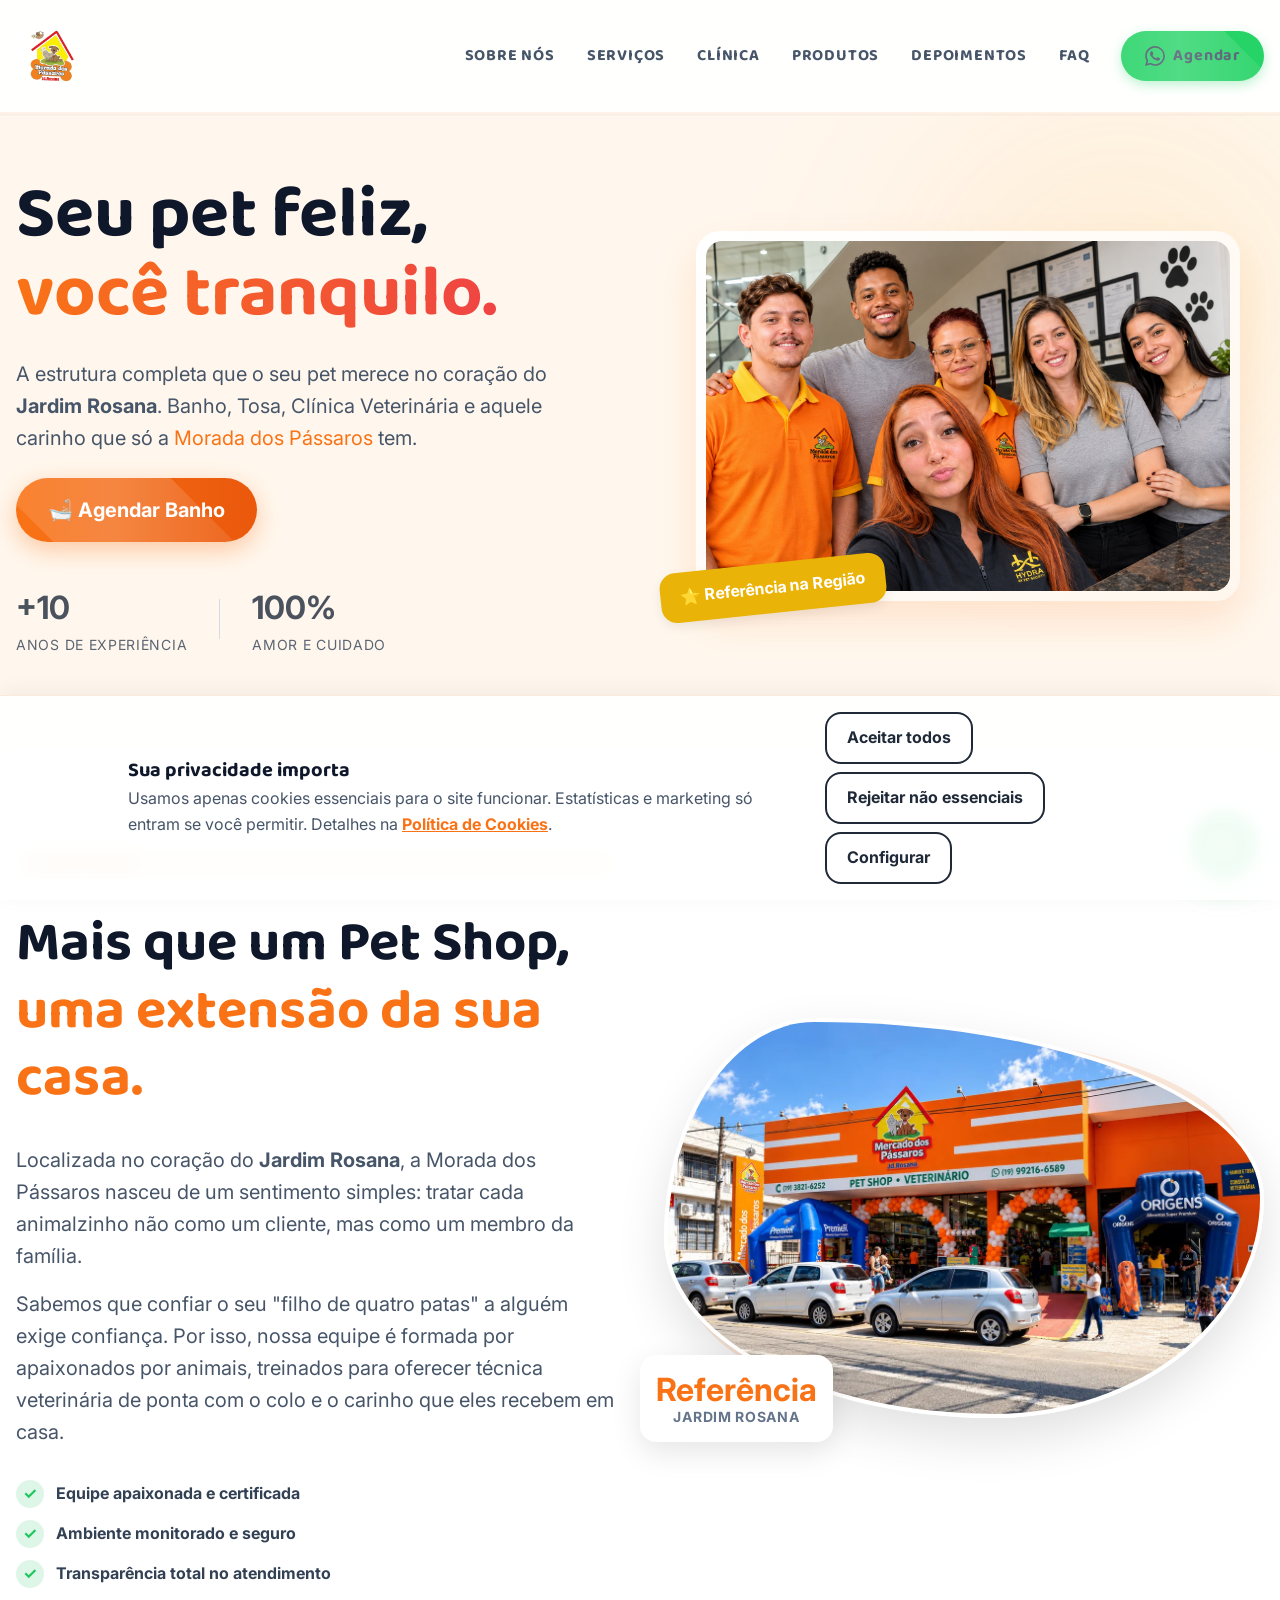
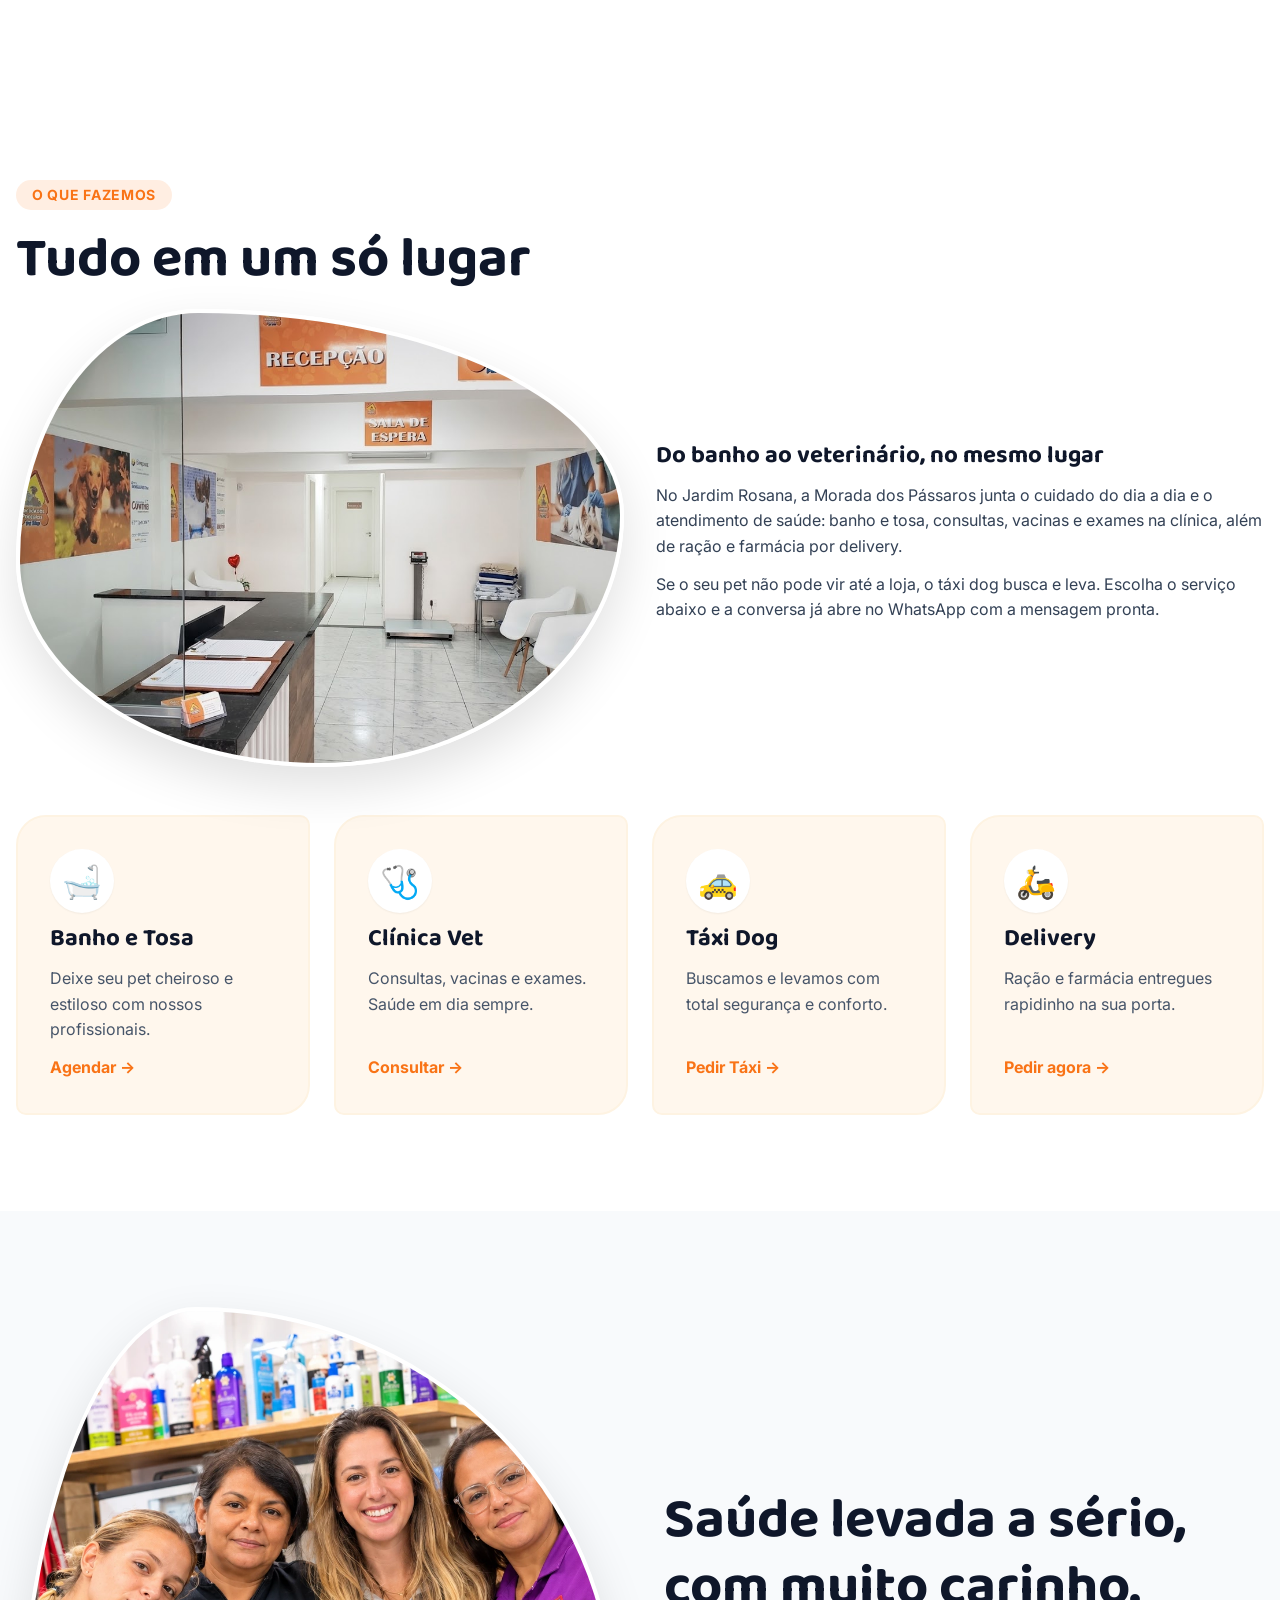
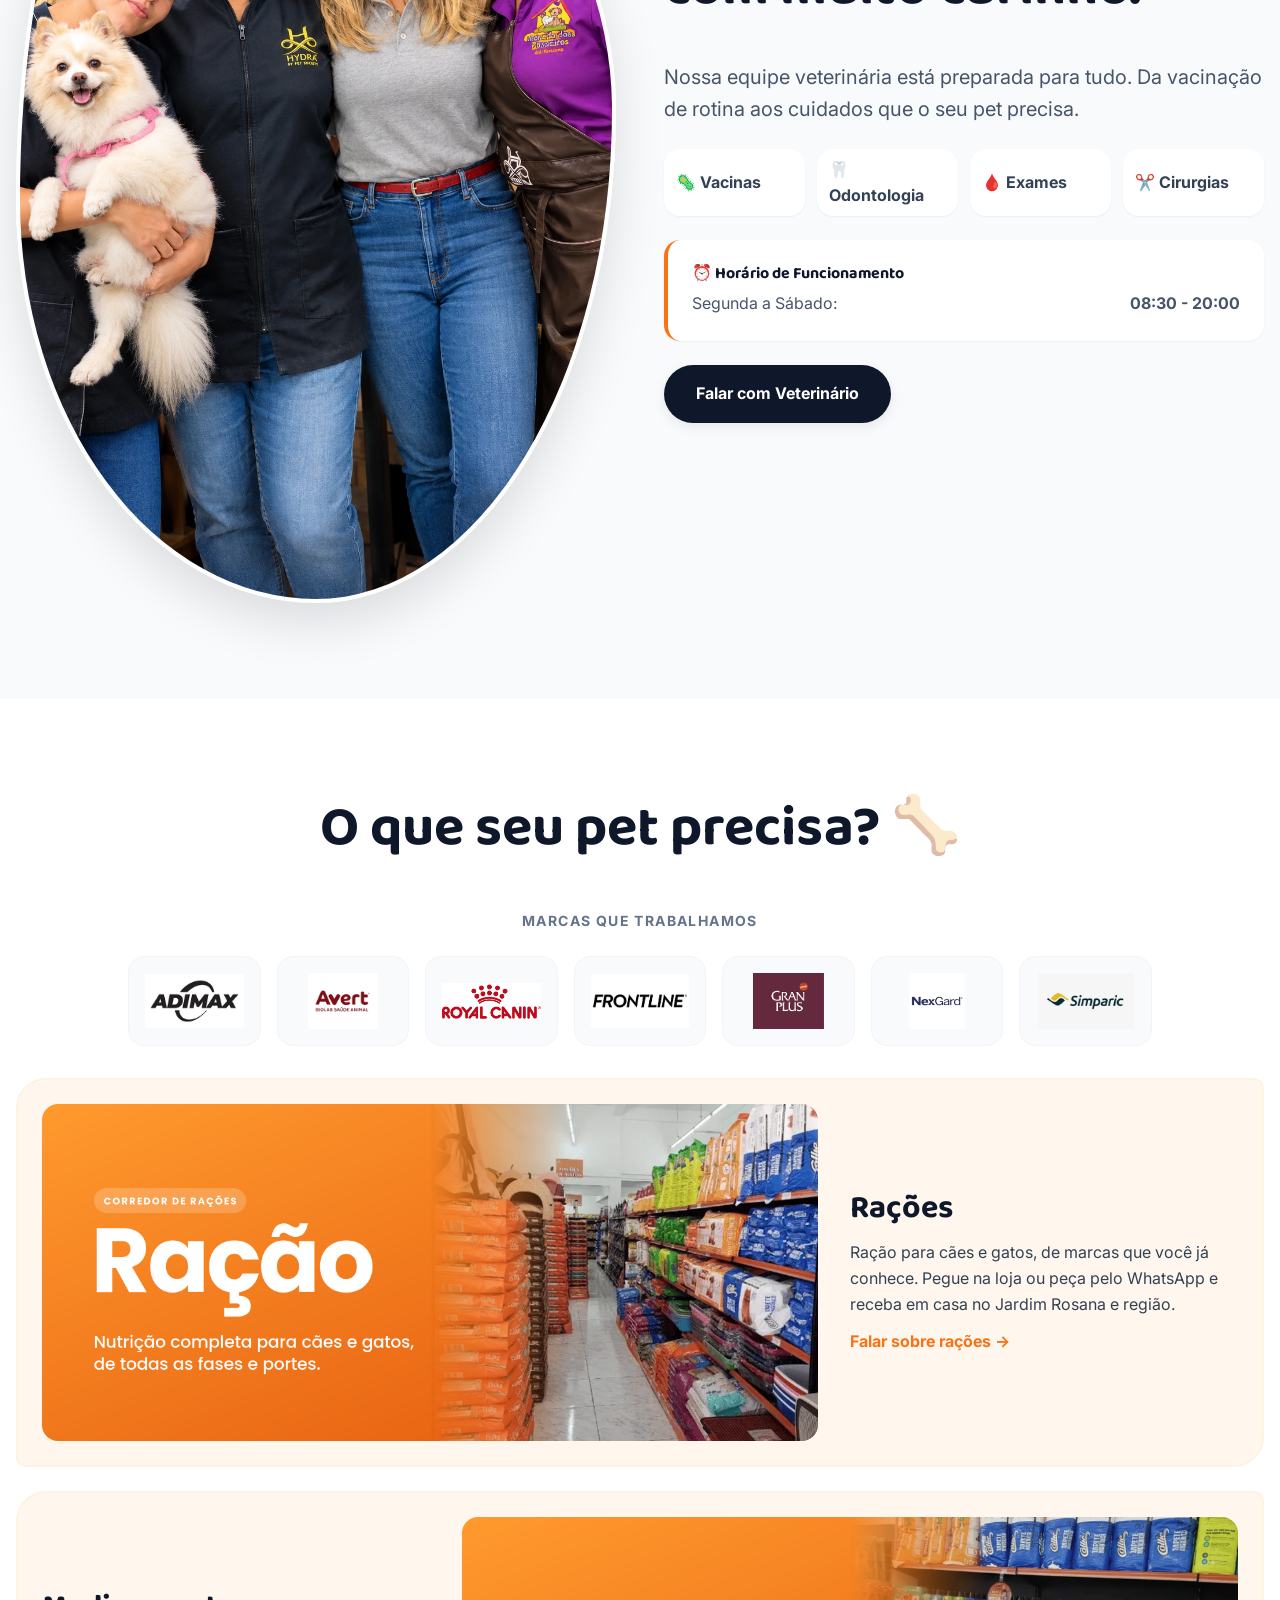
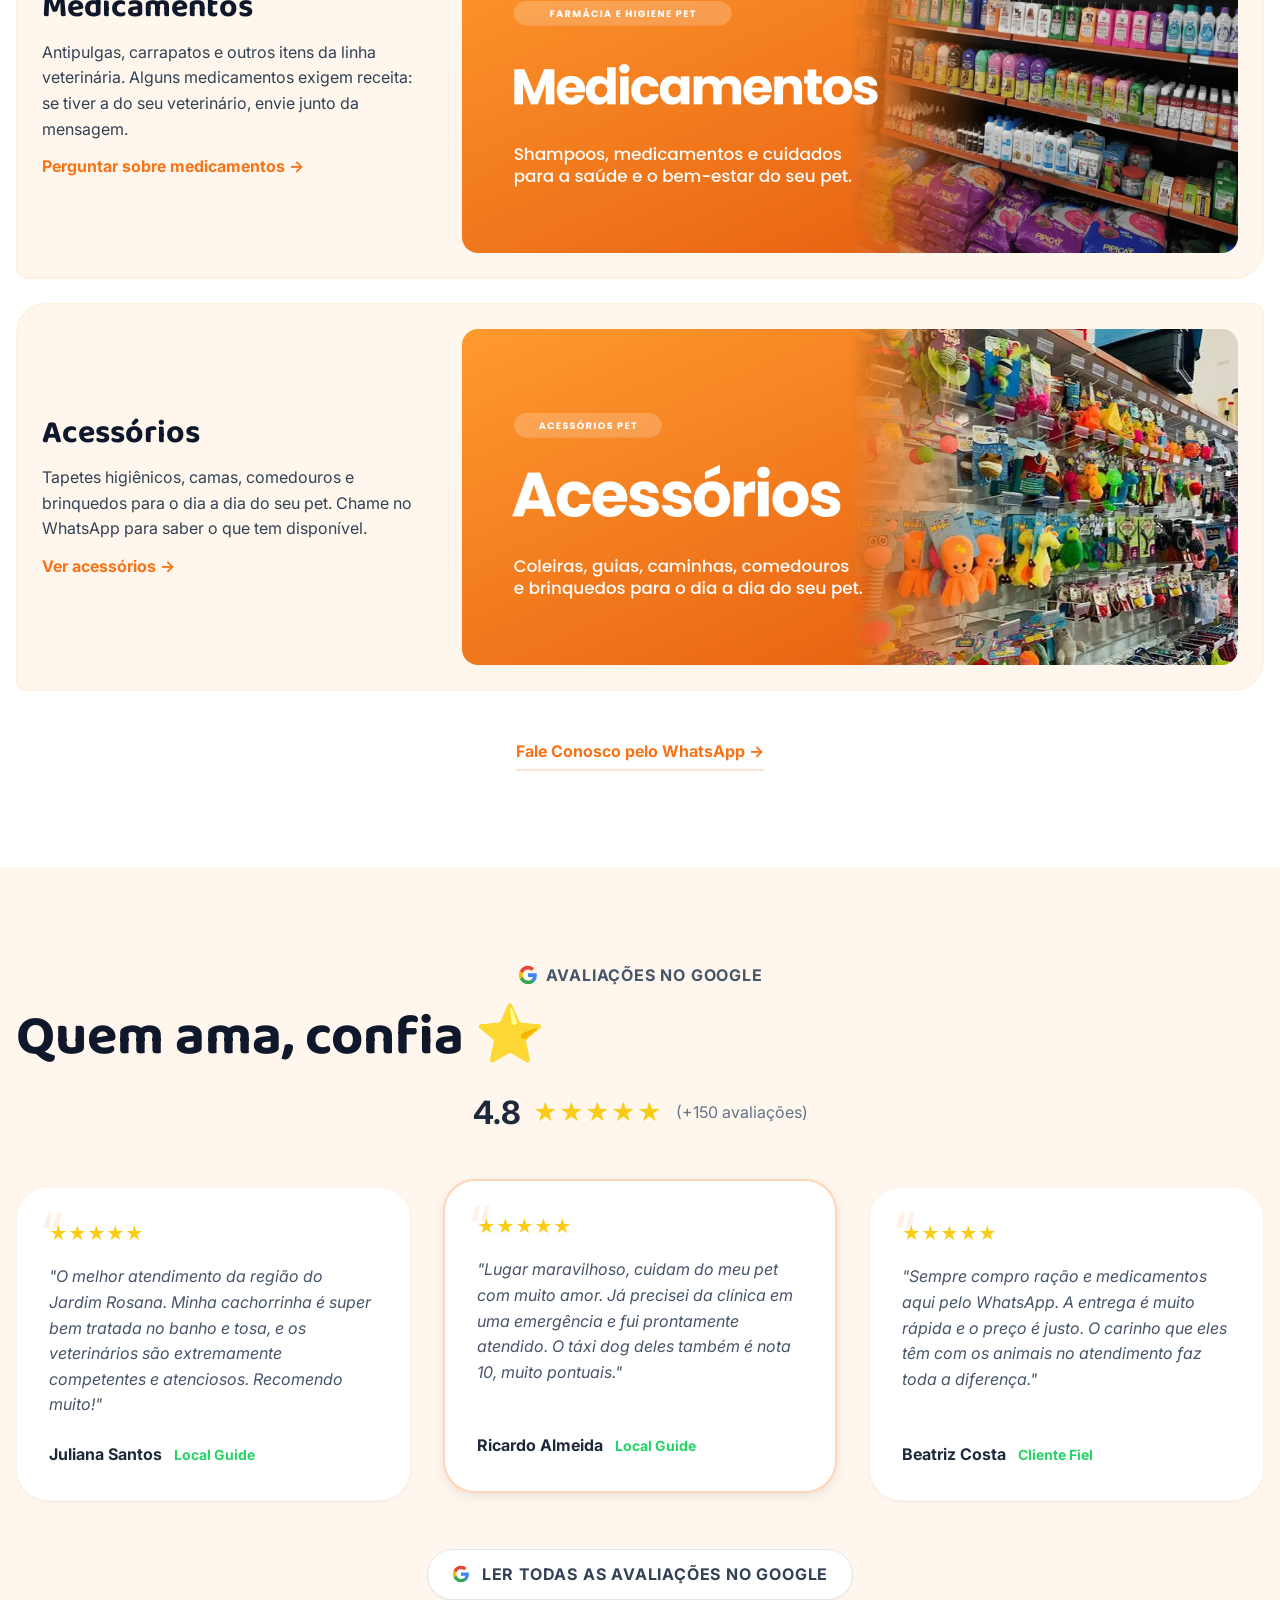
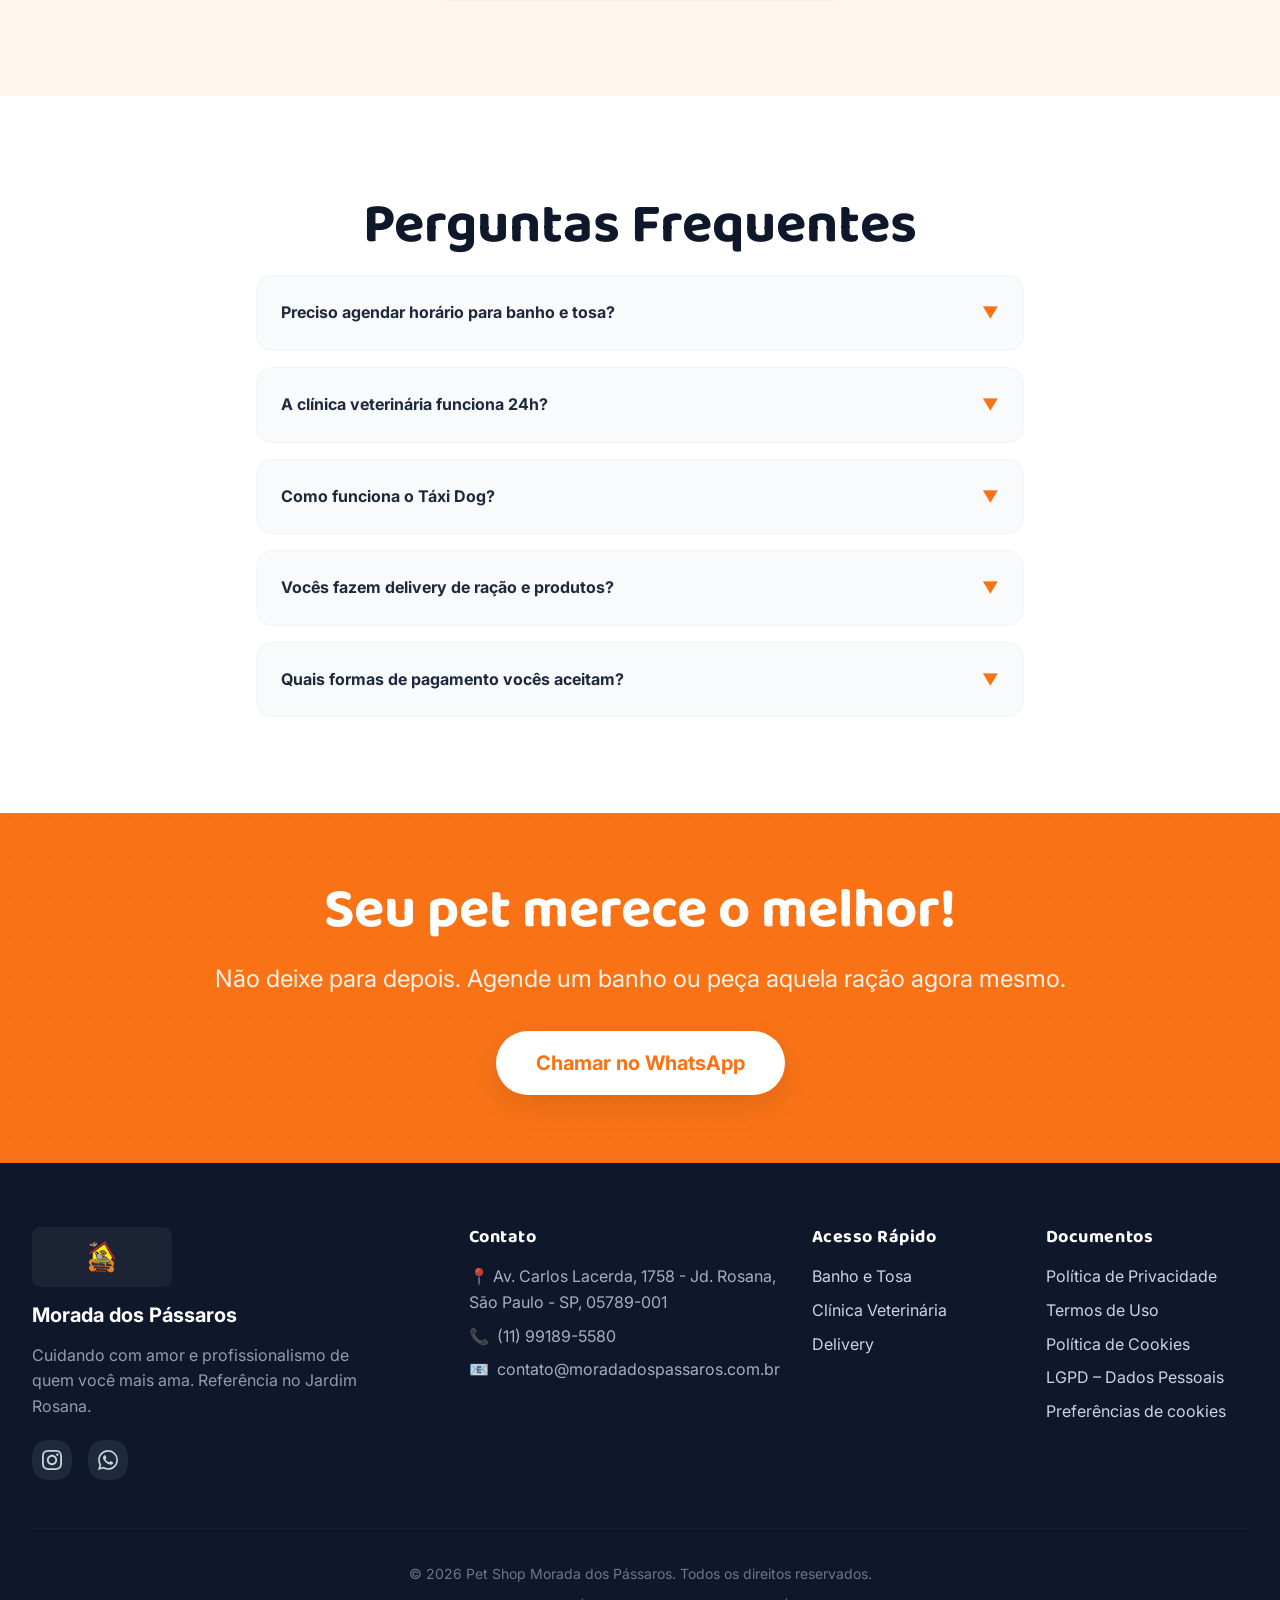
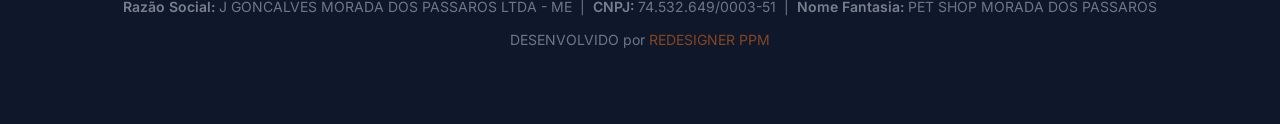
<file: index.html>
<!DOCTYPE html>
<html lang="pt-BR" class="scroll-smooth">
<head>
    <meta charset="UTF-8">
    <meta name="viewport" content="width=device-width, initial-scale=1.0">

    <title>Pet Shop & Clínica Veterinária no Jardim Rosana | Morada dos Pássaros</title>
    <meta name="description" content="Cuidado completo para seu pet! Banho e Tosa, Clínica Veterinária, Táxi Dog e Delivery de ração e acessórios. Atendimento no Jardim Rosana - SP.">
    <link rel="canonical" href="https://moradadospassaros.com.br/">

    <meta property="og:type" content="website">
    <meta property="og:title" content="Pet Shop Morada dos Pássaros | Cuidado completo para seu pet">
    <meta property="og:description" content="Banho e Tosa, Clínica Veterinária, Táxi Dog e Delivery no Jardim Rosana. Agende pelo WhatsApp!">
    <meta property="og:image" content="https://moradadospassaros.com.br/loja.webp">
    <meta property="og:url" content="https://moradadospassaros.com.br/">
    <meta property="og:site_name" content="Pet Shop Morada dos Pássaros">
    <meta property="og:locale" content="pt_BR">
    <meta name="twitter:card" content="summary_large_image">
    <meta name="twitter:title" content="Pet Shop Morada dos Pássaros | Cuidado completo para seu pet">
    <meta name="twitter:description" content="Banho e Tosa, Clínica Veterinária, Táxi Dog e Delivery no Jardim Rosana. Agende pelo WhatsApp!">
    <meta name="twitter:image" content="https://moradadospassaros.com.br/loja.webp">

    <link rel="icon" href="favicon.svg?v=1" type="image/svg+xml">
    <link rel="icon" href="logo.png?v=1" type="image/png" sizes="any">
    <link rel="apple-touch-icon" href="logo.png?v=1">

    <link rel="preconnect" href="https://fonts.googleapis.com">
    <link rel="preconnect" href="https://fonts.gstatic.com" crossorigin>
    <link href="https://fonts.googleapis.com/css2?family=Baloo+2:wght@500;700&family=Inter:wght@400;600;700&display=swap" rel="stylesheet">
    <link rel="stylesheet" href="style.css">

    <script type="application/ld+json">
    {
        "@context": "https://schema.org",
        "@type": "PetStore",
        "@id": "https://moradadospassaros.com.br",
        "name": "Pet Shop Morada dos Pássaros",
        "legalName": "J GONCALVES MORADA DOS PASSAROS LTDA - ME",
        "image": "https://moradadospassaros.com.br/loja.webp",
        "description": "Pet Shop e Clínica Veterinária com banho e tosa, táxi dog, delivery e atendimento veterinário no Jardim Rosana, São Paulo.",
        "address": {
            "@type": "PostalAddress",
            "streetAddress": "Av. Carlos Lacerda, 1758 - Jd. Rosana",
            "addressLocality": "São Paulo",
            "addressRegion": "SP",
            "postalCode": "05789-001",
            "addressCountry": "BR"
        },
        "geo": {
            "@type": "GeoCoordinates",
            "latitude": "-23.5505",
            "longitude": "-46.6333"
        },
        "openingHours": "Mo-Sa 08:30-20:00",
        "telephone": "+5511991895580",
        "email": "contato@moradadospassaros.com.br",
        "priceRange": "$$",
        "serviceType": [
            "Banho e Tosa",
            "Clínica Veterinária",
            "Táxi Dog",
            "Delivery"
        ]
    }
    </script>
</head>
<body class="antialiased">

    <a href="#main-content" class="sr-only">Pular para conteúdo principal</a>

    <header class="site-header" role="banner">
        <div class="header-inner">
            <a href="index.html" class="logo-link" aria-label="Página inicial">
                <img src="logo.png" alt="Logo Morada dos Pássaros" class="logo-img" width="72" height="72" loading="eager">
            </a>

            <nav class="nav-desktop" aria-label="Navegação principal">
                <a href="#sobre">Sobre Nós</a>
                <a href="#servicos">Serviços</a>
                <a href="#clinica">Clínica</a>
                <a href="#produtos">Produtos</a>
                <a href="#depoimentos">Depoimentos</a>
                <a href="#faq">FAQ</a>
                <a href="https://wa.me/5511991895580?text=Ol%C3%A1!%20Gostaria%20de%20agendar%20um%20servi%C3%A7o%20para%20meu%20pet."
                   class="btn-whatsapp">
                   <svg class="icon-whatsapp" viewBox="0 0 24 24" aria-hidden="true"><path d="M17.472 14.382c-.297-.149-1.758-.867-2.03-.967-.273-.099-.471-.148-.67.15-.197.297-.767.966-.94 1.164-.173.199-.347.223-.644.075-.297-.15-1.255-.463-2.39-1.475-.883-.788-1.48-1.761-1.653-2.059-.173-.297-.018-.458.13-.606.134-.133.298-.347.446-.52.149-.174.198-.298.298-.497.099-.198.05-.371-.025-.52-.075-.149-.669-1.612-.916-2.207-.242-.579-.487-.5-.669-.51-.173-.008-.371-.008-.57-.008-.198 0-.52.074-.792.372-.272.297-1.04 1.016-1.04 2.479 0 1.462 1.065 2.875 1.213 3.074.149.198 2.096 3.2 5.077 4.487.709.306 1.262.489 1.694.625.712.227 1.36.195 1.871.118.571-.085 1.758-.719 2.006-1.413.248-.694.248-1.289.173-1.413-.074-.124-.272-.198-.57-.347m-5.421 7.403h-.004a9.87 9.87 0 01-5.031-1.378l-.361-.214-3.741.982.998-3.648-.235-.374a9.86 9.86 0 01-1.51-5.26c.001-5.45 4.436-9.884 9.888-9.884 2.64 0 5.122 1.03 6.988 2.898a9.825 9.825 0 012.893 6.994c-.003 5.45-4.437 9.884-9.885 9.884m8.413-18.297A11.815 11.815 0 0012.05 0C5.495 0 .16 5.335.157 11.892c0 2.096.547 4.142 1.588 5.945L.057 24l6.305-1.654a11.882 11.882 0 005.683 1.448h.005c6.554 0 11.89-5.335 11.893-11.893a11.821 11.821 0 00-3.48-8.413Z"/></svg>
                   <span>Agendar</span>
                </a>
            </nav>

            <button class="menu-toggle" id="hamburguer" aria-label="Abrir menu" aria-expanded="false" aria-controls="mobile-menu">
                <svg class="menu-icon" viewBox="0 0 24 24" fill="none" stroke="currentColor" stroke-width="2.5" stroke-linecap="round" stroke-linejoin="round" aria-hidden="true"><path d="M4 6h16M4 12h16m-7 6h7"/></svg>
            </button>
        </div>

        <div class="mobile-menu" id="mobile-menu" hidden>
            <a href="#sobre">Sobre Nós</a>
            <a href="#servicos">Serviços</a>
            <a href="#clinica">Clínica Veterinária</a>
            <a href="#produtos">Produtos</a>
            <a href="#depoimentos">Depoimentos</a>
            <a href="#faq">FAQ</a>
            <a href="https://wa.me/5511991895580?text=Ol%C3%A1!%20Gostaria%20de%20agendar%20um%20servi%C3%A7o."
               class="btn-whatsapp-mobile">
               <svg class="icon-whatsapp" viewBox="0 0 24 24" aria-hidden="true"><path d="M17.472 14.382c-.297-.149-1.758-.867-2.03-.967-.273-.099-.471-.148-.67.15-.197.297-.767.966-.94 1.164-.173.199-.347.223-.644.075-.297-.15-1.255-.463-2.39-1.475-.883-.788-1.48-1.761-1.653-2.059-.173-.297-.018-.458.13-.606.134-.133.298-.347.446-.52.149-.174.198-.298.298-.497.099-.198.05-.371-.025-.52-.075-.149-.669-1.612-.916-2.207-.242-.579-.487-.5-.669-.51-.173-.008-.371-.008-.57-.008-.198 0-.52.074-.792.372-.272.297-1.04 1.016-1.04 2.479 0 1.462 1.065 2.875 1.213 3.074.149.198 2.096 3.2 5.077 4.487.709.306 1.262.489 1.694.625.712.227 1.36.195 1.871.118.571-.085 1.758-.719 2.006-1.413.248-.694.248-1.289.173-1.413-.074-.124-.272-.198-.57-.347m-5.421 7.403h-.004a9.87 9.87 0 01-5.031-1.378l-.361-.214-3.741.982.998-3.648-.235-.374a9.86 9.86 0 01-1.51-5.26c.001-5.45 4.436-9.884 9.888-9.884 2.64 0 5.122 1.03 6.988 2.898a9.825 9.825 0 012.893 6.994c-.003 5.45-4.437 9.884-9.885 9.884m8.413-18.297A11.815 11.815 0 0012.05 0C5.495 0 .16 5.335.157 11.892c0 2.096.547 4.142 1.588 5.945L.057 24l6.305-1.654a11.882 11.882 0 005.683 1.448h.005c6.554 0 11.89-5.335 11.893-11.893a11.821 11.821 0 00-3.48-8.413Z"/></svg>
               Chamar no WhatsApp
            </a>
        </div>
    </header>

    <main id="main-content">
        <section class="hero section-padding reveal">
            <div class="hero-bg-blob"></div>
            <div class="hero-inner">
                <div class="hero-content">
                    <h1 class="hero-title">
                        Seu pet feliz, <br>
                        <span class="highlight">você tranquilo.</span>
                    </h1>
                    <p class="hero-subtitle">
                        A estrutura completa que o seu pet merece no coração do <strong>Jardim Rosana</strong>. Banho, Tosa, Clínica Veterinária e aquele carinho que só a <span class="highlight-brand">Morada dos Pássaros</span> tem.
                    </p>
                    <div class="hero-ctas">
                        <a href="https://wa.me/5511991895580?text=Ol%C3%A1!%20Gostaria%20de%20agendar%20um%20banho%20para%20meu%20pet." class="btn-primary">🛁 Agendar Banho</a>
                        
                    </div>
                    <div class="hero-stats">
                        <div><span class="stat-number">+10</span><span class="stat-label">Anos de Experiência</span></div>
                        <div class="stat-divider"></div>
                        <div><span class="stat-number">100%</span><span class="stat-label">Amor e Cuidado</span></div>
                    </div>
                </div>
                <div class="hero-image">
                    <div class="hero-image-wrapper">
                        <img src="equipe.webp"
                             alt="Equipe veterinária da Morada dos Pássaros segurando um filhote e um gato"
                             class="hero-img" width="800" height="533" loading="eager" fetchpriority="high" decoding="async">
                    </div>
                    <div class="hero-badge">⭐ Referência na Região</div>
                </div>
            </div>
        </section>

        <section id="sobre" class="section-sobre section-padding reveal">
            <div class="container">
                <div class="sobre-grid">
                    <div class="sobre-text">
                        <span class="section-tag">Quem somos</span>
                        <h2 class="section-title">
                            Mais que um Pet Shop, <br>
                            <span class="highlight-brand">uma extensão da sua casa.</span>
                        </h2>
                        <p class="sobre-desc">
                            Localizada no coração do <strong>Jardim Rosana</strong>, a Morada dos Pássaros nasceu de um sentimento simples: tratar cada animalzinho não como um cliente, mas como um membro da família.
                        </p>
                        <p class="sobre-desc">
                            Sabemos que confiar o seu "filho de quatro patas" a alguém exige confiança. Por isso, nossa equipe é formada por apaixonados por animais, treinados para oferecer técnica veterinária de ponta com o colo e o carinho que eles recebem em casa.
                        </p>
                        <ul class="sobre-diferenciais">
                            <li>Equipe apaixonada e certificada</li>
                            <li>Ambiente monitorado e seguro</li>
                            <li>Transparência total no atendimento</li>
                        </ul>
                    </div>
                    <div class="sobre-image">
                        <div class="sobre-image-bg"></div>
                        <img src="loja.webp" alt="Fachada laranja da loja, com letreiro de pet shop e veterinário" class="sobre-img" width="600" height="400" loading="lazy" decoding="async">
                        <div class="sobre-badge">Referência <span>Jardim Rosana</span></div>
                    </div>
                </div>
            </div>
        </section>

        <section id="servicos" class="section-servicos section-padding reveal">
            <div class="container">
                <div class="section-heading">
                    <span class="section-tag">O que fazemos</span>
                    <h2 class="section-title">Tudo em um só lugar</h2>
                </div>
                <div class="servicos-intro">
                    <div class="servicos-carousel">
                        <div class="servicos-carousel-bg"></div>
                        <div class="carousel-track" tabindex="0" role="group" aria-roledescription="carrossel" aria-label="Fotos da estrutura">
                            <figure class="carousel-slide">
                                <img src="recepcao.webp" alt="Recepção com balcão, sala de espera e cadeiras brancas" width="1056" height="911" loading="lazy" decoding="async">
                            </figure>
                            <figure class="carousel-slide">
                                <img src="clinica.webp" alt="Entrada da clínica veterinária, com placa Clínica sobre o corredor de acesso" width="1056" height="906" loading="lazy" decoding="async">
                            </figure>
                            <figure class="carousel-slide">
                                <img src="consultorio.webp" alt="Sala cirúrgica com mesa, focos de luz, monitores e instrumentais organizados" width="1056" height="915" loading="lazy" decoding="async">
                            </figure>
                
                            <figure class="carousel-slide">
                                <img src="banho.webp" alt="Área de banho e tosa com funcionárias de uniforme laranja atendendo cães" width="1200" height="1031" loading="lazy" decoding="async">
                            </figure>
                            <figure class="carousel-slide">
                                <img src="equipe.webp" alt="Equipe da clínica veterinária em ação" width="1200" height="1031" loading="lazy" decoding="async">
                            </figure>
                        </div>
                    </div>
                    <div class="servicos-texto">
                        <h3>Do banho ao veterinário, no mesmo lugar</h3>
                        <p>No Jardim Rosana, a Morada dos Pássaros junta o cuidado do dia a dia e o atendimento de saúde: banho e tosa, consultas, vacinas e exames na clínica, além de ração e farmácia por delivery.</p>
                        <p>Se o seu pet não pode vir até a loja, o táxi dog busca e leva. Escolha o serviço abaixo e a conversa já abre no WhatsApp com a mensagem pronta.</p>
                    </div>
                </div>
                <div class="servicos-grid">
                    <div class="servico-card">
                        <div class="servico-icon">🛁</div>
                        <h3>Banho e Tosa</h3>
                        <p>Deixe seu pet cheiroso e estiloso com nossos profissionais.</p>
                        <a href="https://wa.me/5511991895580?text=Ol%C3%A1!%20Gostaria%20de%20agendar%20banho%20e%20tosa." class="servico-link">Agendar →</a>
                    </div>
                    <div class="servico-card">
                        <div class="servico-icon">🩺</div>
                        <h3>Clínica Vet</h3>
                        <p>Consultas, vacinas e exames. Saúde em dia sempre.</p>
                        <a href="https://wa.me/5511991895580?text=Ol%C3%A1!%20Preciso%20de%20uma%20consulta%20veterin%C3%A1ria." class="servico-link">Consultar →</a>
                    </div>
                    <div class="servico-card">
                        <div class="servico-icon">🚕</div>
                        <h3>Táxi Dog</h3>
                        <p>Buscamos e levamos com total segurança e conforto.</p>
                        <a href="https://wa.me/5511991895580?text=Ol%C3%A1!%20Gostaria%20de%20solicitar%20o%20T%C3%A1xi%20Dog." class="servico-link">Pedir Táxi →</a>
                    </div>
                    <div class="servico-card">
                        <div class="servico-icon">🛵</div>
                        <h3>Delivery</h3>
                        <p>Ração e farmácia entregues rapidinho na sua porta.</p>
                        <a href="https://wa.me/5511991895580?text=Ol%C3%A1!%20Gostaria%20de%20pedir%20produtos%20via%20delivery." class="servico-link">Pedir agora →</a>
                    </div>
                </div>
            </div>
        </section>

        <section id="clinica" class="section-clinica section-padding reveal">
            <div class="container">
                <div class="clinica-grid">
                    <div class="clinica-image">
                        <div class="clinica-image-bg"></div>
                        <img src="equipe2.webp" alt="Sala cirúrgica com mesa, focos de luz e instrumentais organizados" class="clinica-img" width="600" height="400" loading="lazy" decoding="async">
                    </div>
                    <div class="clinica-text">
                        <h2 class="section-title">Saúde levada a sério, <br>com muito carinho.</h2>
                        <p class="clinica-desc">Nossa equipe veterinária está preparada para tudo. Da vacinação de rotina aos cuidados que o seu pet precisa.</p>
                        <div class="clinica-especialidades">
                            <span>🦠 Vacinas</span>
                            <span>🦷 Odontologia</span>
                            <span>🩸 Exames</span>
                            <span>✂️ Cirurgias</span>
                        </div>
                        <div class="clinica-horario">
                            <h4>⏰ Horário de Funcionamento</h4>
                            <p><span>Segunda a Sábado:</span> <strong>08:30 - 20:00</strong></p>
                        </div>
                        <a href="https://wa.me/5511991895580?text=Ol%C3%A1!%20Preciso%20de%20atendimento%20veterin%C3%A1rio." class="btn-dark">Falar com Veterinário</a>
                    </div>
                </div>
            </div>
        </section>

        <section id="produtos" class="section-produtos section-padding reveal">
            <div class="container text-center">
                <h2 class="section-title">O que seu pet precisa? 🦴</h2>

                <p class="marcas-label">Marcas que trabalhamos</p>
                <div class="marcas-grid">
                    <div class="marca-item"><img src="adimax.png" alt="Adimax" width="120" height="56" loading="lazy" decoding="async"></div>
                    <div class="marca-item"><img src="avert.png" alt="Avert Biolab Saúde Animal" width="120" height="56" loading="lazy" decoding="async"></div>
                    <div class="marca-item"><img src="canin.png" alt="Royal Canin" width="120" height="56" loading="lazy" decoding="async"></div>
                    <div class="marca-item"><img src="frontline.png" alt="Frontline" width="120" height="56" loading="lazy" decoding="async"></div>
                    <div class="marca-item"><img src="grand-plus.png" alt="Gran Plus" width="120" height="56" loading="lazy" decoding="async"></div>
                    <div class="marca-item"><img src="nexgard.png" alt="NexGard" width="120" height="56" loading="lazy" decoding="async"></div>
                    <div class="marca-item"><img src="simparic.png" alt="Simparic" width="120" height="56" loading="lazy" decoding="async"></div>
                </div>

                <div class="produtos-faixas">
                    <article class="produto-faixa">
                        <img class="produto-faixa-img" src="delivery.webp" alt="Corredor da loja com pilhas de sacos de ração e prateleiras de higiene" width="944" height="1119" loading="lazy" decoding="async">
                        <div class="produto-faixa-texto">
                            <h3>Rações</h3>
                            <p>Ração para cães e gatos, de marcas que você já conhece. Pegue na loja ou peça pelo WhatsApp e receba em casa no Jardim Rosana e região.</p>
                            <a href="https://wa.me/5511991895580?text=Ol%C3%A1!%20Gostaria%20de%20saber%20sobre%20ra%C3%A7%C3%B5es." class="servico-link">Falar sobre rações →</a>
                        </div>
                    </article>
                    <article class="produto-faixa">
                        <div class="produto-faixa-texto">
                            <h3>Medicamentos</h3>
                            <p>Antipulgas, carrapatos e outros itens da linha veterinária. Alguns medicamentos exigem receita: se tiver a do seu veterinário, envie junto da mensagem.</p>
                            <a href="https://wa.me/5511991895580?text=Ol%C3%A1!%20Gostaria%20de%20saber%20sobre%20medicamentos%20para%20meu%20pet." class="servico-link">Perguntar sobre medicamentos →</a>
                        </div>
                        <img class="produto-faixa-img" src="delivery1.webp" alt="Prateleiras com shampoos, sprays e produtos de cuidado para pets" width="928" height="1037" loading="lazy" decoding="async">
                    </article>
                    <article class="produto-faixa">
                        <div class="produto-faixa-texto">
                            <h3>Acessórios</h3>
                            <p>Tapetes higiênicos, camas, comedouros e brinquedos para o dia a dia do seu pet. Chame no WhatsApp para saber o que tem disponível.</p>
                            <a href="https://wa.me/5511991895580?text=Ol%C3%A1!%20Gostaria%20de%20saber%20sobre%20acess%C3%B3rios." class="servico-link">Ver acessórios →</a>
                        </div>
                        <img class="produto-faixa-img" src="delivery2.webp" alt="Corredor da loja com sacos de ração, camas para pets e tapetes higiênicos" width="490" height="581" loading="lazy" decoding="async">
                    </article>
                </div>

                <div class="produtos-cta">
                    <a href="https://wa.me/5511991895580?text=Ol%C3%A1!%20Gostaria%20de%20saber%20mais%20sobre%20produtos." target="_blank" rel="noopener noreferrer" class="produtos-link">Fale Conosco pelo WhatsApp <span>→</span></a>
                </div>
            </div>
        </section>

        <section id="depoimentos" class="section-depoimentos section-padding reveal">
            <div class="container">
                <div class="section-heading">
                    <div class="google-badge">
                        <svg viewBox="0 0 24 24" aria-hidden="true"><path d="M22.56 12.25c0-.78-.07-1.53-.2-2.25H12v4.26h5.92c-.26 1.37-1.04 2.53-2.21 3.31v2.77h3.57c2.08-1.92 3.28-4.74 3.28-8.09z" fill="#4285F4"/><path d="M12 23c2.97 0 5.46-.98 7.28-2.66l-3.57-2.77c-.98.66-2.23 1.06-3.71 1.06-2.86 0-5.29-1.93-6.16-4.53H2.18v2.84C3.99 20.53 7.7 23 12 23z" fill="#34A853"/><path d="M5.84 14.09c-.22-.66-.35-1.36-.35-2.09s.13-1.43.35-2.09V7.07H2.18C1.43 8.55 1 10.22 1 12s.43 3.45 1.18 4.93l3.66-2.84z" fill="#FBBC05"/><path d="M12 5.38c1.62 0 3.06.56 4.21 1.66l3.15-3.15C17.45 2.09 14.97 1 12 1 7.7 1 3.99 3.47 2.18 7.07l3.66 2.84c.87-2.6 3.3-4.53 6.34-4.53z" fill="#EA4335"/></svg>
                        <span>Avaliações no Google</span>
                    </div>
                    <h2 class="section-title">Quem ama, confia ⭐</h2>
                    <div class="avaliacao-resumo">
                        <span class="nota">4.8</span>
                        <span class="estrelas">★★★★★</span>
                        <span class="total">(+150 avaliações)</span>
                    </div>
                </div>
                <div class="depoimentos-grid">
                    <blockquote class="depoimento">
                        <div class="estrelas">★★★★★</div>
                        <p>"O melhor atendimento da região do Jardim Rosana. Minha cachorrinha é super bem tratada no banho e tosa, e os veterinários são extremamente competentes e atenciosos. Recomendo muito!"</p>
                        <footer><cite>Juliana Santos</cite> <span>Local Guide</span></footer>
                    </blockquote>
                    <blockquote class="depoimento destaque">
                        <div class="estrelas">★★★★★</div>
                        <p>"Lugar maravilhoso, cuidam do meu pet com muito amor. Já precisei da clínica em uma emergência e fui prontamente atendido. O táxi dog deles também é nota 10, muito pontuais."</p>
                        <footer><cite>Ricardo Almeida</cite> <span>Local Guide</span></footer>
                    </blockquote>
                    <blockquote class="depoimento">
                        <div class="estrelas">★★★★★</div>
                        <p>"Sempre compro ração e medicamentos aqui pelo WhatsApp. A entrega é muito rápida e o preço é justo. O carinho que eles têm com os animais no atendimento faz toda a diferença."</p>
                        <footer><cite>Beatriz Costa</cite> <span>Cliente Fiel</span></footer>
                    </blockquote>
                </div>
                <div class="depoimentos-cta">
                    <a href="https://www.google.com/maps/search/Morada+dos+Passaros+Jardim+Rosana" target="_blank" rel="noopener noreferrer" class="btn-google">
                        <svg viewBox="0 0 24 24" aria-hidden="true"><path d="M22.56 12.25c0-.78-.07-1.53-.2-2.25H12v4.26h5.92c-.26 1.37-1.04 2.53-2.21 3.31v2.77h3.57c2.08-1.92 3.28-4.74 3.28-8.09z" fill="#4285F4"/><path d="M12 23c2.97 0 5.46-.98 7.28-2.66l-3.57-2.77c-.98.66-2.23 1.06-3.71 1.06-2.86 0-5.29-1.93-6.16-4.53H2.18v2.84C3.99 20.53 7.7 23 12 23z" fill="#34A853"/><path d="M5.84 14.09c-.22-.66-.35-1.36-.35-2.09s.13-1.43.35-2.09V7.07H2.18C1.43 8.55 1 10.22 1 12s.43 3.45 1.18 4.93l3.66-2.84z" fill="#FBBC05"/><path d="M12 5.38c1.62 0 3.06.56 4.21 1.66l3.15-3.15C17.45 2.09 14.97 1 12 1 7.7 1 3.99 3.47 2.18 7.07l3.66 2.84c.87-2.6 3.3-4.53 6.34-4.53z" fill="#EA4335"/></svg>
                        Ler todas as avaliações no Google
                    </a>
                </div>
            </div>
        </section>

        <section id="faq" class="section-faq section-padding reveal">
            <div class="container">
                <h2 class="section-title text-center">Perguntas Frequentes</h2>
                <div class="faq-list">
                    <details>
                        <summary>Preciso agendar horário para banho e tosa? <span class="faq-icon" aria-hidden="true">▼</span></summary>
                        <p>Recomendamos agendar pelo WhatsApp para garantir seu horário, mas também atendemos pets sem hora marcada conforme a disponibilidade do dia.</p>
                    </details>
                    <details>
                        <summary>A clínica veterinária funciona 24h? <span class="faq-icon" aria-hidden="true">▼</span></summary>
                        <p>Não, nossa clínica veterinária funciona de segunda a sábado, das 08:30 às 20:00.</p>
                    </details>
                    <details>
                        <summary>Como funciona o Táxi Dog? <span class="faq-icon" aria-hidden="true">▼</span></summary>
                        <p>Buscamos e levamos seu pet em casa para banho, tosa ou consulta. Chame no WhatsApp para verificar disponibilidade na sua região.</p>
                    </details>
                    <details>
                        <summary>Vocês fazem delivery de ração e produtos? <span class="faq-icon" aria-hidden="true">▼</span></summary>
                        <p>Sim! Faça seu pedido direto pelo WhatsApp e receba em casa no Jardim Rosana e região.</p>
                    </details>
                    <details>
                        <summary>Quais formas de pagamento vocês aceitam? <span class="faq-icon" aria-hidden="true">▼</span></summary>
                        <p>Aceitamos Pix, cartão de crédito, débito e dinheiro.</p>
                    </details>
                </div>
            </div>
        </section>

        <section class="section-cta-final reveal">
            <div class="container text-center">
                <h2>Seu pet merece o melhor!</h2>
                <p>Não deixe para depois. Agende um banho ou peça aquela ração agora mesmo.</p>
                <a href="https://wa.me/5511991895580?text=Ol%C3%A1!%20Vim%20pelo%20site." class="btn-white">Chamar no WhatsApp</a>
            </div>
        </section>
    </main>

    <footer class="site-footer">
        <div class="container">
            <div class="footer-grid">
                <div class="footer-brand">
                    <img src="logo.png" alt="Logo Morada dos Pássaros" class="footer-logo" width="140" height="48" loading="lazy" decoding="async">
                    <span class="footer-name">Morada dos Pássaros</span>
                    <p>Cuidando com amor e profissionalismo de quem você mais ama. Referência no Jardim Rosana.</p>
                    <div class="social-icons">
                        <a href="https://www.instagram.com/moradadospassaros_jardimrosana/" target="_blank" rel="noopener noreferrer" aria-label="Instagram">
                            <svg viewBox="0 0 24 24" aria-hidden="true"><path d="M12 2.163c3.204 0 3.584.012 4.85.07 3.252.148 4.771 1.691 4.919 4.919.058 1.265.069 1.645.069 4.849 0 3.205-.012 3.584-.069 4.849-.149 3.225-1.664 4.771-4.919 4.919-1.266.058-1.644.07-4.85.07-3.204 0-3.584-.012-4.849-.07-3.26-.149-4.771-1.699-4.919-4.92-.058-1.265-.07-1.644-.07-4.849 0-3.204.013-3.583.07-4.849.149-3.227 1.664-4.771 4.919-4.919 1.266-.057 1.645-.069 4.849-.069zm0-2.163c-3.259 0-3.667.014-4.947.072-4.358.2-6.78 2.618-6.98 6.98-.059 1.281-.073 1.689-.073 4.948 0 3.259.014 3.668.072 4.948.2 4.358 2.618 6.78 6.98 6.98 1.281.058 1.689.072 4.948.072 3.259 0 3.668-.014 4.948-.072 4.354-.2 6.782-2.618 6.979-6.98.059-1.28.073-1.689.073-4.948 0-3.259-.014-3.667-.072-4.947-.196-4.354-2.617-6.78-6.979-6.98-1.281-.059-1.69-.073-4.949-.073zm0 5.838c-3.403 0-6.162 2.759-6.162 6.162s2.759 6.163 6.162 6.163 6.162-2.759 6.162-6.163c0-3.403-2.759-6.162-6.162-6.162zm0 10.162c-2.209 0-4-1.79-4-4 0-2.209 1.791-4 4-4s4 1.791 4 4c0 2.21-1.791 4-4 4zm6.406-11.845c-.796 0-1.441.645-1.441 1.44s.645 1.44 1.441 1.44c.795 0 1.439-.645 1.439-1.44s-.644-1.44-1.439-1.44z"/></svg>
                        </a>
                        <a href="https://wa.me/5511991895580?text=Ol%C3%A1!%20Vim%20pelo%20site." target="_blank" rel="noopener noreferrer" aria-label="WhatsApp">
                            <svg viewBox="0 0 24 24" aria-hidden="true"><path d="M17.472 14.382c-.297-.149-1.758-.867-2.03-.967-.273-.099-.471-.148-.67.15-.197.297-.767.966-.94 1.164-.173.199-.347.223-.644.075-.297-.15-1.255-.463-2.39-1.475-.883-.788-1.48-1.761-1.653-2.059-.173-.297-.018-.458.13-.606.134-.133.298-.347.446-.52.149-.174.198-.298.298-.497.099-.198.05-.371-.025-.52-.075-.149-.669-1.612-.916-2.207-.242-.579-.487-.5-.669-.51-.173-.008-.371-.008-.57-.008-.198 0-.52.074-.792.372-.272.297-1.04 1.016-1.04 2.479 0 1.462 1.065 2.875 1.213 3.074.149.198 2.096 3.2 5.077 4.487.709.306 1.262.489 1.694.625.712.227 1.36.195 1.871.118.571-.085 1.758-.719 2.006-1.413.248-.694.248-1.289.173-1.413-.074-.124-.272-.198-.57-.347m-5.421 7.403h-.004a9.87 9.87 0 01-5.031-1.378l-.361-.214-3.741.982.998-3.648-.235-.374a9.86 9.86 0 01-1.51-5.26c.001-5.45 4.436-9.884 9.888-9.884 2.64 0 5.122 1.03 6.988 2.898a9.825 9.825 0 012.893 6.994c-.003 5.45-4.437 9.884-9.885 9.884m8.413-18.297A11.815 11.815 0 0012.05 0C5.495 0 .16 5.335.157 11.892c0 2.096.547 4.142 1.588 5.945L.057 24l6.305-1.654a11.882 11.882 0 005.683 1.448h.005c6.554 0 11.89-5.335 11.893-11.893a11.821 11.821 0 00-3.48-8.413z"/></svg>
                        </a>
                    </div>
                </div>
                <div class="footer-contact">
                    <h4>Contato</h4>
                    <ul>
                        <li>📍 Av. Carlos Lacerda, 1758 - Jd. Rosana, São Paulo - SP, 05789-001</li>
                        <li>📞 <a href="tel:+5511991895580" aria-label="Telefone do Pet Shop">(11) 99189-5580</a></li>
                        <li>📧 <a href="mailto:contato@moradadospassaros.com.br">contato@moradadospassaros.com.br</a></li>
                    </ul>
                </div>
                <div class="footer-links">
                    <h4>Acesso Rápido</h4>
                    <ul>
                        <li><a href="#servicos">Banho e Tosa</a></li>
                        <li><a href="#clinica">Clínica Veterinária</a></li>
                        <li><a href="#produtos">Delivery</a></li>
                    </ul>
                </div>
                <div class="footer-links">
                    <h4>Documentos</h4>
                    <ul>
                        <li><a href="privacidade.html">Política de Privacidade</a></li>
                        <li><a href="termos.html">Termos de Uso</a></li>
                        <li><a href="cookies.html">Política de Cookies</a></li>
                        <li><a href="lgpd.html">LGPD – Dados Pessoais</a></li>
                        <li><button type="button" class="link-button" id="cookie-settings">Preferências de cookies</button></li>
                    </ul>
                </div>
            </div>
            <div class="footer-copy">
                <p>&copy; 2026 Pet Shop Morada dos Pássaros. Todos os direitos reservados.</p>
                <p>
                    <strong>Razão Social:</strong> J GONCALVES MORADA DOS PASSAROS LTDA - ME &nbsp;|&nbsp;
                    <strong>CNPJ:</strong> 74.532.649/0003-51 &nbsp;|&nbsp;
                    <strong>Nome Fantasia:</strong> PET SHOP MORADA DOS PASSAROS
                </p>
                <p>DESENVOLVIDO por <a href="https://redesigner.com.br" target="_blank" rel="noopener noreferrer">REDESIGNER PPM</a></p>
            </div>
        </div>
    </footer>

    <div id="lgpd-modal" class="lgpd-banner" role="region" aria-labelledby="lgpd-title" hidden>
        <div class="lgpd-content">
            <div class="lgpd-text">
                <h5 id="lgpd-title">Sua privacidade importa</h5>
                <p>Usamos apenas cookies essenciais para o site funcionar. Estatísticas e marketing só entram se você permitir. Detalhes na <a href="cookies.html">Política de Cookies</a>.</p>
            </div>
            <div class="lgpd-actions">
                <button type="button" class="btn-consent" id="btn-aceitar-lgpd">Aceitar todos</button>
                <button type="button" class="btn-consent" id="btn-rejeitar-lgpd">Rejeitar não essenciais</button>
                <button type="button" class="btn-consent" id="btn-config-lgpd">Configurar</button>
            </div>
        </div>
    </div>

    <dialog id="cookie-prefs" class="site-dialog" aria-labelledby="cookie-prefs-title">
        <h2 id="cookie-prefs-title">Preferências de cookies</h2>
        <p>Escolha o que permitir. Você pode mudar de ideia quando quiser, em "Preferências de cookies" no rodapé.</p>
        <label class="pref-row"><input type="checkbox" checked disabled><span><strong>Essenciais</strong> Necessários para o site funcionar. Sempre ativos.</span></label>
        <label class="pref-row"><input type="checkbox" id="pref-analytics"><span><strong>Estatísticas</strong> Ajudam a entender como o site é usado. Hoje o site não carrega essa ferramenta; se isso mudar, só funcionará com sua permissão.</span></label>
        <label class="pref-row"><input type="checkbox" id="pref-marketing"><span><strong>Marketing</strong> Anúncios e remarketing. Hoje o site não carrega essa ferramenta; se isso mudar, só funcionará com sua permissão.</span></label>
        <div class="dialog-actions">
            <button type="button" class="btn-consent" id="btn-salvar-prefs">Salvar preferências</button>
            <button type="button" class="btn-consent" data-close>Cancelar</button>
        </div>
    </dialog>

    <button type="button" class="whatsapp-float" id="wa-open" aria-label="Falar no WhatsApp" aria-haspopup="dialog">
        <svg viewBox="0 0 24 24" aria-hidden="true"><path d="M17.472 14.382c-.297-.149-1.758-.867-2.03-.967-.273-.099-.471-.148-.67.15-.197.297-.767.966-.94 1.164-.173.199-.347.223-.644.075-.297-.15-1.255-.463-2.39-1.475-.883-.788-1.48-1.761-1.653-2.059-.173-.297-.018-.458.13-.606.134-.133.298-.347.446-.52.149-.174.198-.298.298-.497.099-.198.05-.371-.025-.52-.075-.149-.669-1.612-.916-2.207-.242-.579-.487-.5-.669-.51-.173-.008-.371-.008-.57-.008-.198 0-.52.074-.792.372-.272.297-1.04 1.016-1.04 2.479 0 1.462 1.065 2.875 1.213 3.074.149.198 2.096 3.2 5.077 4.487.709.306 1.262.489 1.694.625.712.227 1.36.195 1.871.118.571-.085 1.758-.719 2.006-1.413.248-.694.248-1.289.173-1.413-.074-.124-.272-.198-.57-.347m-5.421 7.403h-.004a9.87 9.87 0 01-5.031-1.378l-.361-.214-3.741.982.998-3.648-.235-.374a9.86 9.86 0 01-1.51-5.26c.001-5.45 4.436-9.884 9.888-9.884 2.64 0 5.122 1.03 6.988 2.898a9.825 9.825 0 012.893 6.994c-.003 5.45-4.437 9.884-9.885 9.884m8.413-18.297A11.815 11.815 0 0012.05 0C5.495 0 .16 5.335.157 11.892c0 2.096.547 4.142 1.588 5.945L.057 24l6.305-1.654a11.882 11.882 0 005.683 1.448h.005c6.554 0 11.89-5.335 11.893-11.893a11.821 11.821 0 00-3.48-8.413z"/></svg>
    </button>

    <dialog id="wa-dialog" class="site-dialog" aria-labelledby="wa-title">
        <h2 id="wa-title">Fale com a Morada dos Pássaros</h2>
        <p>Agende banho e tosa, marque uma consulta, peça o táxi dog ou encomende ração. A conversa continua no WhatsApp.</p>
        <p class="dialog-note">Ao continuar, o WhatsApp abre em uma nova aba e passa a tratar seus dados conforme os termos e a política de privacidade dele.</p>
        <div class="dialog-actions">
            <a href="https://wa.me/5511991895580?text=Ol%C3%A1!%20Vim%20pelo%20site." class="btn-primary" target="_blank" rel="noopener noreferrer">Continuar no WhatsApp</a>
            <button type="button" class="btn-consent" data-close>Fechar</button>
        </div>
    </dialog>

    <script src="script.js" defer></script>
</body>
</html>
</file>
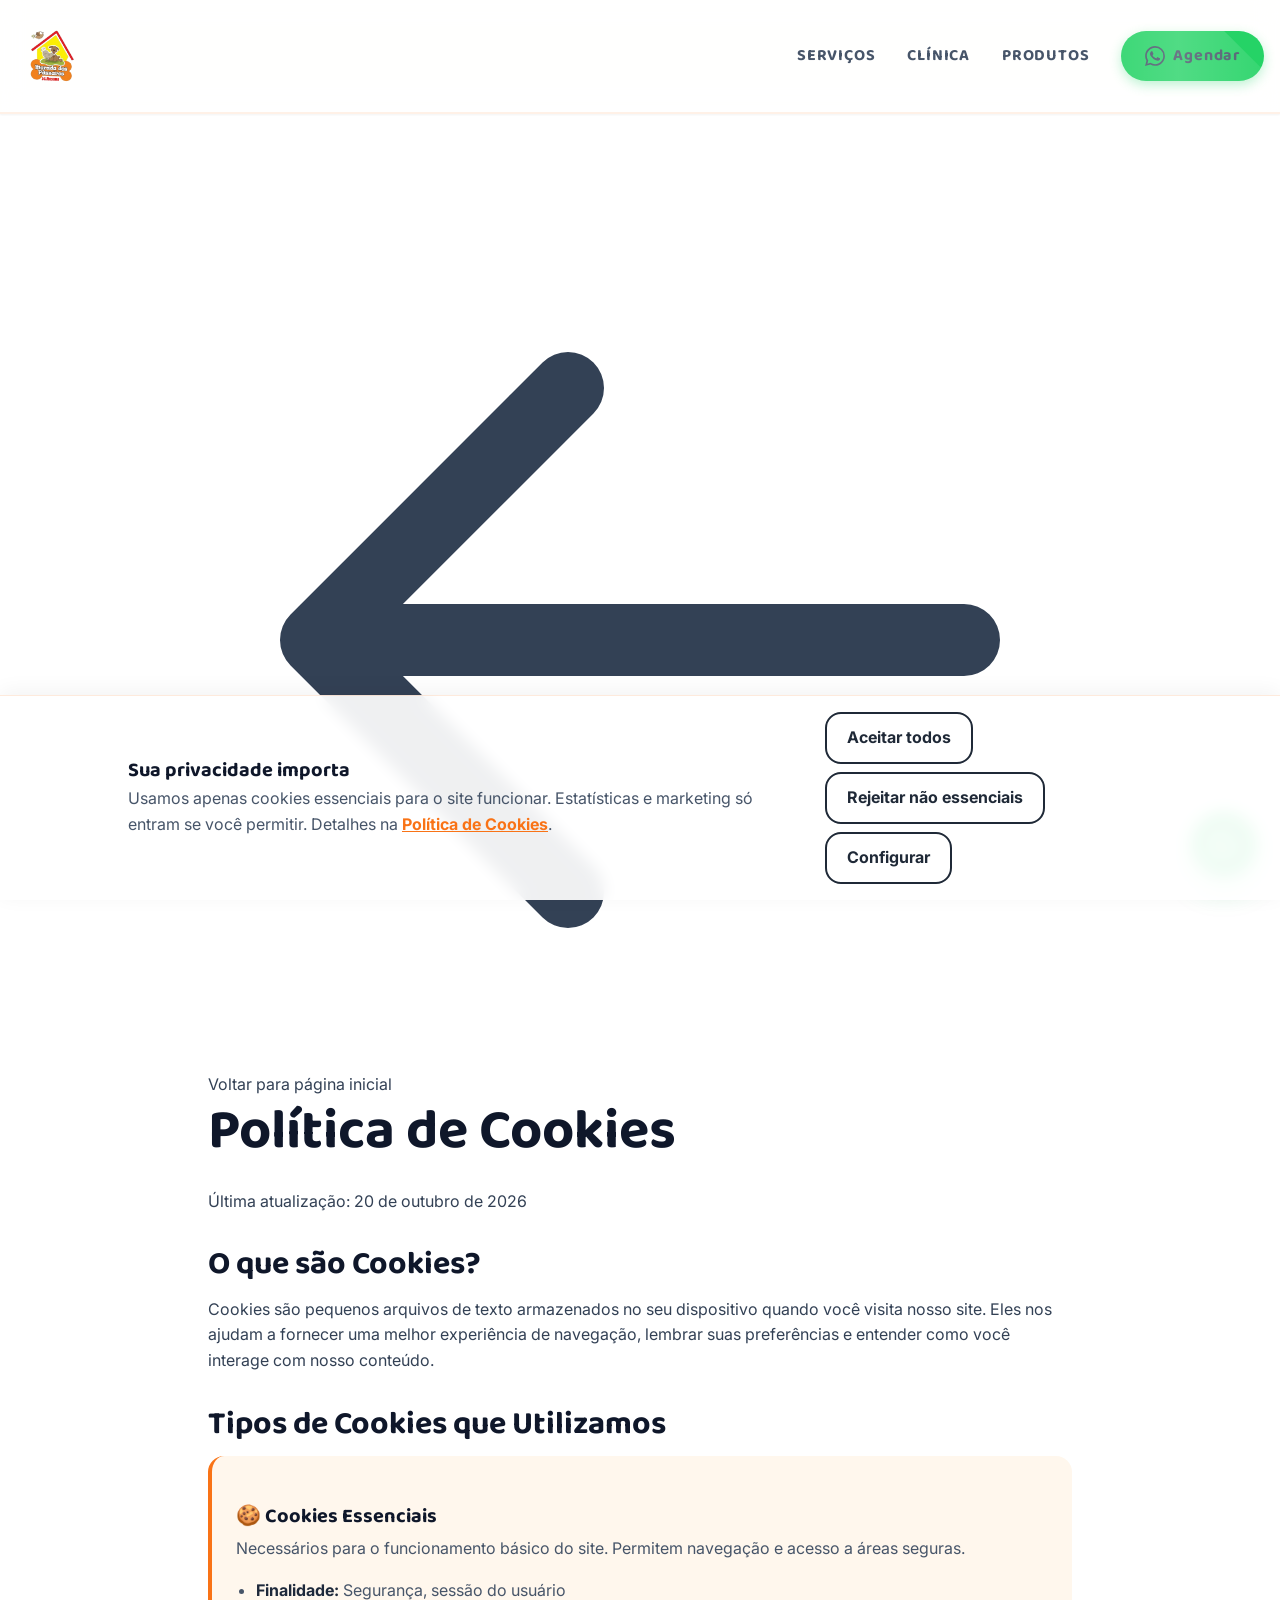
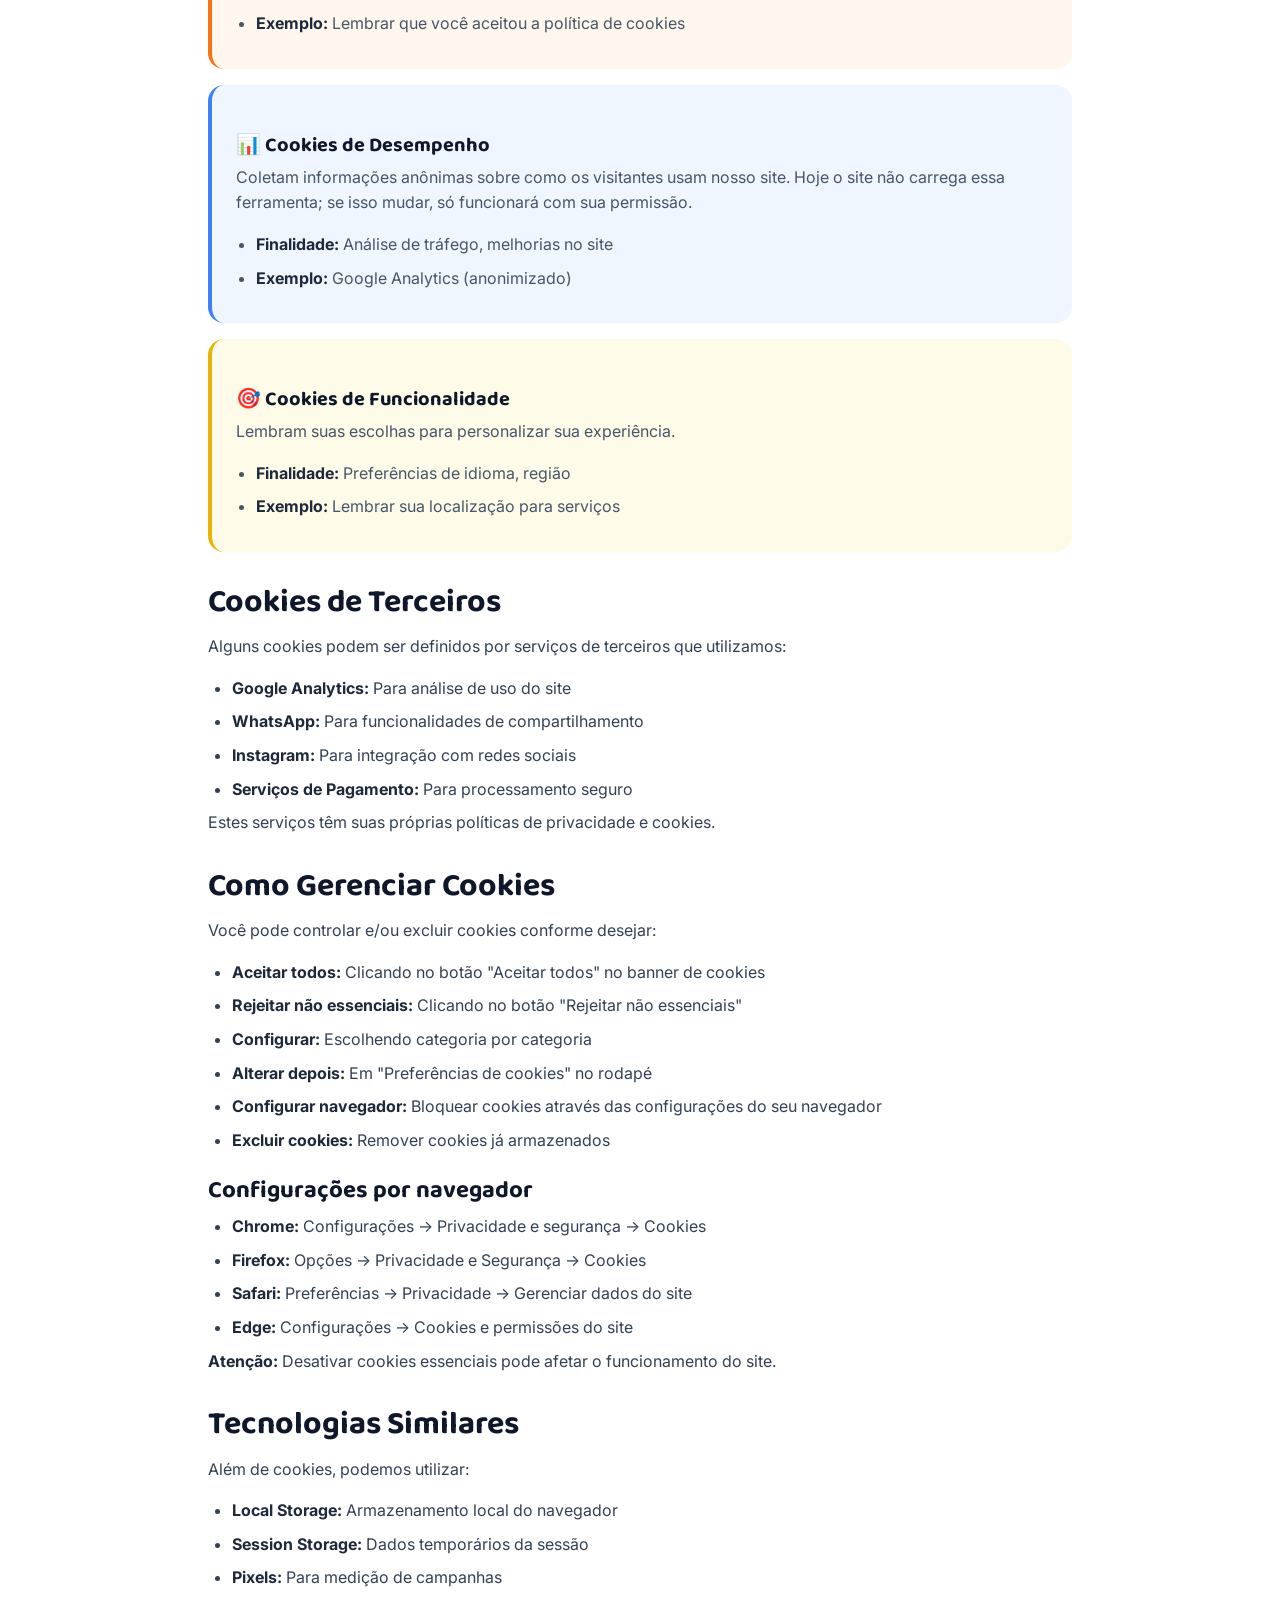
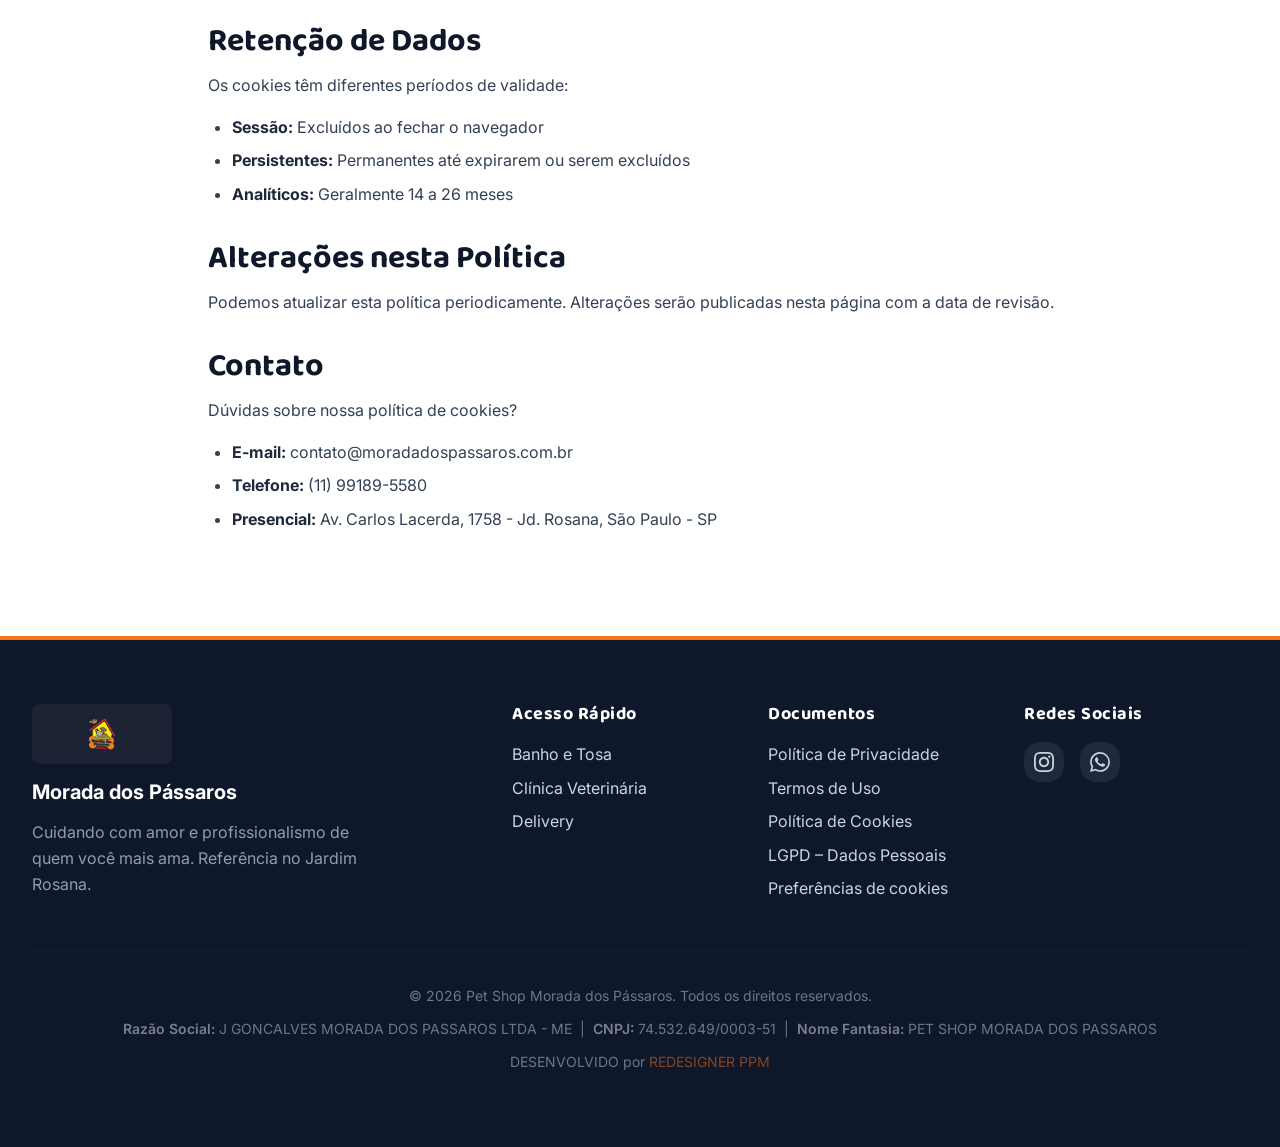
<file: cookies.html>
<!DOCTYPE html>
<html lang="pt-BR" class="scroll-smooth">
<head>
    <meta charset="UTF-8">
    <meta name="viewport" content="width=device-width, initial-scale=1.0">

    <title>Política de Cookies | Pet Shop Morada dos Pássaros</title>
    <meta name="description" content="Política de Cookies e tecnologias de rastreamento do site do Pet Shop Morada dos Pássaros.">
    <link rel="canonical" href="https://moradadospassaros.com.br/cookies.html">

    <meta property="og:type" content="website">
    <meta property="og:title" content="Política de Cookies | Morada dos Pássaros">

    <link rel="icon" href="favicon.svg?v=1" type="image/svg+xml">
    <link rel="icon" href="logo.png?v=1" type="image/png" sizes="any">
    <link rel="apple-touch-icon" href="logo.png?v=1">
    <link rel="preconnect" href="https://fonts.googleapis.com">
    <link rel="preconnect" href="https://fonts.gstatic.com" crossorigin>
    <link href="https://fonts.googleapis.com/css2?family=Baloo+2:wght@500;700&family=Inter:wght@400;600;700&display=swap" rel="stylesheet">
    <link rel="stylesheet" href="style.css">
</head>
<body class="antialiased">

    <a href="#main-content" class="sr-only">Pular para conteúdo principal</a>

    <header class="site-header" role="banner">
        <div class="header-inner">
            <a href="index.html" class="logo-link" aria-label="Morada dos Pássaros - Página inicial">
                <img src="logo.png" alt="Logo Morada dos Pássaros" class="logo-img" width="72" height="72" loading="eager">
            </a>
            <nav class="nav-desktop" aria-label="Navegação principal">
                <a href="index.html#servicos">Serviços</a>
                <a href="index.html#clinica">Clínica</a>
                <a href="index.html#produtos">Produtos</a>
                <a href="https://wa.me/5511991895580" class="btn-whatsapp">
                   <svg class="icon-whatsapp" viewBox="0 0 24 24" aria-hidden="true"><path d="M17.472 14.382c-.297-.149-1.758-.867-2.03-.967-.273-.099-.471-.148-.67.15-.197.297-.767.966-.94 1.164-.173.199-.347.223-.644.075-.297-.15-1.255-.463-2.39-1.475-.883-.788-1.48-1.761-1.653-2.059-.173-.297-.018-.458.13-.606.134-.133.298-.347.446-.52.149-.174.198-.298.298-.497.099-.198.05-.371-.025-.52-.075-.149-.669-1.612-.916-2.207-.242-.579-.487-.5-.669-.51-.173-.008-.371-.008-.57-.008-.198 0-.52.074-.792.372-.272.297-1.04 1.016-1.04 2.479 0 1.462 1.065 2.875 1.213 3.074.149.198 2.096 3.2 5.077 4.487.709.306 1.262.489 1.694.625.712.227 1.36.195 1.871.118.571-.085 1.758-.719 2.006-1.413.248-.694.248-1.289.173-1.413-.074-.124-.272-.198-.57-.347m-5.421 7.403h-.004a9.87 9.87 0 01-5.031-1.378l-.361-.214-3.741.982.998-3.648-.235-.374a9.86 9.86 0 01-1.51-5.26c.001-5.45 4.436-9.884 9.888-9.884 2.64 0 5.122 1.03 6.988 2.898a9.825 9.825 0 012.893 6.994c-.003 5.45-4.437 9.884-9.885 9.884m8.413-18.297A11.815 11.815 0 0012.05 0C5.495 0 .16 5.335.157 11.892c0 2.096.547 4.142 1.588 5.945L.057 24l6.305-1.654a11.882 11.882 0 005.683 1.448h.005c6.554 0 11.89-5.335 11.893-11.893a11.821 11.821 0 00-3.48-8.413Z"/></svg>
                   <span>Agendar</span>
                </a>
            </nav>
            <button class="menu-toggle" id="hamburguer" aria-label="Abrir menu" aria-expanded="false" aria-controls="mobile-menu">
                <svg class="menu-icon" viewBox="0 0 24 24" fill="none" stroke="currentColor" stroke-width="2.5" stroke-linecap="round" stroke-linejoin="round" aria-hidden="true"><path d="M4 6h16M4 12h16m-7 6h7"/></svg>
            </button>
        </div>
        <div class="mobile-menu" id="mobile-menu" hidden>
            <a href="index.html#servicos">Serviços</a>
            <a href="index.html#clinica">Clínica Veterinária</a>
            <a href="index.html#produtos">Produtos</a>
            <a href="https://wa.me/5511991895580" class="btn-whatsapp-mobile">Chamar no WhatsApp</a>
        </div>
    </header>

    <main id="main-content">
        <section class="section-padding bg-white reveal">
            <div class="container max-w-4xl">
                <a href="index.html" class="inline-flex items-center gap-2 text-orange-600 hover:text-orange-700 font-medium mb-8">
                    <svg class="w-5 h-5" fill="none" stroke="currentColor" viewBox="0 0 24 24" aria-hidden="true">
                        <path stroke-linecap="round" stroke-linejoin="round" stroke-width="2" d="M10 19l-7-7m0 0l7-7m-7 7h18"></path>
                    </svg>
                    Voltar para página inicial
                </a>

                <h1 class="text-4xl md:text-5xl font-heading font-bold text-slate-900 mb-6">Política de Cookies</h1>
                <p class="text-slate-600 text-lg mb-10">Última atualização: 20 de outubro de 2026</p>

                <div class="prose">
                    <div>
                        <h2>O que são Cookies?</h2>
                        <p>Cookies são pequenos arquivos de texto armazenados no seu dispositivo quando você visita nosso site. Eles nos ajudam a fornecer uma melhor experiência de navegação, lembrar suas preferências e entender como você interage com nosso conteúdo.</p>
                    </div>

                    <div>
                        <h2>Tipos de Cookies que Utilizamos</h2>

                        <div class="cookie-card">
                            <h3>🍪 Cookies Essenciais</h3>
                            <p>Necessários para o funcionamento básico do site. Permitem navegação e acesso a áreas seguras.</p>
                            <ul>
                                <li><strong>Finalidade:</strong> Segurança, sessão do usuário</li>
                                <li><strong>Exemplo:</strong> Lembrar que você aceitou a política de cookies</li>
                            </ul>
                        </div>

                        <div class="cookie-card blue">
                            <h3>📊 Cookies de Desempenho</h3>
                            <p>Coletam informações anônimas sobre como os visitantes usam nosso site. Hoje o site não carrega essa ferramenta; se isso mudar, só funcionará com sua permissão.</p>
                            <ul>
                                <li><strong>Finalidade:</strong> Análise de tráfego, melhorias no site</li>
                                <li><strong>Exemplo:</strong> Google Analytics (anonimizado)</li>
                            </ul>
                        </div>

                        <div class="cookie-card yellow">
                            <h3>🎯 Cookies de Funcionalidade</h3>
                            <p>Lembram suas escolhas para personalizar sua experiência.</p>
                            <ul>
                                <li><strong>Finalidade:</strong> Preferências de idioma, região</li>
                                <li><strong>Exemplo:</strong> Lembrar sua localização para serviços</li>
                            </ul>
                        </div>
                    </div>

                    <div>
                        <h2>Cookies de Terceiros</h2>
                        <p>Alguns cookies podem ser definidos por serviços de terceiros que utilizamos:</p>
                        <ul>
                            <li><strong>Google Analytics:</strong> Para análise de uso do site</li>
                            <li><strong>WhatsApp:</strong> Para funcionalidades de compartilhamento</li>
                            <li><strong>Instagram:</strong> Para integração com redes sociais</li>
                            <li><strong>Serviços de Pagamento:</strong> Para processamento seguro</li>
                        </ul>
                        <p>Estes serviços têm suas próprias políticas de privacidade e cookies.</p>
                    </div>

                    <div>
                        <h2>Como Gerenciar Cookies</h2>
                        <p>Você pode controlar e/ou excluir cookies conforme desejar:</p>
                        <ul>
                            <li><strong>Aceitar todos:</strong> Clicando no botão "Aceitar todos" no banner de cookies</li>
                            <li><strong>Rejeitar não essenciais:</strong> Clicando no botão "Rejeitar não essenciais"</li>
                            <li><strong>Configurar:</strong> Escolhendo categoria por categoria</li>
                            <li><strong>Alterar depois:</strong> Em "Preferências de cookies" no rodapé</li>
                            <li><strong>Configurar navegador:</strong> Bloquear cookies através das configurações do seu navegador</li>
                            <li><strong>Excluir cookies:</strong> Remover cookies já armazenados</li>
                        </ul>

                        <h3>Configurações por navegador</h3>
                        <ul>
                            <li><strong>Chrome:</strong> Configurações → Privacidade e segurança → Cookies</li>
                            <li><strong>Firefox:</strong> Opções → Privacidade e Segurança → Cookies</li>
                            <li><strong>Safari:</strong> Preferências → Privacidade → Gerenciar dados do site</li>
                            <li><strong>Edge:</strong> Configurações → Cookies e permissões do site</li>
                        </ul>

                        <p><strong>Atenção:</strong> Desativar cookies essenciais pode afetar o funcionamento do site.</p>
                    </div>

                    <div>
                        <h2>Tecnologias Similares</h2>
                        <p>Além de cookies, podemos utilizar:</p>
                        <ul>
                            <li><strong>Local Storage:</strong> Armazenamento local do navegador</li>
                            <li><strong>Session Storage:</strong> Dados temporários da sessão</li>
                            <li><strong>Pixels:</strong> Para medição de campanhas</li>
                        </ul>
                    </div>

                    <div>
                        <h2>Retenção de Dados</h2>
                        <p>Os cookies têm diferentes períodos de validade:</p>
                        <ul>
                            <li><strong>Sessão:</strong> Excluídos ao fechar o navegador</li>
                            <li><strong>Persistentes:</strong> Permanentes até expirarem ou serem excluídos</li>
                            <li><strong>Analíticos:</strong> Geralmente 14 a 26 meses</li>
                        </ul>
                    </div>

                    <div>
                        <h2>Alterações nesta Política</h2>
                        <p>Podemos atualizar esta política periodicamente. Alterações serão publicadas nesta página com a data de revisão.</p>
                    </div>

                    <div>
                        <h2>Contato</h2>
                        <p>Dúvidas sobre nossa política de cookies?</p>
                        <ul>
                            <li><strong>E-mail:</strong> contato@moradadospassaros.com.br</li>
                            <li><strong>Telefone:</strong> (11) 99189-5580</li>
                            <li><strong>Presencial:</strong> Av. Carlos Lacerda, 1758 - Jd. Rosana, São Paulo - SP</li>
                        </ul>
                    </div>
                </div>
            </div>
        </section>
    </main>

    <footer class="site-footer">
        <div class="container">
            <div class="footer-grid">
                <div class="footer-brand">
                    <img src="logo.png" alt="Logo Morada dos Pássaros" class="footer-logo" width="140" height="48" loading="lazy" decoding="async">
                    <span class="footer-name">Morada dos Pássaros</span>
                    <p>Cuidando com amor e profissionalismo de quem você mais ama. Referência no Jardim Rosana.</p>
                </div>
                <div class="footer-links">
                    <h4>Acesso Rápido</h4>
                    <ul>
                        <li><a href="index.html#servicos">Banho e Tosa</a></li>
                        <li><a href="index.html#clinica">Clínica Veterinária</a></li>
                        <li><a href="index.html#produtos">Delivery</a></li>
                    </ul>
                </div>
                <div class="footer-links">
                    <h4>Documentos</h4>
                    <ul>
                        <li><a href="privacidade.html">Política de Privacidade</a></li>
                        <li><a href="termos.html">Termos de Uso</a></li>
                        <li><a href="cookies.html">Política de Cookies</a></li>
                        <li><a href="lgpd.html">LGPD – Dados Pessoais</a></li>
                        <li><button type="button" class="link-button" id="cookie-settings">Preferências de cookies</button></li>
                    </ul>
                </div>
                <div class="footer-social">
                    <h4>Redes Sociais</h4>
                    <div class="social-icons">
                        <a href="https://www.instagram.com/moradadospassaros_jardimrosana/" target="_blank" rel="noopener noreferrer" aria-label="Instagram">
                            <svg viewBox="0 0 24 24" aria-hidden="true"><path d="M12 2.163c3.204 0 3.584.012 4.85.07 3.252.148 4.771 1.691 4.919 4.919.058 1.265.069 1.645.069 4.849 0 3.205-.012 3.584-.069 4.849-.149 3.225-1.664 4.771-4.919 4.919-1.266.058-1.644.07-4.85.07-3.204 0-3.584-.012-4.849-.07-3.26-.149-4.771-1.699-4.919-4.92-.058-1.265-.07-1.644-.07-4.849 0-3.204.013-3.583.07-4.849.149-3.227 1.664-4.771 4.919-4.919 1.266-.057 1.645-.069 4.849-.069zm0-2.163c-3.259 0-3.667.014-4.947.072-4.358.2-6.78 2.618-6.98 6.98-.059 1.281-.073 1.689-.073 4.948 0 3.259.014 3.668.072 4.948.2 4.358 2.618 6.78 6.98 6.98 1.281.058 1.689.072 4.948.072 3.259 0 3.668-.014 4.948-.072 4.354-.2 6.782-2.618 6.979-6.98.059-1.28.073-1.689.073-4.948 0-3.259-.014-3.667-.072-4.947-.196-4.354-2.617-6.78-6.979-6.98-1.281-.059-1.69-.073-4.949-.073zm0 5.838c-3.403 0-6.162 2.759-6.162 6.162s2.759 6.163 6.162 6.163 6.162-2.759 6.162-6.163c0-3.403-2.759-6.162-6.162-6.162zm0 10.162c-2.209 0-4-1.79-4-4 0-2.209 1.791-4 4-4s4 1.791 4 4c0 2.21-1.791 4-4 4zm6.406-11.845c-.796 0-1.441.645-1.441 1.44s.645 1.44 1.441 1.44c.795 0 1.439-.645 1.439-1.44s-.644-1.44-1.439-1.44z"/></svg>
                        </a>
                        <a href="https://wa.me/5511991895580" target="_blank" rel="noopener noreferrer" aria-label="WhatsApp">
                            <svg viewBox="0 0 24 24" aria-hidden="true"><path d="M17.472 14.382c-.297-.149-1.758-.867-2.03-.967-.273-.099-.471-.148-.67.15-.197.297-.767.966-.94 1.164-.173.199-.347.223-.644.075-.297-.15-1.255-.463-2.39-1.475-.883-.788-1.48-1.761-1.653-2.059-.173-.297-.018-.458.13-.606.134-.133.298-.347.446-.52.149-.174.198-.298.298-.497.099-.198.05-.371-.025-.52-.075-.149-.669-1.612-.916-2.207-.242-.579-.487-.5-.669-.51-.173-.008-.371-.008-.57-.008-.198 0-.52.074-.792.372-.272.297-1.04 1.016-1.04 2.479 0 1.462 1.065 2.875 1.213 3.074.149.198 2.096 3.2 5.077 4.487.709.306 1.262.489 1.694.625.712.227 1.36.195 1.871.118.571-.085 1.758-.719 2.006-1.413.248-.694.248-1.289.173-1.413-.074-.124-.272-.198-.57-.347m-5.421 7.403h-.004a9.87 9.87 0 01-5.031-1.378l-.361-.214-3.741.982.998-3.648-.235-.374a9.86 9.86 0 01-1.51-5.26c.001-5.45 4.436-9.884 9.888-9.884 2.64 0 5.122 1.03 6.988 2.898a9.825 9.825 0 012.893 6.994c-.003 5.45-4.437 9.884-9.885 9.884m8.413-18.297A11.815 11.815 0 0012.05 0C5.495 0 .16 5.335.157 11.892c0 2.096.547 4.142 1.588 5.945L.057 24l6.305-1.654a11.882 11.882 0 005.683 1.448h.005c6.554 0 11.89-5.335 11.893-11.893a11.821 11.821 0 00-3.48-8.413z"/></svg>
                        </a>
                    </div>
                </div>
            </div>
            <div class="footer-copy">
                <p>&copy; 2026 Pet Shop Morada dos Pássaros. Todos os direitos reservados.</p>
                <p>
                    <strong>Razão Social:</strong> J GONCALVES MORADA DOS PASSAROS LTDA - ME &nbsp;|&nbsp;
                    <strong>CNPJ:</strong> 74.532.649/0003-51 &nbsp;|&nbsp;
                    <strong>Nome Fantasia:</strong> PET SHOP MORADA DOS PASSAROS
                </p>
                <p>DESENVOLVIDO por <a href="https://redesigner.com.br" target="_blank" rel="noopener noreferrer">REDESIGNER PPM</a></p>
            </div>
        </div>
    </footer>

    <div id="lgpd-modal" class="lgpd-banner" role="region" aria-labelledby="lgpd-title" hidden>
        <div class="lgpd-content">
            <div class="lgpd-text">
                <h5 id="lgpd-title">Sua privacidade importa</h5>
                <p>Usamos apenas cookies essenciais para o site funcionar. Estatísticas e marketing só entram se você permitir. Detalhes na <a href="cookies.html">Política de Cookies</a>.</p>
            </div>
            <div class="lgpd-actions">
                <button type="button" class="btn-consent" id="btn-aceitar-lgpd">Aceitar todos</button>
                <button type="button" class="btn-consent" id="btn-rejeitar-lgpd">Rejeitar não essenciais</button>
                <button type="button" class="btn-consent" id="btn-config-lgpd">Configurar</button>
            </div>
        </div>
    </div>

    <dialog id="cookie-prefs" class="site-dialog" aria-labelledby="cookie-prefs-title">
        <h2 id="cookie-prefs-title">Preferências de cookies</h2>
        <p>Escolha o que permitir. Você pode mudar de ideia quando quiser em "Preferências de cookies" no rodapé.</p>
        <label class="pref-row"><input type="checkbox" checked disabled><span><strong>Essenciais</strong> Necessários para o site funcionar. Sempre ativos.</span></label>
        <label class="pref-row"><input type="checkbox" id="pref-analytics"><span><strong>Estatísticas</strong> Ajudam a entender como o site é usado. Hoje o site não carrega essa ferramenta.</span></label>
        <label class="pref-row"><input type="checkbox" id="pref-marketing"><span><strong>Marketing</strong> Anúncios e remarketing. Hoje o site não carrega essa ferramenta.</span></label>
        <div class="dialog-actions">
            <button type="button" class="btn-consent" id="btn-salvar-prefs">Salvar preferências</button>
            <button type="button" class="btn-consent" data-close>Cancelar</button>
        </div>
    </dialog>

    <button type="button" class="whatsapp-float" id="wa-open" aria-label="Falar no WhatsApp" aria-haspopup="dialog">
        <svg viewBox="0 0 24 24" aria-hidden="true"><path d="M17.472 14.382c-.297-.149-1.758-.867-2.03-.967-.273-.099-.471-.148-.67.15-.197.297-.767.966-.94 1.164-.173.199-.347.223-.644.075-.297-.15-1.255-.463-2.39-1.475-.883-.788-1.48-1.761-1.653-2.059-.173-.297-.018-.458.13-.606.134-.133.298-.347.446-.52.149-.174.198-.298.298-.497.099-.198.05-.371-.025-.52-.075-.149-.669-1.612-.916-2.207-.242-.579-.487-.5-.669-.51-.173-.008-.371-.008-.57-.008-.198 0-.52.074-.792.372-.272.297-1.04 1.016-1.04 2.479 0 1.462 1.065 2.875 1.213 3.074.149.198 2.096 3.2 5.077 4.487.709.306 1.262.489 1.694.625.712.227 1.36.195 1.871.118.571-.085 1.758-.719 2.006-1.413.248-.694.248-1.289.173-1.413-.074-.124-.272-.198-.57-.347m-5.421 7.403h-.004a9.87 9.87 0 01-5.031-1.378l-.361-.214-3.741.982.998-3.648-.235-.374a9.86 9.86 0 01-1.51-5.26c.001-5.45 4.436-9.884 9.888-9.884 2.64 0 5.122 1.03 6.988 2.898a9.825 9.825 0 012.893 6.994c-.003 5.45-4.437 9.884-9.885 9.884m8.413-18.297A11.815 11.815 0 0012.05 0C5.495 0 .16 5.335.157 11.892c0 2.096.547 4.142 1.588 5.945L.057 24l6.305-1.654a11.882 11.882 0 005.683 1.448h.005c6.554 0 11.89-5.335 11.893-11.893a11.821 11.821 0 00-3.48-8.413z"/></svg>
    </button>

    <dialog id="wa-dialog" class="site-dialog" aria-labelledby="wa-title">
        <h2 id="wa-title">Fale com a Morada dos Pássaros</h2>
        <p>Agende banho e tosa, marque uma consulta, peça o táxi dog ou encomende ração. A conversa continua no WhatsApp.</p>
        <p class="dialog-note">Ao continuar, o WhatsApp abre em uma nova aba e passa a tratar seus dados conforme os termos e a política de privacidade dele.</p>
        <div class="dialog-actions">
            <a href="https://wa.me/5511991895580?text=Ol%C3%A1!%20Vim%20pelo%20site." class="btn-primary" target="_blank" rel="noopener noreferrer">Continuar no WhatsApp</a>
            <button type="button" class="btn-consent" data-close>Fechar</button>
        </div>
    </dialog>

    <script src="script.js" defer></script>
</body>
</html>
</file>
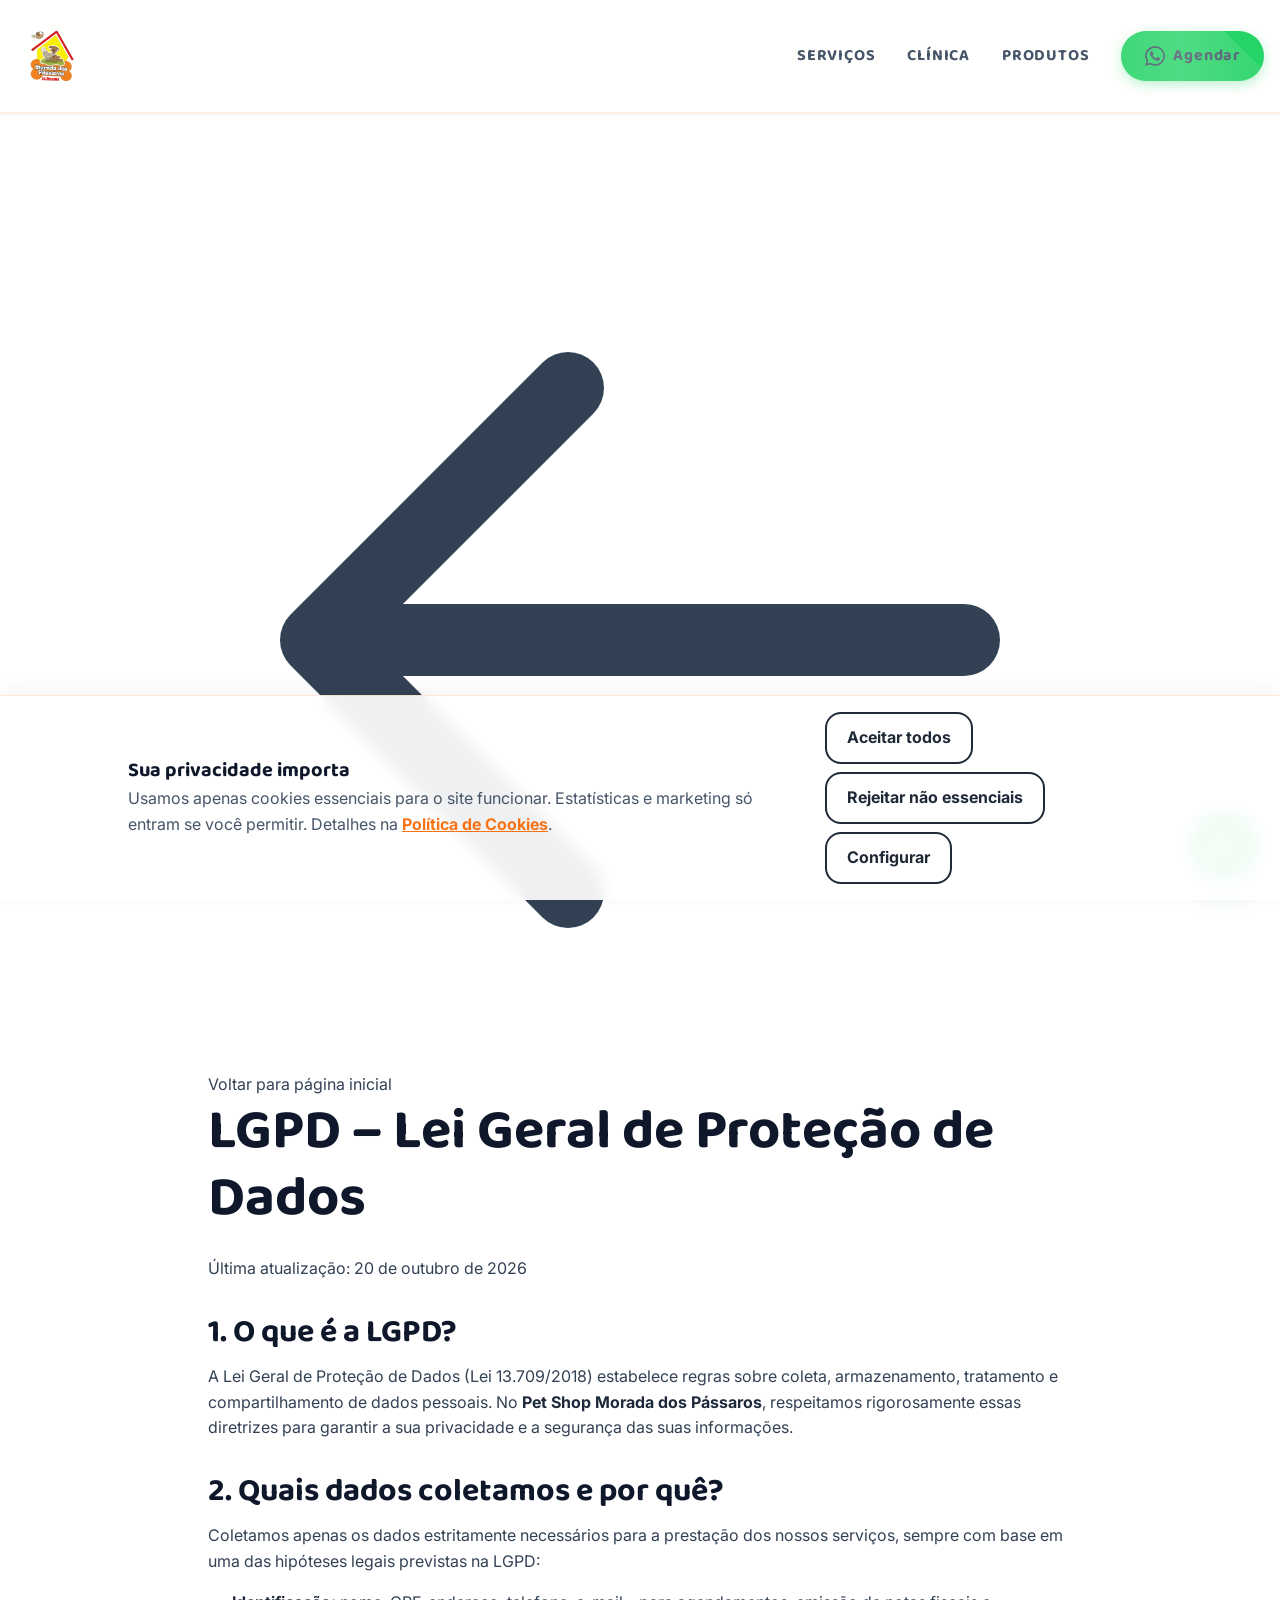
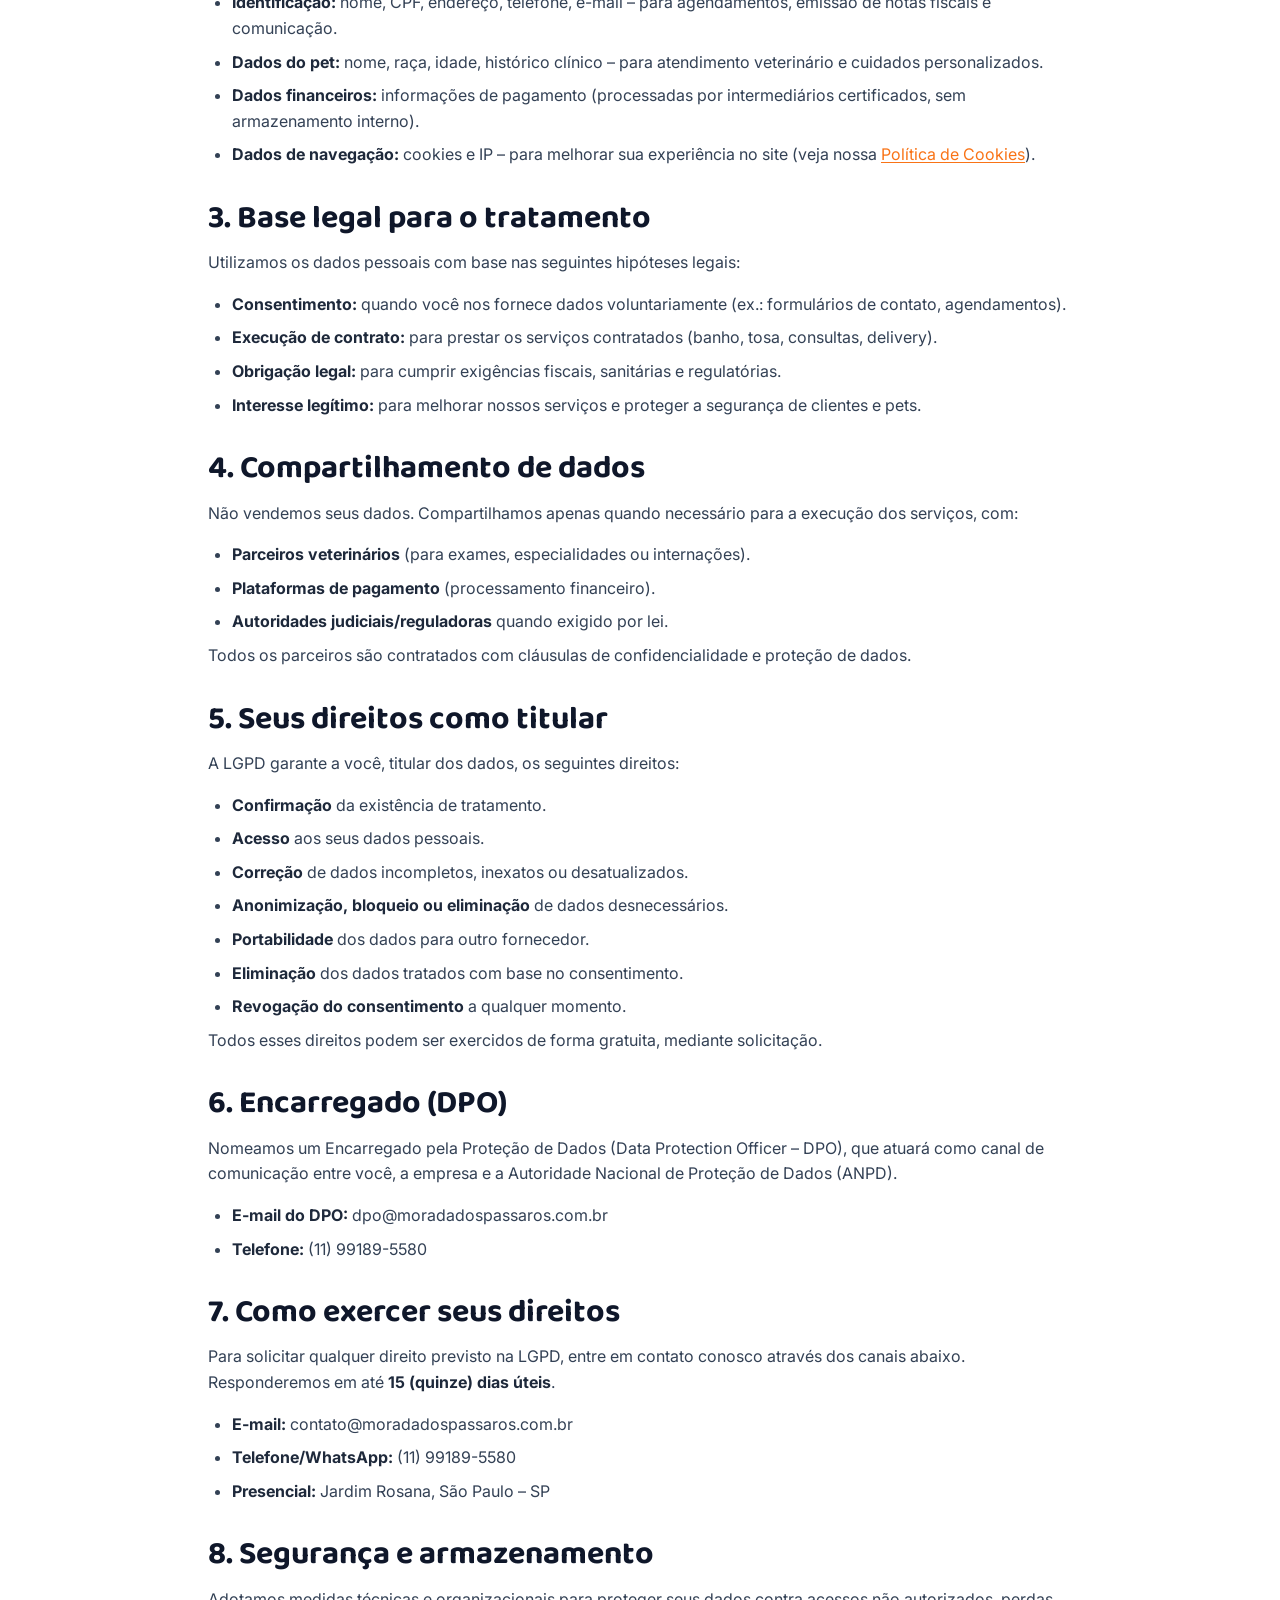
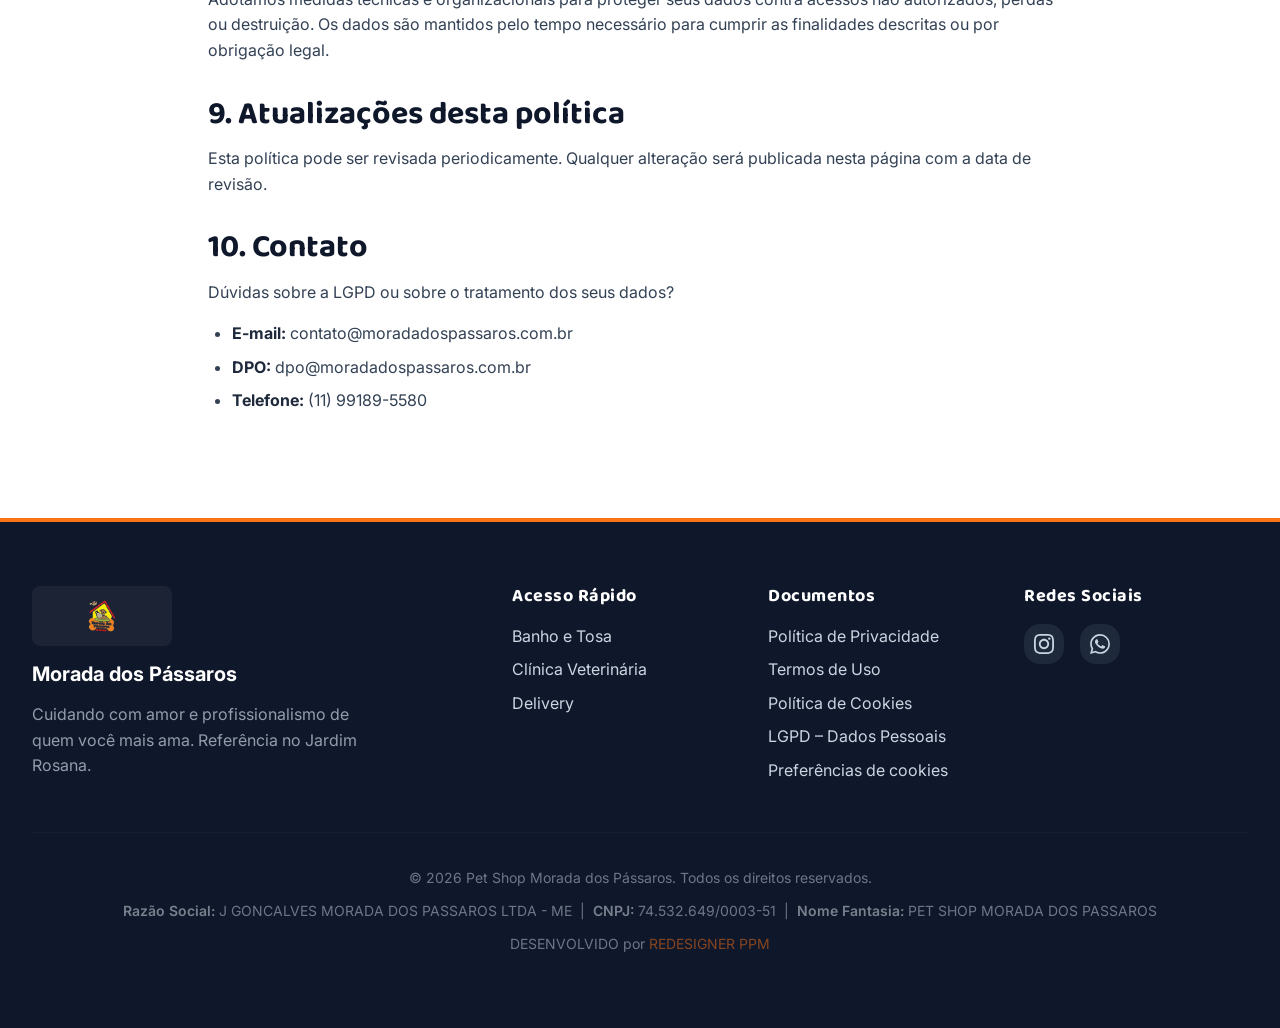
<file: lgpd.html>
<!DOCTYPE html>
<html lang="pt-BR" class="scroll-smooth">
<head>
    <meta charset="UTF-8">
    <meta name="viewport" content="width=device-width, initial-scale=1.0">
    
    <title>LGPD – Política de Dados | Pet Shop Morada dos Pássaros</title>
    <meta name="description" content="Política de Privacidade e Proteção de Dados (LGPD) do Pet Shop Morada dos Pássaros. Saiba como tratamos seus dados pessoais.">
    <link rel="canonical" href="https://moradadospassaros.com.br/lgpd.html">
    
    <meta property="og:type" content="website">
    <meta property="og:title" content="LGPD – Política de Dados | Morada dos Pássaros">
    <meta property="og:description" content="Transparência no tratamento de dados pessoais, conforme a Lei Geral de Proteção de Dados (LGPD).">
    
    <link rel="icon" href="favicon.svg?v=1" type="image/svg+xml">
    <link rel="icon" href="logo.png?v=1" type="image/png" sizes="any">
    <link rel="apple-touch-icon" href="logo.png?v=1">
    <link rel="preconnect" href="https://fonts.googleapis.com">
    <link rel="preconnect" href="https://fonts.gstatic.com" crossorigin>
    <link href="https://fonts.googleapis.com/css2?family=Baloo+2:wght@500;700&family=Inter:wght@400;600;700&display=swap" rel="stylesheet">
    <link rel="stylesheet" href="style.css">
</head>
<body class="antialiased">

    <a href="#main-content" class="sr-only">Pular para conteúdo principal</a>

    <header class="site-header" role="banner">
        <div class="header-inner">
            <a href="index.html" class="logo-link" aria-label="Morada dos Pássaros - Página inicial">
                <img src="logo.png" alt="Logo Morada dos Pássaros" class="logo-img" width="72" height="72" loading="eager">
            </a>

            <nav class="nav-desktop" aria-label="Navegação principal">
                <a href="index.html#servicos">Serviços</a>
                <a href="index.html#clinica">Clínica</a>
                <a href="index.html#produtos">Produtos</a>
                <a href="https://wa.me/5511991895580?text=Olá! Gostaria de agendar um serviço para meu pet." 
                   class="btn-whatsapp">
                   <svg class="icon-whatsapp" viewBox="0 0 24 24"><path d="M17.472 14.382c-.297-.149-1.758-.867-2.03-.967-.273-.099-.471-.148-.67.15-.197.297-.767.966-.94 1.164-.173.199-.347.223-.644.075-.297-.15-1.255-.463-2.39-1.475-.883-.788-1.48-1.761-1.653-2.059-.173-.297-.018-.458.13-.606.134-.133.298-.347.446-.52.149-.174.198-.298.298-.497.099-.198.05-.371-.025-.52-.075-.149-.669-1.612-.916-2.207-.242-.579-.487-.5-.669-.51-.173-.008-.371-.008-.57-.008-.198 0-.52.074-.792.372-.272.297-1.04 1.016-1.04 2.479 0 1.462 1.065 2.875 1.213 3.074.149.198 2.096 3.2 5.077 4.487.709.306 1.262.489 1.694.625.712.227 1.36.195 1.871.118.571-.085 1.758-.719 2.006-1.413.248-.694.248-1.289.173-1.413-.074-.124-.272-.198-.57-.347m-5.421 7.403h-.004a9.87 9.87 0 01-5.031-1.378l-.361-.214-3.741.982.998-3.648-.235-.374a9.86 9.86 0 01-1.51-5.26c.001-5.45 4.436-9.884 9.888-9.884 2.64 0 5.122 1.03 6.988 2.898a9.825 9.825 0 012.893 6.994c-.003 5.45-4.437 9.884-9.885 9.884m8.413-18.297A11.815 11.815 0 0012.05 0C5.495 0 .16 5.335.157 11.892c0 2.096.547 4.142 1.588 5.945L.057 24l6.305-1.654a11.882 11.882 0 005.683 1.448h.005c6.554 0 11.89-5.335 11.893-11.893a11.821 11.821 0 00-3.48-8.413Z"/></svg>
                   <span>Agendar</span>
                </a>
            </nav>

            <button class="menu-toggle" id="hamburguer" aria-label="Abrir menu" aria-expanded="false" aria-controls="mobile-menu">
                <svg class="menu-icon" viewBox="0 0 24 24" fill="none" stroke="currentColor" stroke-width="2.5" stroke-linecap="round" stroke-linejoin="round"><path d="M4 6h16M4 12h16m-7 6h7"></path></svg>
            </button>
        </div>

        <div class="mobile-menu" id="mobile-menu" role="menu" hidden>
            <a href="index.html#servicos" role="menuitem">Serviços</a>
            <a href="index.html#clinica" role="menuitem">Clínica Veterinária</a>
            <a href="index.html#produtos" role="menuitem">Produtos</a>
            <a href="https://wa.me/5511991895580?text=Olá! Gostaria de agendar um serviço." 
               class="btn-whatsapp-mobile" role="menuitem">
               <svg class="icon-whatsapp" viewBox="0 0 24 24"><path d="M17.472 14.382c-.297-.149-1.758-.867-2.03-.967-.273-.099-.471-.148-.67.15-.197.297-.767.966-.94 1.164-.173.199-.347.223-.644.075-.297-.15-1.255-.463-2.39-1.475-.883-.788-1.48-1.761-1.653-2.059-.173-.297-.018-.458.13-.606.134-.133.298-.347.446-.52.149-.174.198-.298.298-.497.099-.198.05-.371-.025-.52-.075-.149-.669-1.612-.916-2.207-.242-.579-.487-.5-.669-.51-.173-.008-.371-.008-.57-.008-.198 0-.52.074-.792.372-.272.297-1.04 1.016-1.04 2.479 0 1.462 1.065 2.875 1.213 3.074.149.198 2.096 3.2 5.077 4.487.709.306 1.262.489 1.694.625.712.227 1.36.195 1.871.118.571-.085 1.758-.719 2.006-1.413.248-.694.248-1.289.173-1.413-.074-.124-.272-.198-.57-.347m-5.421 7.403h-.004a9.87 9.87 0 01-5.031-1.378l-.361-.214-3.741.982.998-3.648-.235-.374a9.86 9.86 0 01-1.51-5.26c.001-5.45 4.436-9.884 9.888-9.884 2.64 0 5.122 1.03 6.988 2.898a9.825 9.825 0 012.893 6.994c-.003 5.45-4.437 9.884-9.885 9.884m8.413-18.297A11.815 11.815 0 0012.05 0C5.495 0 .16 5.335.157 11.892c0 2.096.547 4.142 1.588 5.945L.057 24l6.305-1.654a11.882 11.882 0 005.683 1.448h.005c6.554 0 11.89-5.335 11.893-11.893a11.821 11.821 0 00-3.48-8.413Z"/></svg>
               Chamar no WhatsApp
            </a>
        </div>
    </header>

    <main id="main-content">
        <section class="section-padding bg-white reveal">
            <div class="container max-w-4xl">
                <a href="index.html" class="inline-flex items-center gap-2 text-orange-600 hover:text-orange-700 font-medium mb-8">
                    <svg class="w-5 h-5" fill="none" stroke="currentColor" viewBox="0 0 24 24">
                        <path stroke-linecap="round" stroke-linejoin="round" stroke-width="2" d="M10 19l-7-7m0 0l7-7m-7 7h18"></path>
                    </svg>
                    Voltar para página inicial
                </a>

                <h1 class="text-4xl md:text-5xl font-heading font-bold text-slate-900 mb-6">LGPD – Lei Geral de Proteção de Dados</h1>
                <p class="text-slate-600 text-lg mb-10">Última atualização: 20 de outubro de 2026</p>

                <div class="prose">
                    <div>
                        <h2>1. O que é a LGPD?</h2>
                        <p>A Lei Geral de Proteção de Dados (Lei 13.709/2018) estabelece regras sobre coleta, armazenamento, tratamento e compartilhamento de dados pessoais. No <strong>Pet Shop Morada dos Pássaros</strong>, respeitamos rigorosamente essas diretrizes para garantir a sua privacidade e a segurança das suas informações.</p>
                    </div>

                    <div>
                        <h2>2. Quais dados coletamos e por quê?</h2>
                        <p>Coletamos apenas os dados estritamente necessários para a prestação dos nossos serviços, sempre com base em uma das hipóteses legais previstas na LGPD:</p>
                        <ul>
                            <li><strong>Identificação:</strong> nome, CPF, endereço, telefone, e-mail – para agendamentos, emissão de notas fiscais e comunicação.</li>
                            <li><strong>Dados do pet:</strong> nome, raça, idade, histórico clínico – para atendimento veterinário e cuidados personalizados.</li>
                            <li><strong>Dados financeiros:</strong> informações de pagamento (processadas por intermediários certificados, sem armazenamento interno).</li>
                            <li><strong>Dados de navegação:</strong> cookies e IP – para melhorar sua experiência no site (veja nossa <a href="cookies.html">Política de Cookies</a>).</li>
                        </ul>
                    </div>

                    <div>
                        <h2>3. Base legal para o tratamento</h2>
                        <p>Utilizamos os dados pessoais com base nas seguintes hipóteses legais:</p>
                        <ul>
                            <li><strong>Consentimento:</strong> quando você nos fornece dados voluntariamente (ex.: formulários de contato, agendamentos).</li>
                            <li><strong>Execução de contrato:</strong> para prestar os serviços contratados (banho, tosa, consultas, delivery).</li>
                            <li><strong>Obrigação legal:</strong> para cumprir exigências fiscais, sanitárias e regulatórias.</li>
                            <li><strong>Interesse legítimo:</strong> para melhorar nossos serviços e proteger a segurança de clientes e pets.</li>
                        </ul>
                    </div>

                    <div>
                        <h2>4. Compartilhamento de dados</h2>
                        <p>Não vendemos seus dados. Compartilhamos apenas quando necessário para a execução dos serviços, com:</p>
                        <ul>
                            <li><strong>Parceiros veterinários</strong> (para exames, especialidades ou internações).</li>
                            <li><strong>Plataformas de pagamento</strong> (processamento financeiro).</li>
                            <li><strong>Autoridades judiciais/reguladoras</strong> quando exigido por lei.</li>
                        </ul>
                        <p>Todos os parceiros são contratados com cláusulas de confidencialidade e proteção de dados.</p>
                    </div>

                    <div>
                        <h2>5. Seus direitos como titular</h2>
                        <p>A LGPD garante a você, titular dos dados, os seguintes direitos:</p>
                        <ul>
                            <li><strong>Confirmação</strong> da existência de tratamento.</li>
                            <li><strong>Acesso</strong> aos seus dados pessoais.</li>
                            <li><strong>Correção</strong> de dados incompletos, inexatos ou desatualizados.</li>
                            <li><strong>Anonimização, bloqueio ou eliminação</strong> de dados desnecessários.</li>
                            <li><strong>Portabilidade</strong> dos dados para outro fornecedor.</li>
                            <li><strong>Eliminação</strong> dos dados tratados com base no consentimento.</li>
                            <li><strong>Revogação do consentimento</strong> a qualquer momento.</li>
                        </ul>
                        <p>Todos esses direitos podem ser exercidos de forma gratuita, mediante solicitação.</p>
                    </div>

                    <div>
                        <h2>6. Encarregado (DPO)</h2>
                        <p>Nomeamos um Encarregado pela Proteção de Dados (Data Protection Officer – DPO), que atuará como canal de comunicação entre você, a empresa e a Autoridade Nacional de Proteção de Dados (ANPD).</p>
                        <ul>
                            <li><strong>E-mail do DPO:</strong> dpo@moradadospassaros.com.br</li>
                            <li><strong>Telefone:</strong> (11) 99189-5580</li>
                        </ul>
                    </div>

                    <div>
                        <h2>7. Como exercer seus direitos</h2>
                        <p>Para solicitar qualquer direito previsto na LGPD, entre em contato conosco através dos canais abaixo. Responderemos em até <strong>15 (quinze) dias úteis</strong>.</p>
                        <ul>
                            <li><strong>E-mail:</strong> contato@moradadospassaros.com.br</li>
                            <li><strong>Telefone/WhatsApp:</strong> (11) 99189-5580</li>
                            <li><strong>Presencial:</strong> Jardim Rosana, São Paulo – SP</li>
                        </ul>
                    </div>

                    <div>
                        <h2>8. Segurança e armazenamento</h2>
                        <p>Adotamos medidas técnicas e organizacionais para proteger seus dados contra acessos não autorizados, perdas ou destruição. Os dados são mantidos pelo tempo necessário para cumprir as finalidades descritas ou por obrigação legal.</p>
                    </div>

                    <div>
                        <h2>9. Atualizações desta política</h2>
                        <p>Esta política pode ser revisada periodicamente. Qualquer alteração será publicada nesta página com a data de revisão.</p>
                    </div>

                    <div>
                        <h2>10. Contato</h2>
                        <p>Dúvidas sobre a LGPD ou sobre o tratamento dos seus dados?</p>
                        <ul>
                            <li><strong>E-mail:</strong> contato@moradadospassaros.com.br</li>
                            <li><strong>DPO:</strong> dpo@moradadospassaros.com.br</li>
                            <li><strong>Telefone:</strong> (11) 99189-5580</li>
                        </ul>
                    </div>
                </div>
            </div>
        </section>
    </main>

    <footer class="site-footer">
        <div class="container">
            <div class="footer-grid">
                <div class="footer-brand">
                    <img src="logo.png" alt="Logo Morada dos Pássaros" class="footer-logo" width="140" height="48" loading="lazy" decoding="async">
                    <span class="footer-name">Morada dos Pássaros</span>
                    <p>Cuidando com amor e profissionalismo de quem você mais ama. Referência no Jardim Rosana.</p>
                </div>
                <div class="footer-links">
                    <h4>Acesso Rápido</h4>
                    <ul>
                        <li><a href="index.html#servicos">Banho e Tosa</a></li>
                        <li><a href="index.html#clinica">Clínica Veterinária</a></li>
                        <li><a href="index.html#produtos">Delivery</a></li>
                    </ul>
                </div>
                <div class="footer-links">
                    <h4>Documentos</h4>
                    <ul>
                        <li><a href="privacidade.html">Política de Privacidade</a></li>
                        <li><a href="termos.html">Termos de Uso</a></li>
                        <li><a href="cookies.html">Política de Cookies</a></li>
                        <li><a href="lgpd.html">LGPD – Dados Pessoais</a></li>
                        <li><button type="button" class="link-button" id="cookie-settings">Preferências de cookies</button></li>
                    </ul>
                </div>
                <div class="footer-social">
                    <h4>Redes Sociais</h4>
                    <div class="social-icons">
                        <a href="https://www.instagram.com/moradadospassaros_jardimrosana/" target="_blank" rel="noopener noreferrer" aria-label="Instagram">
                            <svg viewBox="0 0 24 24" aria-hidden="true"><path d="M12 2.163c3.204 0 3.584.012 4.85.07 3.252.148 4.771 1.691 4.919 4.919.058 1.265.069 1.645.069 4.849 0 3.205-.012 3.584-.069 4.849-.149 3.225-1.664 4.771-4.919 4.919-1.266.058-1.644.07-4.85.07-3.204 0-3.584-.012-4.849-.07-3.26-.149-4.771-1.699-4.919-4.92-.058-1.265-.07-1.644-.07-4.849 0-3.204.013-3.583.07-4.849.149-3.227 1.664-4.771 4.919-4.919 1.266-.057 1.645-.069 4.849-.069zm0-2.163c-3.259 0-3.667.014-4.947.072-4.358.2-6.78 2.618-6.98 6.98-.059 1.281-.073 1.689-.073 4.948 0 3.259.014 3.668.072 4.948.2 4.358 2.618 6.78 6.98 6.98 1.281.058 1.689.072 4.948.072 3.259 0 3.668-.014 4.948-.072 4.354-.2 6.782-2.618 6.979-6.98.059-1.28.073-1.689.073-4.948 0-3.259-.014-3.667-.072-4.947-.196-4.354-2.617-6.78-6.979-6.98-1.281-.059-1.69-.073-4.949-.073zm0 5.838c-3.403 0-6.162 2.759-6.162 6.162s2.759 6.163 6.162 6.163 6.162-2.759 6.162-6.163c0-3.403-2.759-6.162-6.162-6.162zm0 10.162c-2.209 0-4-1.79-4-4 0-2.209 1.791-4 4-4s4 1.791 4 4c0 2.21-1.791 4-4 4zm6.406-11.845c-.796 0-1.441.645-1.441 1.44s.645 1.44 1.441 1.44c.795 0 1.439-.645 1.439-1.44s-.644-1.44-1.439-1.44z"/></svg>
                        </a>
                        <a href="https://wa.me/5511991895580" target="_blank" rel="noopener noreferrer" aria-label="WhatsApp">
                            <svg viewBox="0 0 24 24" aria-hidden="true"><path d="M17.472 14.382c-.297-.149-1.758-.867-2.03-.967-.273-.099-.471-.148-.67.15-.197.297-.767.966-.94 1.164-.173.199-.347.223-.644.075-.297-.15-1.255-.463-2.39-1.475-.883-.788-1.48-1.761-1.653-2.059-.173-.297-.018-.458.13-.606.134-.133.298-.347.446-.52.149-.174.198-.298.298-.497.099-.198.05-.371-.025-.52-.075-.149-.669-1.612-.916-2.207-.242-.579-.487-.5-.669-.51-.173-.008-.371-.008-.57-.008-.198 0-.52.074-.792.372-.272.297-1.04 1.016-1.04 2.479 0 1.462 1.065 2.875 1.213 3.074.149.198 2.096 3.2 5.077 4.487.709.306 1.262.489 1.694.625.712.227 1.36.195 1.871.118.571-.085 1.758-.719 2.006-1.413.248-.694.248-1.289.173-1.413-.074-.124-.272-.198-.57-.347m-5.421 7.403h-.004a9.87 9.87 0 01-5.031-1.378l-.361-.214-3.741.982.998-3.648-.235-.374a9.86 9.86 0 01-1.51-5.26c.001-5.45 4.436-9.884 9.888-9.884 2.64 0 5.122 1.03 6.988 2.898a9.825 9.825 0 012.893 6.994c-.003 5.45-4.437 9.884-9.885 9.884m8.413-18.297A11.815 11.815 0 0012.05 0C5.495 0 .16 5.335.157 11.892c0 2.096.547 4.142 1.588 5.945L.057 24l6.305-1.654a11.882 11.882 0 005.683 1.448h.005c6.554 0 11.89-5.335 11.893-11.893a11.821 11.821 0 00-3.48-8.413z"/></svg>
                        </a>
                    </div>
                </div>
            </div>
            <div class="footer-copy">
                <p>&copy; 2026 Pet Shop Morada dos Pássaros. Todos os direitos reservados.</p>
                <p>
                    <strong>Razão Social:</strong> J GONCALVES MORADA DOS PASSAROS LTDA - ME &nbsp;|&nbsp;
                    <strong>CNPJ:</strong> 74.532.649/0003-51 &nbsp;|&nbsp;
                    <strong>Nome Fantasia:</strong> PET SHOP MORADA DOS PASSAROS
                </p>
                <p>DESENVOLVIDO por <a href="https://redesigner.com.br" target="_blank" rel="noopener noreferrer">REDESIGNER PPM</a></p>
            </div>
        </div>
    </footer>

    <div id="lgpd-modal" class="lgpd-banner" role="region" aria-labelledby="lgpd-title" hidden>
        <div class="lgpd-content">
            <div class="lgpd-text">
                <h5 id="lgpd-title">Sua privacidade importa</h5>
                <p>Usamos apenas cookies essenciais para o site funcionar. Estatísticas e marketing só entram se você permitir. Detalhes na <a href="cookies.html">Política de Cookies</a>.</p>
            </div>
            <div class="lgpd-actions">
                <button type="button" class="btn-consent" id="btn-aceitar-lgpd">Aceitar todos</button>
                <button type="button" class="btn-consent" id="btn-rejeitar-lgpd">Rejeitar não essenciais</button>
                <button type="button" class="btn-consent" id="btn-config-lgpd">Configurar</button>
            </div>
        </div>
    </div>

    <dialog id="cookie-prefs" class="site-dialog" aria-labelledby="cookie-prefs-title">
        <h2 id="cookie-prefs-title">Preferências de cookies</h2>
        <p>Escolha o que permitir. Você pode mudar de ideia quando quiser em "Preferências de cookies" no rodapé.</p>
        <label class="pref-row"><input type="checkbox" checked disabled><span><strong>Essenciais</strong> Necessários para o site funcionar. Sempre ativos.</span></label>
        <label class="pref-row"><input type="checkbox" id="pref-analytics"><span><strong>Estatísticas</strong> Ajudam a entender como o site é usado. Hoje o site não carrega essa ferramenta.</span></label>
        <label class="pref-row"><input type="checkbox" id="pref-marketing"><span><strong>Marketing</strong> Anúncios e remarketing. Hoje o site não carrega essa ferramenta.</span></label>
        <div class="dialog-actions">
            <button type="button" class="btn-consent" id="btn-salvar-prefs">Salvar preferências</button>
            <button type="button" class="btn-consent" data-close>Cancelar</button>
        </div>
    </dialog>

    <button type="button" class="whatsapp-float" id="wa-open" aria-label="Falar no WhatsApp" aria-haspopup="dialog">
        <svg viewBox="0 0 24 24" aria-hidden="true"><path d="M17.472 14.382c-.297-.149-1.758-.867-2.03-.967-.273-.099-.471-.148-.67.15-.197.297-.767.966-.94 1.164-.173.199-.347.223-.644.075-.297-.15-1.255-.463-2.39-1.475-.883-.788-1.48-1.761-1.653-2.059-.173-.297-.018-.458.13-.606.134-.133.298-.347.446-.52.149-.174.198-.298.298-.497.099-.198.05-.371-.025-.52-.075-.149-.669-1.612-.916-2.207-.242-.579-.487-.5-.669-.51-.173-.008-.371-.008-.57-.008-.198 0-.52.074-.792.372-.272.297-1.04 1.016-1.04 2.479 0 1.462 1.065 2.875 1.213 3.074.149.198 2.096 3.2 5.077 4.487.709.306 1.262.489 1.694.625.712.227 1.36.195 1.871.118.571-.085 1.758-.719 2.006-1.413.248-.694.248-1.289.173-1.413-.074-.124-.272-.198-.57-.347m-5.421 7.403h-.004a9.87 9.87 0 01-5.031-1.378l-.361-.214-3.741.982.998-3.648-.235-.374a9.86 9.86 0 01-1.51-5.26c.001-5.45 4.436-9.884 9.888-9.884 2.64 0 5.122 1.03 6.988 2.898a9.825 9.825 0 012.893 6.994c-.003 5.45-4.437 9.884-9.885 9.884m8.413-18.297A11.815 11.815 0 0012.05 0C5.495 0 .16 5.335.157 11.892c0 2.096.547 4.142 1.588 5.945L.057 24l6.305-1.654a11.882 11.882 0 005.683 1.448h.005c6.554 0 11.89-5.335 11.893-11.893a11.821 11.821 0 00-3.48-8.413z"/></svg>
    </button>

    <dialog id="wa-dialog" class="site-dialog" aria-labelledby="wa-title">
        <h2 id="wa-title">Fale com a Morada dos Pássaros</h2>
        <p>Agende banho e tosa, marque uma consulta, peça o táxi dog ou encomende ração. A conversa continua no WhatsApp.</p>
        <p class="dialog-note">Ao continuar, o WhatsApp abre em uma nova aba e passa a tratar seus dados conforme os termos e a política de privacidade dele.</p>
        <div class="dialog-actions">
            <a href="https://wa.me/5511991895580?text=Ol%C3%A1!%20Vim%20pelo%20site." class="btn-primary" target="_blank" rel="noopener noreferrer">Continuar no WhatsApp</a>
            <button type="button" class="btn-consent" data-close>Fechar</button>
        </div>
    </dialog>

    <script src="script.js" defer></script>
</body>
</html>
</file>
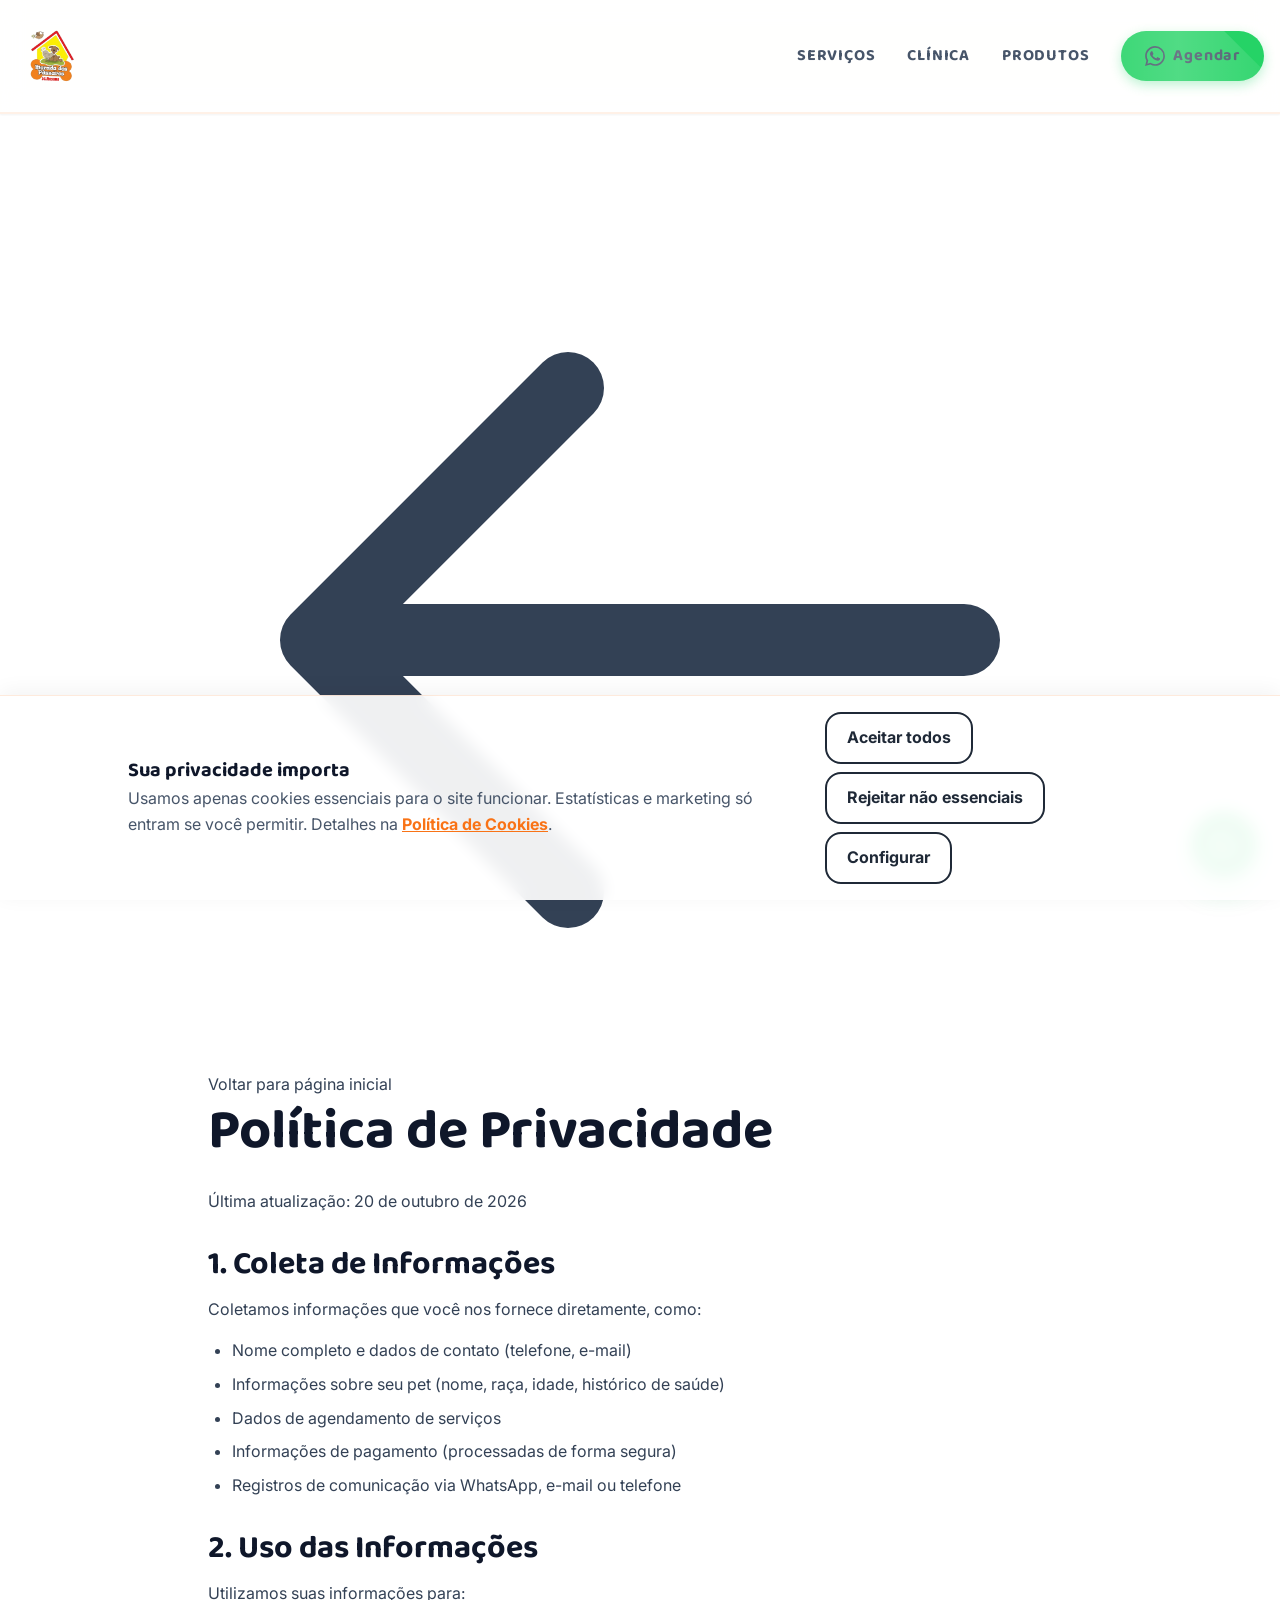
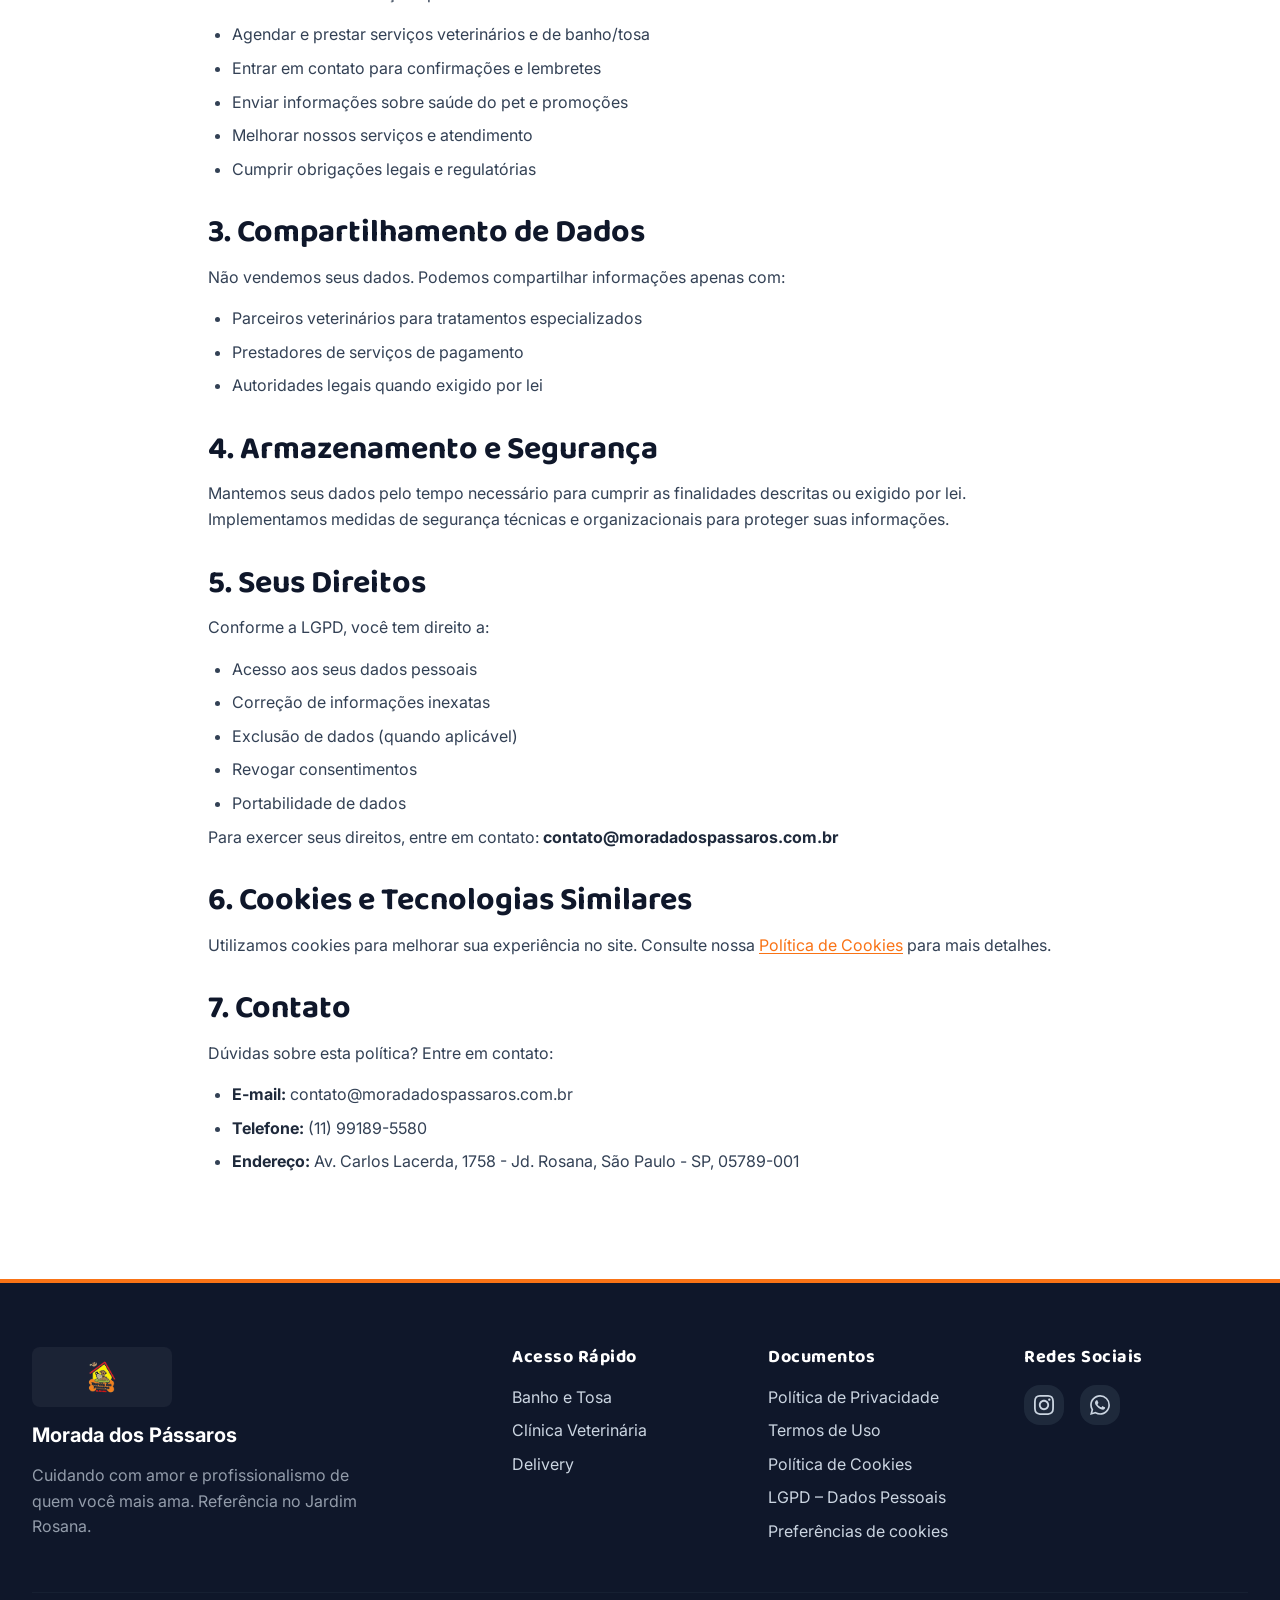
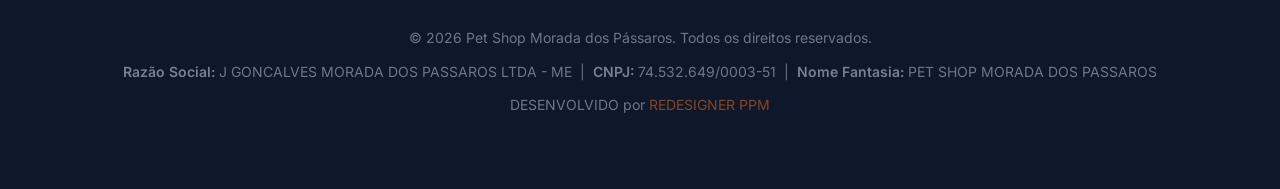
<file: privacidade.html>
<!DOCTYPE html>
<html lang="pt-BR" class="scroll-smooth">
<head>
    <meta charset="UTF-8">
    <meta name="viewport" content="width=device-width, initial-scale=1.0">

    <title>Política de Privacidade | Pet Shop Morada dos Pássaros</title>
    <meta name="description" content="Política de Privacidade e proteção de dados do Pet Shop Morada dos Pássaros no Jardim Rosana.">
    <link rel="canonical" href="https://moradadospassaros.com.br/privacidade.html">

    <meta property="og:type" content="website">
    <meta property="og:title" content="Política de Privacidade | Morada dos Pássaros">
    <meta property="og:description" content="Como tratamos seus dados pessoais no Pet Shop Morada dos Pássaros.">

    <link rel="icon" href="favicon.svg?v=1" type="image/svg+xml">
    <link rel="icon" href="logo.png?v=1" type="image/png" sizes="any">
    <link rel="apple-touch-icon" href="logo.png?v=1">
    <link rel="preconnect" href="https://fonts.googleapis.com">
    <link rel="preconnect" href="https://fonts.gstatic.com" crossorigin>
    <link href="https://fonts.googleapis.com/css2?family=Baloo+2:wght@500;700&family=Inter:wght@400;600;700&display=swap" rel="stylesheet">
    <link rel="stylesheet" href="style.css">
</head>
<body class="antialiased">

    <a href="#main-content" class="sr-only">Pular para conteúdo principal</a>

    <header class="site-header" role="banner">
        <div class="header-inner">
            <a href="index.html" class="logo-link" aria-label="Morada dos Pássaros - Página inicial">
                <img src="logo.png" alt="Logo Morada dos Pássaros" class="logo-img" width="72" height="72" loading="eager">
            </a>
            <nav class="nav-desktop" aria-label="Navegação principal">
                <a href="index.html#servicos">Serviços</a>
                <a href="index.html#clinica">Clínica</a>
                <a href="index.html#produtos">Produtos</a>
                <a href="https://wa.me/5511991895580?text=Ol%C3%A1!%20Gostaria%20de%20agendar%20um%20servi%C3%A7o%20para%20meu%20pet." class="btn-whatsapp">
                   <svg class="icon-whatsapp" viewBox="0 0 24 24" aria-hidden="true"><path d="M17.472 14.382c-.297-.149-1.758-.867-2.03-.967-.273-.099-.471-.148-.67.15-.197.297-.767.966-.94 1.164-.173.199-.347.223-.644.075-.297-.15-1.255-.463-2.39-1.475-.883-.788-1.48-1.761-1.653-2.059-.173-.297-.018-.458.13-.606.134-.133.298-.347.446-.52.149-.174.198-.298.298-.497.099-.198.05-.371-.025-.52-.075-.149-.669-1.612-.916-2.207-.242-.579-.487-.5-.669-.51-.173-.008-.371-.008-.57-.008-.198 0-.52.074-.792.372-.272.297-1.04 1.016-1.04 2.479 0 1.462 1.065 2.875 1.213 3.074.149.198 2.096 3.2 5.077 4.487.709.306 1.262.489 1.694.625.712.227 1.36.195 1.871.118.571-.085 1.758-.719 2.006-1.413.248-.694.248-1.289.173-1.413-.074-.124-.272-.198-.57-.347m-5.421 7.403h-.004a9.87 9.87 0 01-5.031-1.378l-.361-.214-3.741.982.998-3.648-.235-.374a9.86 9.86 0 01-1.51-5.26c.001-5.45 4.436-9.884 9.888-9.884 2.64 0 5.122 1.03 6.988 2.898a9.825 9.825 0 012.893 6.994c-.003 5.45-4.437 9.884-9.885 9.884m8.413-18.297A11.815 11.815 0 0012.05 0C5.495 0 .16 5.335.157 11.892c0 2.096.547 4.142 1.588 5.945L.057 24l6.305-1.654a11.882 11.882 0 005.683 1.448h.005c6.554 0 11.89-5.335 11.893-11.893a11.821 11.821 0 00-3.48-8.413Z"/></svg>
                   <span>Agendar</span>
                </a>
            </nav>
            <button class="menu-toggle" id="hamburguer" aria-label="Abrir menu" aria-expanded="false" aria-controls="mobile-menu">
                <svg class="menu-icon" viewBox="0 0 24 24" fill="none" stroke="currentColor" stroke-width="2.5" stroke-linecap="round" stroke-linejoin="round" aria-hidden="true"><path d="M4 6h16M4 12h16m-7 6h7"/></svg>
            </button>
        </div>
        <div class="mobile-menu" id="mobile-menu" hidden>
            <a href="index.html#servicos">Serviços</a>
            <a href="index.html#clinica">Clínica Veterinária</a>
            <a href="index.html#produtos">Produtos</a>
            <a href="https://wa.me/5511991895580?text=Ol%C3%A1!%20Gostaria%20de%20agendar%20um%20servi%C3%A7o." class="btn-whatsapp-mobile">
               <svg class="icon-whatsapp" viewBox="0 0 24 24" aria-hidden="true"><path d="M17.472 14.382c-.297-.149-1.758-.867-2.03-.967-.273-.099-.471-.148-.67.15-.197.297-.767.966-.94 1.164-.173.199-.347.223-.644.075-.297-.15-1.255-.463-2.39-1.475-.883-.788-1.48-1.761-1.653-2.059-.173-.297-.018-.458.13-.606.134-.133.298-.347.446-.52.149-.174.198-.298.298-.497.099-.198.05-.371-.025-.52-.075-.149-.669-1.612-.916-2.207-.242-.579-.487-.5-.669-.51-.173-.008-.371-.008-.57-.008-.198 0-.52.074-.792.372-.272.297-1.04 1.016-1.04 2.479 0 1.462 1.065 2.875 1.213 3.074.149.198 2.096 3.2 5.077 4.487.709.306 1.262.489 1.694.625.712.227 1.36.195 1.871.118.571-.085 1.758-.719 2.006-1.413.248-.694.248-1.289.173-1.413-.074-.124-.272-.198-.57-.347m-5.421 7.403h-.004a9.87 9.87 0 01-5.031-1.378l-.361-.214-3.741.982.998-3.648-.235-.374a9.86 9.86 0 01-1.51-5.26c.001-5.45 4.436-9.884 9.888-9.884 2.64 0 5.122 1.03 6.988 2.898a9.825 9.825 0 012.893 6.994c-.003 5.45-4.437 9.884-9.885 9.884m8.413-18.297A11.815 11.815 0 0012.05 0C5.495 0 .16 5.335.157 11.892c0 2.096.547 4.142 1.588 5.945L.057 24l6.305-1.654a11.882 11.882 0 005.683 1.448h.005c6.554 0 11.89-5.335 11.893-11.893a11.821 11.821 0 00-3.48-8.413Z"/></svg>
               Chamar no WhatsApp
            </a>
        </div>
    </header>

    <main id="main-content">
        <section class="section-padding bg-white reveal">
            <div class="container max-w-4xl">
                <a href="index.html" class="inline-flex items-center gap-2 text-orange-600 hover:text-orange-700 font-medium mb-8">
                    <svg class="w-5 h-5" fill="none" stroke="currentColor" viewBox="0 0 24 24" aria-hidden="true">
                        <path stroke-linecap="round" stroke-linejoin="round" stroke-width="2" d="M10 19l-7-7m0 0l7-7m-7 7h18"></path>
                    </svg>
                    Voltar para página inicial
                </a>

                <h1 class="text-4xl md:text-5xl font-heading font-bold text-slate-900 mb-6">Política de Privacidade</h1>
                <p class="text-slate-600 text-lg mb-10">Última atualização: 20 de outubro de 2026</p>

                <div class="prose">
                    <div>
                        <h2>1. Coleta de Informações</h2>
                        <p>Coletamos informações que você nos fornece diretamente, como:</p>
                        <ul>
                            <li>Nome completo e dados de contato (telefone, e-mail)</li>
                            <li>Informações sobre seu pet (nome, raça, idade, histórico de saúde)</li>
                            <li>Dados de agendamento de serviços</li>
                            <li>Informações de pagamento (processadas de forma segura)</li>
                            <li>Registros de comunicação via WhatsApp, e-mail ou telefone</li>
                        </ul>
                    </div>

                    <div>
                        <h2>2. Uso das Informações</h2>
                        <p>Utilizamos suas informações para:</p>
                        <ul>
                            <li>Agendar e prestar serviços veterinários e de banho/tosa</li>
                            <li>Entrar em contato para confirmações e lembretes</li>
                            <li>Enviar informações sobre saúde do pet e promoções</li>
                            <li>Melhorar nossos serviços e atendimento</li>
                            <li>Cumprir obrigações legais e regulatórias</li>
                        </ul>
                    </div>

                    <div>
                        <h2>3. Compartilhamento de Dados</h2>
                        <p>Não vendemos seus dados. Podemos compartilhar informações apenas com:</p>
                        <ul>
                            <li>Parceiros veterinários para tratamentos especializados</li>
                            <li>Prestadores de serviços de pagamento</li>
                            <li>Autoridades legais quando exigido por lei</li>
                        </ul>
                    </div>

                    <div>
                        <h2>4. Armazenamento e Segurança</h2>
                        <p>Mantemos seus dados pelo tempo necessário para cumprir as finalidades descritas ou exigido por lei. Implementamos medidas de segurança técnicas e organizacionais para proteger suas informações.</p>
                    </div>

                    <div>
                        <h2>5. Seus Direitos</h2>
                        <p>Conforme a LGPD, você tem direito a:</p>
                        <ul>
                            <li>Acesso aos seus dados pessoais</li>
                            <li>Correção de informações inexatas</li>
                            <li>Exclusão de dados (quando aplicável)</li>
                            <li>Revogar consentimentos</li>
                            <li>Portabilidade de dados</li>
                        </ul>
                        <p>Para exercer seus direitos, entre em contato: <strong>contato@moradadospassaros.com.br</strong></p>
                    </div>

                    <div>
                        <h2>6. Cookies e Tecnologias Similares</h2>
                        <p>Utilizamos cookies para melhorar sua experiência no site. Consulte nossa <a href="cookies.html">Política de Cookies</a> para mais detalhes.</p>
                    </div>

                    <div>
                        <h2>7. Contato</h2>
                        <p>Dúvidas sobre esta política? Entre em contato:</p>
                        <ul>
                            <li><strong>E-mail:</strong> contato@moradadospassaros.com.br</li>
                            <li><strong>Telefone:</strong> (11) 99189-5580</li>
                            <li><strong>Endereço:</strong> Av. Carlos Lacerda, 1758 - Jd. Rosana, São Paulo - SP, 05789-001</li>
                        </ul>
                    </div>
                </div>
            </div>
        </section>
    </main>

    <footer class="site-footer">
        <div class="container">
            <div class="footer-grid">
                <div class="footer-brand">
                    <img src="logo.png" alt="Logo Morada dos Pássaros" class="footer-logo" width="140" height="48" loading="lazy" decoding="async">
                    <span class="footer-name">Morada dos Pássaros</span>
                    <p>Cuidando com amor e profissionalismo de quem você mais ama. Referência no Jardim Rosana.</p>
                </div>
                <div class="footer-links">
                    <h4>Acesso Rápido</h4>
                    <ul>
                        <li><a href="index.html#servicos">Banho e Tosa</a></li>
                        <li><a href="index.html#clinica">Clínica Veterinária</a></li>
                        <li><a href="index.html#produtos">Delivery</a></li>
                    </ul>
                </div>
                <div class="footer-links">
                    <h4>Documentos</h4>
                    <ul>
                        <li><a href="privacidade.html">Política de Privacidade</a></li>
                        <li><a href="termos.html">Termos de Uso</a></li>
                        <li><a href="cookies.html">Política de Cookies</a></li>
                        <li><a href="lgpd.html">LGPD – Dados Pessoais</a></li>
                        <li><button type="button" class="link-button" id="cookie-settings">Preferências de cookies</button></li>
                    </ul>
                </div>
                <div class="footer-social">
                    <h4>Redes Sociais</h4>
                    <div class="social-icons">
                        <a href="https://www.instagram.com/moradadospassaros_jardimrosana/" target="_blank" rel="noopener noreferrer" aria-label="Instagram">
                            <svg viewBox="0 0 24 24" aria-hidden="true"><path d="M12 2.163c3.204 0 3.584.012 4.85.07 3.252.148 4.771 1.691 4.919 4.919.058 1.265.069 1.645.069 4.849 0 3.205-.012 3.584-.069 4.849-.149 3.225-1.664 4.771-4.919 4.919-1.266.058-1.644.07-4.85.07-3.204 0-3.584-.012-4.849-.07-3.26-.149-4.771-1.699-4.919-4.92-.058-1.265-.07-1.644-.07-4.849 0-3.204.013-3.583.07-4.849.149-3.227 1.664-4.771 4.919-4.919 1.266-.057 1.645-.069 4.849-.069zm0-2.163c-3.259 0-3.667.014-4.947.072-4.358.2-6.78 2.618-6.98 6.98-.059 1.281-.073 1.689-.073 4.948 0 3.259.014 3.668.072 4.948.2 4.358 2.618 6.78 6.98 6.98 1.281.058 1.689.072 4.948.072 3.259 0 3.668-.014 4.948-.072 4.354-.2 6.782-2.618 6.979-6.98.059-1.28.073-1.689.073-4.948 0-3.259-.014-3.667-.072-4.947-.196-4.354-2.617-6.78-6.979-6.98-1.281-.059-1.69-.073-4.949-.073zm0 5.838c-3.403 0-6.162 2.759-6.162 6.162s2.759 6.163 6.162 6.163 6.162-2.759 6.162-6.163c0-3.403-2.759-6.162-6.162-6.162zm0 10.162c-2.209 0-4-1.79-4-4 0-2.209 1.791-4 4-4s4 1.791 4 4c0 2.21-1.791 4-4 4zm6.406-11.845c-.796 0-1.441.645-1.441 1.44s.645 1.44 1.441 1.44c.795 0 1.439-.645 1.439-1.44s-.644-1.44-1.439-1.44z"/></svg>
                        </a>
                        <a href="https://wa.me/5511991895580" target="_blank" rel="noopener noreferrer" aria-label="WhatsApp">
                            <svg viewBox="0 0 24 24" aria-hidden="true"><path d="M17.472 14.382c-.297-.149-1.758-.867-2.03-.967-.273-.099-.471-.148-.67.15-.197.297-.767.966-.94 1.164-.173.199-.347.223-.644.075-.297-.15-1.255-.463-2.39-1.475-.883-.788-1.48-1.761-1.653-2.059-.173-.297-.018-.458.13-.606.134-.133.298-.347.446-.52.149-.174.198-.298.298-.497.099-.198.05-.371-.025-.52-.075-.149-.669-1.612-.916-2.207-.242-.579-.487-.5-.669-.51-.173-.008-.371-.008-.57-.008-.198 0-.52.074-.792.372-.272.297-1.04 1.016-1.04 2.479 0 1.462 1.065 2.875 1.213 3.074.149.198 2.096 3.2 5.077 4.487.709.306 1.262.489 1.694.625.712.227 1.36.195 1.871.118.571-.085 1.758-.719 2.006-1.413.248-.694.248-1.289.173-1.413-.074-.124-.272-.198-.57-.347m-5.421 7.403h-.004a9.87 9.87 0 01-5.031-1.378l-.361-.214-3.741.982.998-3.648-.235-.374a9.86 9.86 0 01-1.51-5.26c.001-5.45 4.436-9.884 9.888-9.884 2.64 0 5.122 1.03 6.988 2.898a9.825 9.825 0 012.893 6.994c-.003 5.45-4.437 9.884-9.885 9.884m8.413-18.297A11.815 11.815 0 0012.05 0C5.495 0 .16 5.335.157 11.892c0 2.096.547 4.142 1.588 5.945L.057 24l6.305-1.654a11.882 11.882 0 005.683 1.448h.005c6.554 0 11.89-5.335 11.893-11.893a11.821 11.821 0 00-3.48-8.413z"/></svg>
                        </a>
                    </div>
                </div>
            </div>
            <div class="footer-copy">
                <p>&copy; 2026 Pet Shop Morada dos Pássaros. Todos os direitos reservados.</p>
                <p>
                    <strong>Razão Social:</strong> J GONCALVES MORADA DOS PASSAROS LTDA - ME &nbsp;|&nbsp;
                    <strong>CNPJ:</strong> 74.532.649/0003-51 &nbsp;|&nbsp;
                    <strong>Nome Fantasia:</strong> PET SHOP MORADA DOS PASSAROS
                </p>
                <p>DESENVOLVIDO por <a href="https://redesigner.com.br" target="_blank" rel="noopener noreferrer">REDESIGNER PPM</a></p>
            </div>
        </div>
    </footer>

    <div id="lgpd-modal" class="lgpd-banner" role="region" aria-labelledby="lgpd-title" hidden>
        <div class="lgpd-content">
            <div class="lgpd-text">
                <h5 id="lgpd-title">Sua privacidade importa</h5>
                <p>Usamos apenas cookies essenciais para o site funcionar. Estatísticas e marketing só entram se você permitir. Detalhes na <a href="cookies.html">Política de Cookies</a>.</p>
            </div>
            <div class="lgpd-actions">
                <button type="button" class="btn-consent" id="btn-aceitar-lgpd">Aceitar todos</button>
                <button type="button" class="btn-consent" id="btn-rejeitar-lgpd">Rejeitar não essenciais</button>
                <button type="button" class="btn-consent" id="btn-config-lgpd">Configurar</button>
            </div>
        </div>
    </div>

    <dialog id="cookie-prefs" class="site-dialog" aria-labelledby="cookie-prefs-title">
        <h2 id="cookie-prefs-title">Preferências de cookies</h2>
        <p>Escolha o que permitir. Você pode mudar de ideia quando quiser em "Preferências de cookies" no rodapé.</p>
        <label class="pref-row"><input type="checkbox" checked disabled><span><strong>Essenciais</strong> Necessários para o site funcionar. Sempre ativos.</span></label>
        <label class="pref-row"><input type="checkbox" id="pref-analytics"><span><strong>Estatísticas</strong> Ajudam a entender como o site é usado. Hoje o site não carrega essa ferramenta.</span></label>
        <label class="pref-row"><input type="checkbox" id="pref-marketing"><span><strong>Marketing</strong> Anúncios e remarketing. Hoje o site não carrega essa ferramenta.</span></label>
        <div class="dialog-actions">
            <button type="button" class="btn-consent" id="btn-salvar-prefs">Salvar preferências</button>
            <button type="button" class="btn-consent" data-close>Cancelar</button>
        </div>
    </dialog>

    <button type="button" class="whatsapp-float" id="wa-open" aria-label="Falar no WhatsApp" aria-haspopup="dialog">
        <svg viewBox="0 0 24 24" aria-hidden="true"><path d="M17.472 14.382c-.297-.149-1.758-.867-2.03-.967-.273-.099-.471-.148-.67.15-.197.297-.767.966-.94 1.164-.173.199-.347.223-.644.075-.297-.15-1.255-.463-2.39-1.475-.883-.788-1.48-1.761-1.653-2.059-.173-.297-.018-.458.13-.606.134-.133.298-.347.446-.52.149-.174.198-.298.298-.497.099-.198.05-.371-.025-.52-.075-.149-.669-1.612-.916-2.207-.242-.579-.487-.5-.669-.51-.173-.008-.371-.008-.57-.008-.198 0-.52.074-.792.372-.272.297-1.04 1.016-1.04 2.479 0 1.462 1.065 2.875 1.213 3.074.149.198 2.096 3.2 5.077 4.487.709.306 1.262.489 1.694.625.712.227 1.36.195 1.871.118.571-.085 1.758-.719 2.006-1.413.248-.694.248-1.289.173-1.413-.074-.124-.272-.198-.57-.347m-5.421 7.403h-.004a9.87 9.87 0 01-5.031-1.378l-.361-.214-3.741.982.998-3.648-.235-.374a9.86 9.86 0 01-1.51-5.26c.001-5.45 4.436-9.884 9.888-9.884 2.64 0 5.122 1.03 6.988 2.898a9.825 9.825 0 012.893 6.994c-.003 5.45-4.437 9.884-9.885 9.884m8.413-18.297A11.815 11.815 0 0012.05 0C5.495 0 .16 5.335.157 11.892c0 2.096.547 4.142 1.588 5.945L.057 24l6.305-1.654a11.882 11.882 0 005.683 1.448h.005c6.554 0 11.89-5.335 11.893-11.893a11.821 11.821 0 00-3.48-8.413z"/></svg>
    </button>

    <dialog id="wa-dialog" class="site-dialog" aria-labelledby="wa-title">
        <h2 id="wa-title">Fale com a Morada dos Pássaros</h2>
        <p>Agende banho e tosa, marque uma consulta, peça o táxi dog ou encomende ração. A conversa continua no WhatsApp.</p>
        <p class="dialog-note">Ao continuar, o WhatsApp abre em uma nova aba e passa a tratar seus dados conforme os termos e a política de privacidade dele.</p>
        <div class="dialog-actions">
            <a href="https://wa.me/5511991895580?text=Ol%C3%A1!%20Vim%20pelo%20site." class="btn-primary" target="_blank" rel="noopener noreferrer">Continuar no WhatsApp</a>
            <button type="button" class="btn-consent" data-close>Fechar</button>
        </div>
    </dialog>

    <script src="script.js" defer></script>
</body>
</html>
</file>
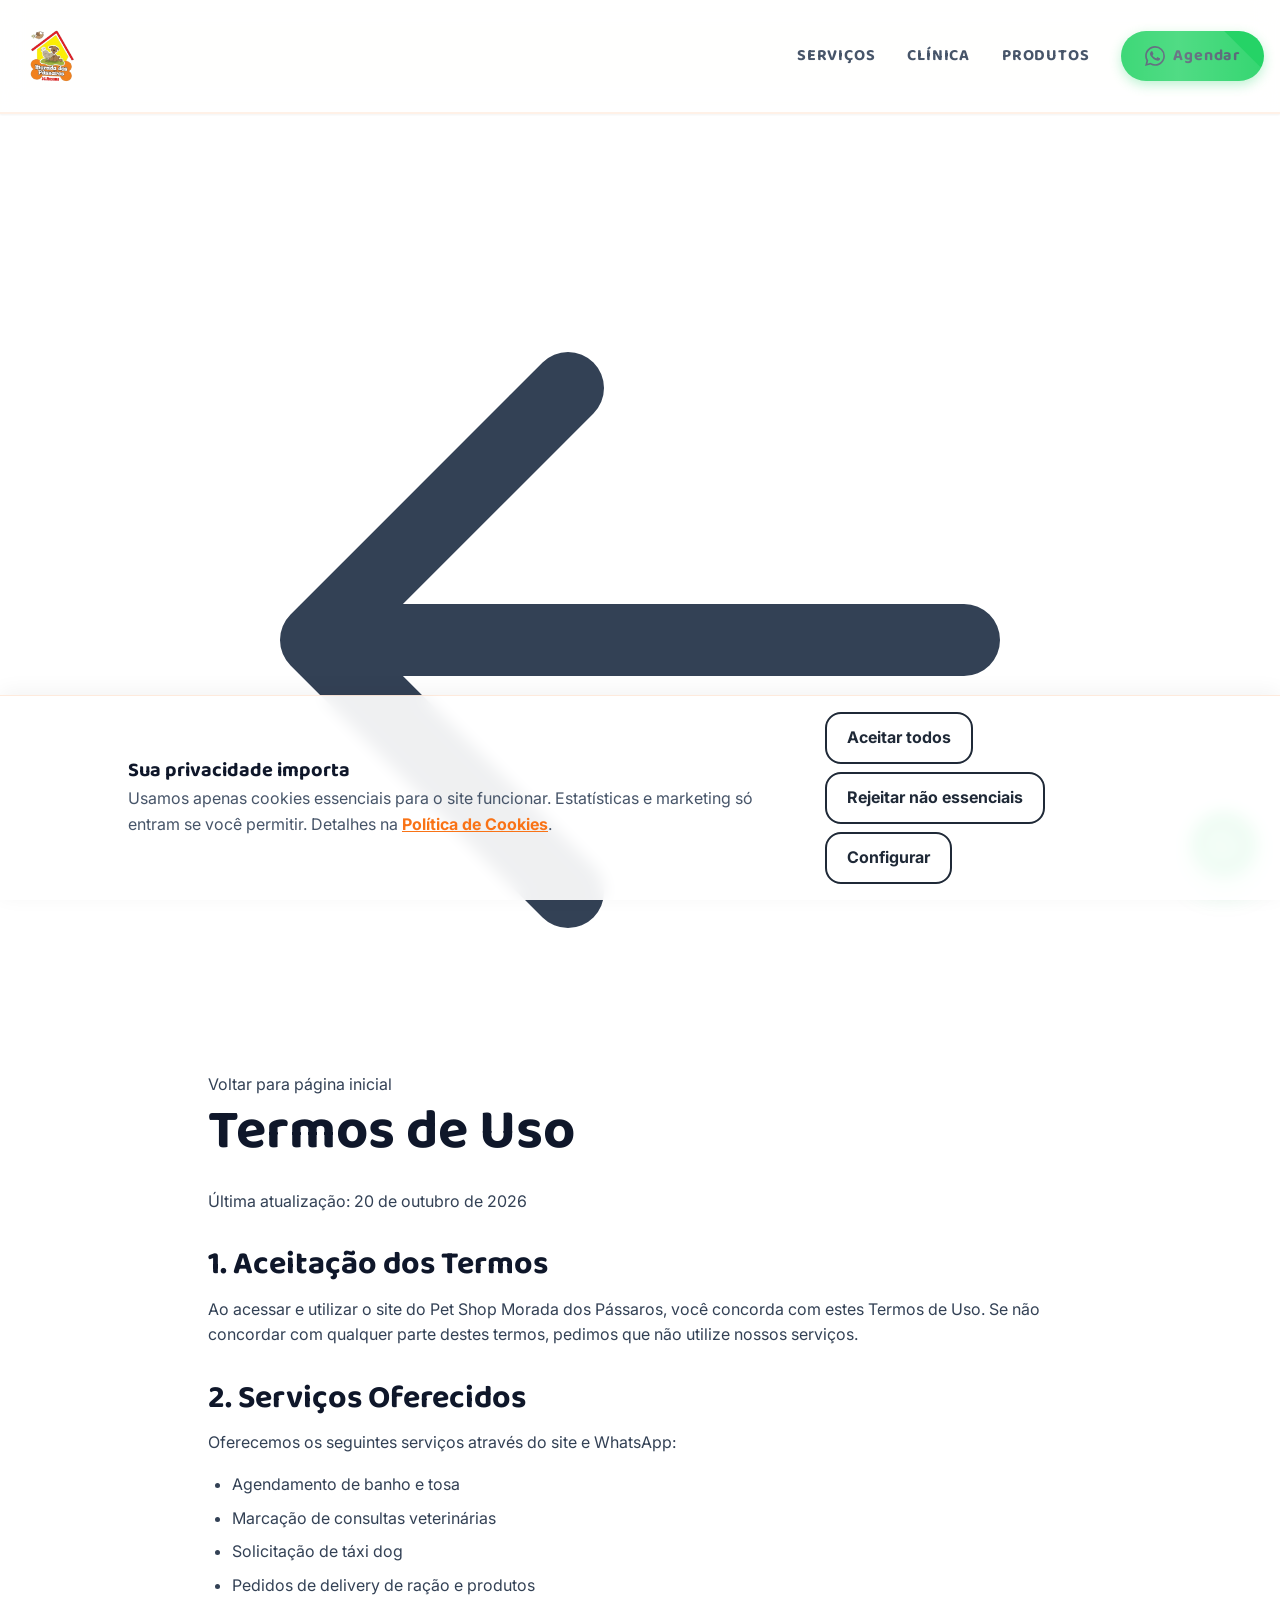
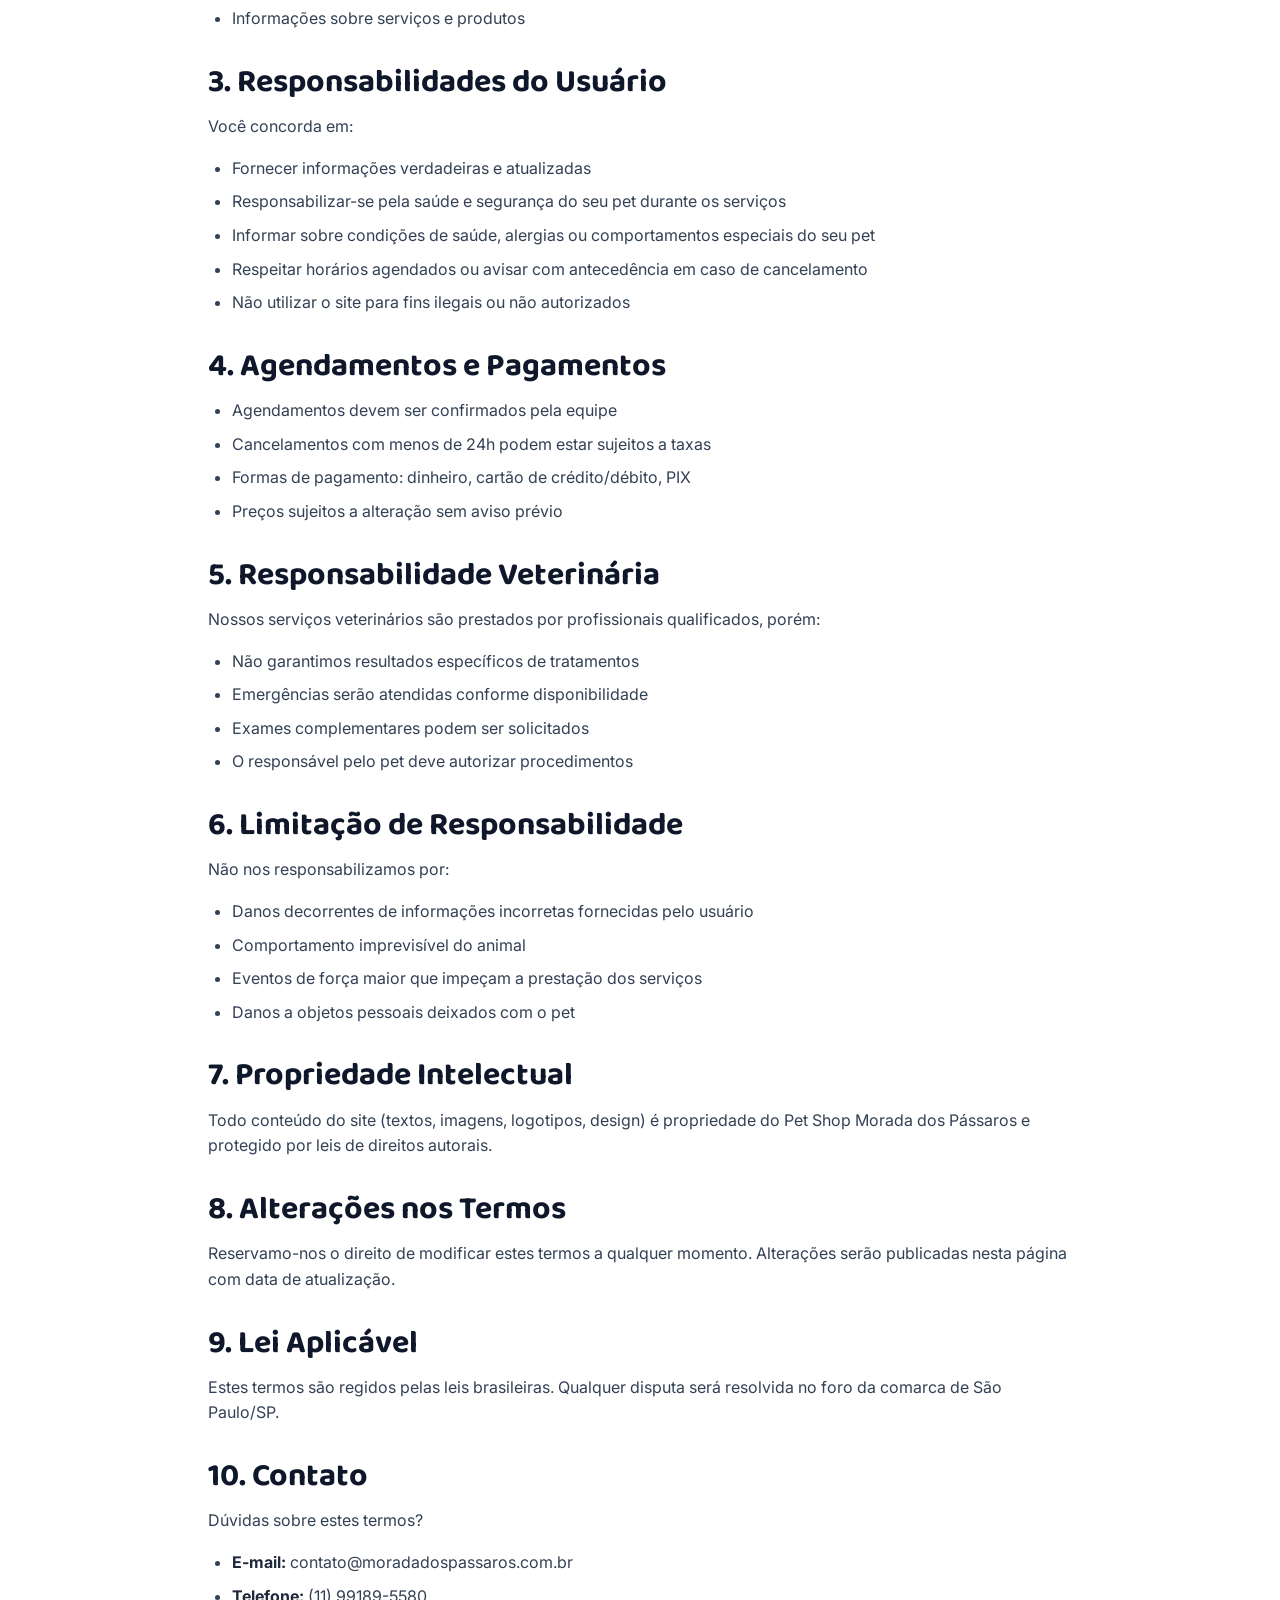
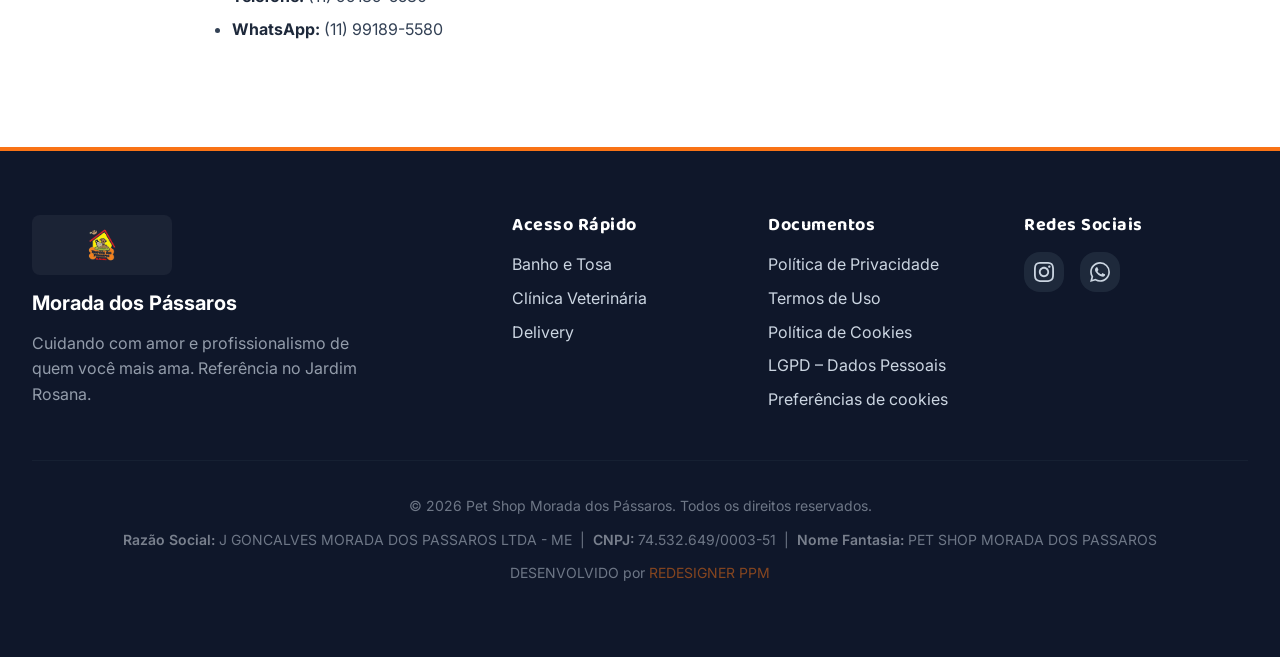
<file: termos.html>
<!DOCTYPE html>
<html lang="pt-BR" class="scroll-smooth">
<head>
    <meta charset="UTF-8">
    <meta name="viewport" content="width=device-width, initial-scale=1.0">
    
    <title>Termos de Uso | Pet Shop Morada dos Pássaros</title>
    <meta name="description" content="Termos e condições de uso do site e serviços do Pet Shop Morada dos Pássaros.">
    <link rel="canonical" href="https://moradadospassaros.com.br/termos.html">
    
    <meta property="og:type" content="website">
    <meta property="og:title" content="Termos de Uso | Morada dos Pássaros">
    
    <link rel="icon" href="favicon.svg?v=1" type="image/svg+xml">
    <link rel="icon" href="logo.png?v=1" type="image/png" sizes="any">
    <link rel="apple-touch-icon" href="logo.png?v=1">
    <link rel="preconnect" href="https://fonts.googleapis.com">
    <link rel="preconnect" href="https://fonts.gstatic.com" crossorigin>
    <link href="https://fonts.googleapis.com/css2?family=Baloo+2:wght@500;700&family=Inter:wght@400;600;700&display=swap" rel="stylesheet">
    <link rel="stylesheet" href="style.css">
</head>
<body class="antialiased">

    <a href="#main-content" class="sr-only">Pular para conteúdo principal</a>

    <header class="site-header" role="banner">
        <div class="header-inner">
            <a href="index.html" class="logo-link" aria-label="Página inicial">
                <img src="logo.png" alt="Logo Morada dos Pássaros" class="logo-img" width="72" height="72" loading="eager">
            </a>

            <nav class="nav-desktop" aria-label="Navegação principal">
                <a href="index.html#servicos">Serviços</a>
                <a href="index.html#clinica">Clínica</a>
                <a href="index.html#produtos">Produtos</a>
                <a href="https://wa.me/5511991895580?text=Olá! Gostaria de agendar um serviço para meu pet." 
                   class="btn-whatsapp">
                   <svg class="icon-whatsapp" viewBox="0 0 24 24"><path d="M17.472 14.382c-.297-.149-1.758-.867-2.03-.967-.273-.099-.471-.148-.67.15-.197.297-.767.966-.94 1.164-.173.199-.347.223-.644.075-.297-.15-1.255-.463-2.39-1.475-.883-.788-1.48-1.761-1.653-2.059-.173-.297-.018-.458.13-.606.134-.133.298-.347.446-.52.149-.174.198-.298.298-.497.099-.198.05-.371-.025-.52-.075-.149-.669-1.612-.916-2.207-.242-.579-.487-.5-.669-.51-.173-.008-.371-.008-.57-.008-.198 0-.52.074-.792.372-.272.297-1.04 1.016-1.04 2.479 0 1.462 1.065 2.875 1.213 3.074.149.198 2.096 3.2 5.077 4.487.709.306 1.262.489 1.694.625.712.227 1.36.195 1.871.118.571-.085 1.758-.719 2.006-1.413.248-.694.248-1.289.173-1.413-.074-.124-.272-.198-.57-.347m-5.421 7.403h-.004a9.87 9.87 0 01-5.031-1.378l-.361-.214-3.741.982.998-3.648-.235-.374a9.86 9.86 0 01-1.51-5.26c.001-5.45 4.436-9.884 9.888-9.884 2.64 0 5.122 1.03 6.988 2.898a9.825 9.825 0 012.893 6.994c-.003 5.45-4.437 9.884-9.885 9.884m8.413-18.297A11.815 11.815 0 0012.05 0C5.495 0 .16 5.335.157 11.892c0 2.096.547 4.142 1.588 5.945L.057 24l6.305-1.654a11.882 11.882 0 005.683 1.448h.005c6.554 0 11.89-5.335 11.893-11.893a11.821 11.821 0 00-3.48-8.413Z"/></svg>
                   <span>Agendar</span>
                </a>
            </nav>

            <button class="menu-toggle" id="hamburguer" aria-label="Abrir menu" aria-expanded="false" aria-controls="mobile-menu">
                <svg class="menu-icon" viewBox="0 0 24 24" fill="none" stroke="currentColor" stroke-width="2.5" stroke-linecap="round" stroke-linejoin="round"><path d="M4 6h16M4 12h16m-7 6h7"></path></svg>
            </button>
        </div>

        <div class="mobile-menu" id="mobile-menu" role="menu" hidden>
            <a href="index.html#servicos" role="menuitem">Serviços</a>
            <a href="index.html#clinica" role="menuitem">Clínica Veterinária</a>
            <a href="index.html#produtos" role="menuitem">Produtos</a>
            <a href="https://wa.me/5511991895580?text=Olá! Gostaria de agendar um serviço." 
               class="btn-whatsapp-mobile" role="menuitem">
               <svg class="icon-whatsapp" viewBox="0 0 24 24"><path d="M17.472 14.382c-.297-.149-1.758-.867-2.03-.967-.273-.099-.471-.148-.67.15-.197.297-.767.966-.94 1.164-.173.199-.347.223-.644.075-.297-.15-1.255-.463-2.39-1.475-.883-.788-1.48-1.761-1.653-2.059-.173-.297-.018-.458.13-.606.134-.133.298-.347.446-.52.149-.174.198-.298.298-.497.099-.198.05-.371-.025-.52-.075-.149-.669-1.612-.916-2.207-.242-.579-.487-.5-.669-.51-.173-.008-.371-.008-.57-.008-.198 0-.52.074-.792.372-.272.297-1.04 1.016-1.04 2.479 0 1.462 1.065 2.875 1.213 3.074.149.198 2.096 3.2 5.077 4.487.709.306 1.262.489 1.694.625.712.227 1.36.195 1.871.118.571-.085 1.758-.719 2.006-1.413.248-.694.248-1.289.173-1.413-.074-.124-.272-.198-.57-.347m-5.421 7.403h-.004a9.87 9.87 0 01-5.031-1.378l-.361-.214-3.741.982.998-3.648-.235-.374a9.86 9.86 0 01-1.51-5.26c.001-5.45 4.436-9.884 9.888-9.884 2.64 0 5.122 1.03 6.988 2.898a9.825 9.825 0 012.893 6.994c-.003 5.45-4.437 9.884-9.885 9.884m8.413-18.297A11.815 11.815 0 0012.05 0C5.495 0 .16 5.335.157 11.892c0 2.096.547 4.142 1.588 5.945L.057 24l6.305-1.654a11.882 11.882 0 005.683 1.448h.005c6.554 0 11.89-5.335 11.893-11.893a11.821 11.821 0 00-3.48-8.413Z"/></svg>
               Chamar no WhatsApp
            </a>
        </div>
    </header>

    <main id="main-content">
        <section class="section-padding bg-white reveal">
            <div class="container max-w-4xl">
                <a href="index.html" class="inline-flex items-center gap-2 text-orange-600 hover:text-orange-700 font-medium mb-8">
                    <svg class="w-5 h-5" fill="none" stroke="currentColor" viewBox="0 0 24 24">
                        <path stroke-linecap="round" stroke-linejoin="round" stroke-width="2" d="M10 19l-7-7m0 0l7-7m-7 7h18"></path>
                    </svg>
                    Voltar para página inicial
                </a>
                
                <h1 class="text-4xl md:text-5xl font-heading font-bold text-slate-900 mb-6">Termos de Uso</h1>
                <p class="text-slate-600 text-lg mb-10">Última atualização: 20 de outubro de 2026</p>
                
                <div class="prose">
                    <div>
                        <h2>1. Aceitação dos Termos</h2>
                        <p>Ao acessar e utilizar o site do Pet Shop Morada dos Pássaros, você concorda com estes Termos de Uso. Se não concordar com qualquer parte destes termos, pedimos que não utilize nossos serviços.</p>
                    </div>
                    
                    <div>
                        <h2>2. Serviços Oferecidos</h2>
                        <p>Oferecemos os seguintes serviços através do site e WhatsApp:</p>
                        <ul>
                            <li>Agendamento de banho e tosa</li>
                            <li>Marcação de consultas veterinárias</li>
                            <li>Solicitação de táxi dog</li>
                            <li>Pedidos de delivery de ração e produtos</li>
                            <li>Informações sobre serviços e produtos</li>
                        </ul>
                    </div>
                    
                    <div>
                        <h2>3. Responsabilidades do Usuário</h2>
                        <p>Você concorda em:</p>
                        <ul>
                            <li>Fornecer informações verdadeiras e atualizadas</li>
                            <li>Responsabilizar-se pela saúde e segurança do seu pet durante os serviços</li>
                            <li>Informar sobre condições de saúde, alergias ou comportamentos especiais do seu pet</li>
                            <li>Respeitar horários agendados ou avisar com antecedência em caso de cancelamento</li>
                            <li>Não utilizar o site para fins ilegais ou não autorizados</li>
                        </ul>
                    </div>
                    
                    <div>
                        <h2>4. Agendamentos e Pagamentos</h2>
                        <ul>
                            <li>Agendamentos devem ser confirmados pela equipe</li>
                            <li>Cancelamentos com menos de 24h podem estar sujeitos a taxas</li>
                            <li>Formas de pagamento: dinheiro, cartão de crédito/débito, PIX</li>
                            <li>Preços sujeitos a alteração sem aviso prévio</li>
                        </ul>
                    </div>
                    
                    <div>
                        <h2>5. Responsabilidade Veterinária</h2>
                        <p>Nossos serviços veterinários são prestados por profissionais qualificados, porém:</p>
                        <ul>
                            <li>Não garantimos resultados específicos de tratamentos</li>
                            <li>Emergências serão atendidas conforme disponibilidade</li>
                            <li>Exames complementares podem ser solicitados</li>
                            <li>O responsável pelo pet deve autorizar procedimentos</li>
                        </ul>
                    </div>
                    
                    <div>
                        <h2>6. Limitação de Responsabilidade</h2>
                        <p>Não nos responsabilizamos por:</p>
                        <ul>
                            <li>Danos decorrentes de informações incorretas fornecidas pelo usuário</li>
                            <li>Comportamento imprevisível do animal</li>
                            <li>Eventos de força maior que impeçam a prestação dos serviços</li>
                            <li>Danos a objetos pessoais deixados com o pet</li>
                        </ul>
                    </div>
                    
                    <div>
                        <h2>7. Propriedade Intelectual</h2>
                        <p>Todo conteúdo do site (textos, imagens, logotipos, design) é propriedade do Pet Shop Morada dos Pássaros e protegido por leis de direitos autorais.</p>
                    </div>
                    
                    <div>
                        <h2>8. Alterações nos Termos</h2>
                        <p>Reservamo-nos o direito de modificar estes termos a qualquer momento. Alterações serão publicadas nesta página com data de atualização.</p>
                    </div>
                    
                    <div>
                        <h2>9. Lei Aplicável</h2>
                        <p>Estes termos são regidos pelas leis brasileiras. Qualquer disputa será resolvida no foro da comarca de São Paulo/SP.</p>
                    </div>
                    
                    <div>
                        <h2>10. Contato</h2>
                        <p>Dúvidas sobre estes termos?</p>
                        <ul>
                            <li><strong>E-mail:</strong> contato@moradadospassaros.com.br</li>
                            <li><strong>Telefone:</strong> (11) 99189-5580</li>
                            <li><strong>WhatsApp:</strong> (11) 99189-5580</li>
                        </ul>
                    </div>
                </div>
            </div>
        </section>
    </main>

    <footer class="site-footer">
        <div class="container">
            <div class="footer-grid">
                <div class="footer-brand">
                    <img src="logo.png" alt="Logo Morada dos Pássaros" class="footer-logo" width="140" height="48" loading="lazy" decoding="async">
                    <span class="footer-name">Morada dos Pássaros</span>
                    <p>Cuidando com amor e profissionalismo de quem você mais ama. Referência no Jardim Rosana.</p>
                </div>
                <div class="footer-links">
                    <h4>Acesso Rápido</h4>
                    <ul>
                        <li><a href="index.html#servicos">Banho e Tosa</a></li>
                        <li><a href="index.html#clinica">Clínica Veterinária</a></li>
                        <li><a href="index.html#produtos">Delivery</a></li>
                    </ul>
                </div>
                <div class="footer-links">
                    <h4>Documentos</h4>
                    <ul>
                        <li><a href="privacidade.html">Política de Privacidade</a></li>
                        <li><a href="termos.html">Termos de Uso</a></li>
                        <li><a href="cookies.html">Política de Cookies</a></li>
                        <li><a href="lgpd.html">LGPD – Dados Pessoais</a></li>
                        <li><button type="button" class="link-button" id="cookie-settings">Preferências de cookies</button></li>
                    </ul>
                </div>
                <div class="footer-social">
                    <h4>Redes Sociais</h4>
                    <div class="social-icons">
                        <a href="https://www.instagram.com/moradadospassaros_jardimrosana/" target="_blank" aria-label="Instagram">
                            <svg viewBox="0 0 24 24"><path d="M12 2.163c3.204 0 3.584.012 4.85.07 3.252.148 4.771 1.691 4.919 4.919.058 1.265.069 1.645.069 4.849 0 3.205-.012 3.584-.069 4.849-.149 3.225-1.664 4.771-4.919 4.919-1.266.058-1.644.07-4.85.07-3.204 0-3.584-.012-4.849-.07-3.26-.149-4.771-1.699-4.919-4.92-.058-1.265-.07-1.644-.07-4.849 0-3.204.013-3.583.07-4.849.149-3.227 1.664-4.771 4.919-4.919 1.266-.057 1.645-.069 4.849-.069zm0-2.163c-3.259 0-3.667.014-4.947.072-4.358.2-6.78 2.618-6.98 6.98-.059 1.281-.073 1.689-.073 4.948 0 3.259.014 3.668.072 4.948.2 4.358 2.618 6.78 6.98 6.98 1.281.058 1.689.072 4.948.072 3.259 0 3.668-.014 4.948-.072 4.354-.2 6.782-2.618 6.979-6.98.059-1.28.073-1.689.073-4.948 0-3.259-.014-3.667-.072-4.947-.196-4.354-2.617-6.78-6.979-6.98-1.281-.059-1.69-.073-4.949-.073zm0 5.838c-3.403 0-6.162 2.759-6.162 6.162s2.759 6.163 6.162 6.163 6.162-2.759 6.162-6.163c0-3.403-2.759-6.162-6.162-6.162zm0 10.162c-2.209 0-4-1.79-4-4 0-2.209 1.791-4 4-4s4 1.791 4 4c0 2.21-1.791 4-4 4zm6.406-11.845c-.796 0-1.441.645-1.441 1.44s.645 1.44 1.441 1.44c.795 0 1.439-.645 1.439-1.44s-.644-1.44-1.439-1.44z"/></svg>
                        </a>
                        <a href="https://wa.me/5511991895580" target="_blank" aria-label="WhatsApp">
                            <svg viewBox="0 0 24 24"><path d="M17.472 14.382c-.297-.149-1.758-.867-2.03-.967-.273-.099-.471-.148-.67.15-.197.297-.767.966-.94 1.164-.173.199-.347.223-.644.075-.297-.15-1.255-.463-2.39-1.475-.883-.788-1.48-1.761-1.653-2.059-.173-.297-.018-.458.13-.606.134-.133.298-.347.446-.52.149-.174.198-.298.298-.497.099-.198.05-.371-.025-.52-.075-.149-.669-1.612-.916-2.207-.242-.579-.487-.5-.669-.51-.173-.008-.371-.008-.57-.008-.198 0-.52.074-.792.372-.272.297-1.04 1.016-1.04 2.479 0 1.462 1.065 2.875 1.213 3.074.149.198 2.096 3.2 5.077 4.487.709.306 1.262.489 1.694.625.712.227 1.36.195 1.871.118.571-.085 1.758-.719 2.006-1.413.248-.694.248-1.289.173-1.413-.074-.124-.272-.198-.57-.347m-5.421 7.403h-.004a9.87 9.87 0 01-5.031-1.378l-.361-.214-3.741.982.998-3.648-.235-.374a9.86 9.86 0 01-1.51-5.26c.001-5.45 4.436-9.884 9.888-9.884 2.64 0 5.122 1.03 6.988 2.898a9.825 9.825 0 012.893 6.994c-.003 5.45-4.437 9.884-9.885 9.884m8.413-18.297A11.815 11.815 0 0012.05 0C5.495 0 .16 5.335.157 11.892c0 2.096.547 4.142 1.588 5.945L.057 24l6.305-1.654a11.882 11.882 0 005.683 1.448h.005c6.554 0 11.89-5.335 11.893-11.893a11.821 11.821 0 00-3.48-8.413z"/></svg>
                        </a>
                    </div>
                </div>
            </div>
            <div class="footer-copy">
                <p>&copy; 2026 Pet Shop Morada dos Pássaros. Todos os direitos reservados.</p>
                <p>
                    <strong>Razão Social:</strong> J GONCALVES MORADA DOS PASSAROS LTDA - ME &nbsp;|&nbsp;
                    <strong>CNPJ:</strong> 74.532.649/0003-51 &nbsp;|&nbsp;
                    <strong>Nome Fantasia:</strong> PET SHOP MORADA DOS PASSAROS
                </p>
                <p>DESENVOLVIDO por <a href="https://redesigner.com.br" target="_blank" rel="noopener noreferrer">REDESIGNER PPM</a></p>
            </div>
        </div>
    </footer>

    <div id="lgpd-modal" class="lgpd-banner" role="region" aria-labelledby="lgpd-title" hidden>
        <div class="lgpd-content">
            <div class="lgpd-text">
                <h5 id="lgpd-title">Sua privacidade importa</h5>
                <p>Usamos apenas cookies essenciais para o site funcionar. Estatísticas e marketing só entram se você permitir. Detalhes na <a href="cookies.html">Política de Cookies</a>.</p>
            </div>
            <div class="lgpd-actions">
                <button type="button" class="btn-consent" id="btn-aceitar-lgpd">Aceitar todos</button>
                <button type="button" class="btn-consent" id="btn-rejeitar-lgpd">Rejeitar não essenciais</button>
                <button type="button" class="btn-consent" id="btn-config-lgpd">Configurar</button>
            </div>
        </div>
    </div>

    <dialog id="cookie-prefs" class="site-dialog" aria-labelledby="cookie-prefs-title">
        <h2 id="cookie-prefs-title">Preferências de cookies</h2>
        <p>Escolha o que permitir. Você pode mudar de ideia quando quiser em "Preferências de cookies" no rodapé.</p>
        <label class="pref-row"><input type="checkbox" checked disabled><span><strong>Essenciais</strong> Necessários para o site funcionar. Sempre ativos.</span></label>
        <label class="pref-row"><input type="checkbox" id="pref-analytics"><span><strong>Estatísticas</strong> Ajudam a entender como o site é usado. Hoje o site não carrega essa ferramenta.</span></label>
        <label class="pref-row"><input type="checkbox" id="pref-marketing"><span><strong>Marketing</strong> Anúncios e remarketing. Hoje o site não carrega essa ferramenta.</span></label>
        <div class="dialog-actions">
            <button type="button" class="btn-consent" id="btn-salvar-prefs">Salvar preferências</button>
            <button type="button" class="btn-consent" data-close>Cancelar</button>
        </div>
    </dialog>

    <button type="button" class="whatsapp-float" id="wa-open" aria-label="Falar no WhatsApp" aria-haspopup="dialog">
        <svg viewBox="0 0 24 24" aria-hidden="true"><path d="M17.472 14.382c-.297-.149-1.758-.867-2.03-.967-.273-.099-.471-.148-.67.15-.197.297-.767.966-.94 1.164-.173.199-.347.223-.644.075-.297-.15-1.255-.463-2.39-1.475-.883-.788-1.48-1.761-1.653-2.059-.173-.297-.018-.458.13-.606.134-.133.298-.347.446-.52.149-.174.198-.298.298-.497.099-.198.05-.371-.025-.52-.075-.149-.669-1.612-.916-2.207-.242-.579-.487-.5-.669-.51-.173-.008-.371-.008-.57-.008-.198 0-.52.074-.792.372-.272.297-1.04 1.016-1.04 2.479 0 1.462 1.065 2.875 1.213 3.074.149.198 2.096 3.2 5.077 4.487.709.306 1.262.489 1.694.625.712.227 1.36.195 1.871.118.571-.085 1.758-.719 2.006-1.413.248-.694.248-1.289.173-1.413-.074-.124-.272-.198-.57-.347m-5.421 7.403h-.004a9.87 9.87 0 01-5.031-1.378l-.361-.214-3.741.982.998-3.648-.235-.374a9.86 9.86 0 01-1.51-5.26c.001-5.45 4.436-9.884 9.888-9.884 2.64 0 5.122 1.03 6.988 2.898a9.825 9.825 0 012.893 6.994c-.003 5.45-4.437 9.884-9.885 9.884m8.413-18.297A11.815 11.815 0 0012.05 0C5.495 0 .16 5.335.157 11.892c0 2.096.547 4.142 1.588 5.945L.057 24l6.305-1.654a11.882 11.882 0 005.683 1.448h.005c6.554 0 11.89-5.335 11.893-11.893a11.821 11.821 0 00-3.48-8.413z"/></svg>
    </button>

    <dialog id="wa-dialog" class="site-dialog" aria-labelledby="wa-title">
        <h2 id="wa-title">Fale com a Morada dos Pássaros</h2>
        <p>Agende banho e tosa, marque uma consulta, peça o táxi dog ou encomende ração. A conversa continua no WhatsApp.</p>
        <p class="dialog-note">Ao continuar, o WhatsApp abre em uma nova aba e passa a tratar seus dados conforme os termos e a política de privacidade dele.</p>
        <div class="dialog-actions">
            <a href="https://wa.me/5511991895580?text=Ol%C3%A1!%20Vim%20pelo%20site." class="btn-primary" target="_blank" rel="noopener noreferrer">Continuar no WhatsApp</a>
            <button type="button" class="btn-consent" data-close>Fechar</button>
        </div>
    </dialog>

    <script src="script.js" defer></script>
</body>
</html>
</file>
<file: style.css>
/* ============================================================
   PET SHOP MORADA DOS PÁSSAROS — STYLESHEET
   ============================================================ */

/* ============================================================
   1. VARIABLES
   ============================================================ */
:root {
    --color-primary: #F97316;
    --color-secondary: #EF4444;
    --color-accent: #EAB308;
    --color-success: #25D366;
    --color-bg-soft: #FFF7ED;
    --color-text: #334155;
    --color-white: #ffffff;
    --color-slate-50: #f8fafc;
    --color-slate-100: #f1f5f9;
    --color-slate-200: #e2e8f0;
    --color-slate-300: #cbd5e1;
    --color-slate-400: #94a3b8;
    --color-slate-500: #64748b;
    --color-slate-600: #475569;
    --color-slate-700: #334155;
    --color-slate-800: #1e293b;
    --color-slate-900: #0f172a;

    --font-heading: 'Baloo 2', sans-serif;
    --font-body: 'Inter', sans-serif;

    --header-height: clamp(4.75rem, 10vw + 1rem, 7rem);

    --text-xs: clamp(0.75rem, 0.7rem + 0.25vw, 0.875rem);
    --text-sm: clamp(0.875rem, 0.8rem + 0.35vw, 1rem);
    --text-base: clamp(1rem, 0.95rem + 0.3vw, 1.125rem);
    --text-lg: clamp(1.125rem, 1rem + 0.6vw, 1.25rem);
    --text-xl: clamp(1.25rem, 1.1rem + 0.8vw, 1.5rem);
    --text-2xl: clamp(1.5rem, 1.3rem + 1.2vw, 2rem);
    --text-3xl: clamp(2rem, 1.6rem + 1.8vw, 2.75rem);
    --text-4xl: clamp(2.5rem, 2rem + 2.5vw, 3.5rem);
    --text-5xl: clamp(3rem, 2.4rem + 3.5vw, 4.5rem);

    --space-1: 0.25rem;
    --space-2: 0.5rem;
    --space-3: 0.75rem;
    --space-4: 1rem;
    --space-5: 1.25rem;
    --space-6: 1.5rem;
    --space-8: 2rem;
    --space-10: 2.5rem;
    --space-12: 3rem;
    --space-16: 4rem;
    --space-20: 5rem;
    --space-24: 6rem;

    --radius-sm: 0.5rem;
    --radius-md: 1rem;
    --radius-lg: 1.5rem;
    --radius-xl: 2rem;
    --radius-full: 9999px;

    --shadow-sm: 0 1px 2px rgba(0,0,0,0.05);
    --shadow-md: 0 4px 12px rgba(0,0,0,0.08);
    --shadow-lg: 0 10px 30px rgba(0,0,0,0.1);
    --shadow-xl: 0 20px 50px rgba(0,0,0,0.12);
}

/* ============================================================
   2. RESET & BASE
   ============================================================ */
*,
*::before,
*::after {
    box-sizing: border-box;
    margin: 0;
    padding: 0;
}

html {
    scroll-behavior: smooth;
    scroll-padding-top: calc(var(--header-height) + 1rem);
    -webkit-text-size-adjust: 100%;
}

body {
    font-family: var(--font-body);
    color: var(--color-text);
    background-color: var(--color-bg-soft);
    line-height: 1.6;
    -webkit-font-smoothing: antialiased;
    -moz-osx-font-smoothing: grayscale;
    overflow-x: hidden;
}

main {
    padding-top: var(--header-height);
}

img, svg {
    display: block;
    max-width: 100%;
    height: auto;
}

a { color: inherit; text-decoration: none; }
ul { list-style: none; }

button {
    cursor: pointer;
    border: none;
    background: none;
    font: inherit;
}

/* ============================================================
   3. TYPOGRAPHY
   ============================================================ */
h1, h2, h3, h4, h5, h6 {
    font-family: var(--font-heading);
    font-weight: 700;
    line-height: 1.2;
}

.section-title {
    font-size: var(--text-3xl);
    font-weight: 700;
    color: var(--color-slate-900);
    margin-bottom: var(--space-4);
}
@media (min-width: 768px) {
    .section-title { font-size: var(--text-4xl); }
}

.section-tag {
    display: inline-block;
    background: rgba(249, 115, 22, 0.12);
    color: var(--color-primary);
    font-weight: 700;
    font-size: var(--text-xs);
    text-transform: uppercase;
    letter-spacing: 0.05em;
    padding: 0.25rem 1rem;
    border-radius: var(--radius-full);
    margin-bottom: var(--space-4);
}

.highlight-brand { color: var(--color-primary); }
.highlight {
    background: linear-gradient(to right, var(--color-primary), var(--color-secondary));
    -webkit-background-clip: text;
    -webkit-text-fill-color: transparent;
    background-clip: text;
}

/* ============================================================
   4. LAYOUT UTILITIES
   ============================================================ */
.container {
    max-width: 1280px;
    margin: 0 auto;
    padding: 0 var(--space-4);
}
.container.max-w-4xl { max-width: 56rem; }

.section-padding { padding: var(--space-16) 0; }
@media (min-width: 768px) {
    .section-padding { padding: var(--space-24) 0; }
}

.text-center { text-align: center; }
.bg-white { background-color: var(--color-white); }

.breadcrumb {
    display: flex;
    flex-wrap: wrap;
    align-items: center;
    gap: var(--space-2);
    font-size: var(--text-sm);
    color: var(--color-slate-500);
    margin-bottom: var(--space-6);
}
.breadcrumb a {
    color: var(--color-primary);
    font-weight: 600;
    transition: color 0.2s;
}
.breadcrumb a:hover { color: var(--color-secondary); }
.breadcrumb span[aria-current] { color: var(--color-slate-600); }

/* Páginas jurídicas */
.container.max-w-4xl h1 {
    font-size: var(--text-4xl);
    color: var(--color-slate-900);
    margin-bottom: var(--space-6);
}

.prose { color: var(--color-slate-700); }
.prose h2 {
    font-size: var(--text-2xl);
    color: var(--color-slate-900);
    margin: var(--space-8) 0 var(--space-3);
}
.prose h3 {
    font-size: var(--text-xl);
    color: var(--color-slate-900);
    margin: var(--space-6) 0 var(--space-2);
}
.prose p { margin-bottom: var(--space-4); }
.prose ul { list-style: disc; padding-left: 1.5rem; }
.prose ol { list-style: decimal; padding-left: 1.5rem; }
.prose li { margin-bottom: var(--space-2); }
.prose a {
    color: var(--color-primary);
    text-decoration: underline;
    text-underline-offset: 0.15em;
}
.prose strong { color: var(--color-slate-800); }

/* ============================================================
   5. HEADER
   ============================================================ */
.site-header {
    position: fixed;
    top: 0; left: 0; right: 0;
    z-index: 40;
    background: rgba(255, 255, 255, 0.95);
    backdrop-filter: blur(12px);
    border-bottom: 2px solid rgba(249, 115, 22, 0.1);
    box-shadow: var(--shadow-sm);
    transition: background 0.2s;
}

.header-inner {
    display: flex;
    justify-content: space-between;
    align-items: center;
    gap: var(--space-3);
    height: var(--header-height);
    max-width: 1280px;
    margin: 0 auto;
    padding: 0 var(--space-4);
}

.logo-link {
    display: flex;
    align-items: center;
    flex-shrink: 0;
    min-width: 0;
}

.logo-img {
    height: clamp(3.25rem, 8vw + 1rem, 4.5rem);
    width: auto;
    max-width: 100%;
    object-fit: contain;
    transition: transform 0.2s;
}
.logo-link:hover .logo-img { transform: scale(1.05); }

.nav-desktop {
    display: none;
    align-items: center;
    gap: var(--space-8);
    font-weight: 700;
    font-size: var(--text-sm);
    text-transform: uppercase;
    letter-spacing: 0.05em;
}
.nav-desktop a {
    color: var(--color-slate-600);
    transition: color 0.2s;
    font-family: var(--font-heading);
}
.nav-desktop a:hover { color: var(--color-primary); }

.btn-whatsapp {
    display: inline-flex;
    align-items: center;
    gap: var(--space-2);
    background: var(--color-success);
    color: white;
    padding: 0.75rem 1.5rem;
    border-radius: var(--radius-full);
    font-weight: 700;
    font-size: var(--text-sm);
    transition: all 0.3s;
    box-shadow: 0 4px 12px rgba(37, 211, 102, 0.3);
    text-transform: none;
    position: relative;
    overflow: hidden;
}
.btn-whatsapp::after {
    content: "";
    position: absolute;
    top: -50%; left: -60%;
    width: 200%; height: 200%;
    background: linear-gradient(45deg, transparent, rgba(255,255,255,0.2), transparent);
    transform: rotate(45deg);
    transition: 0.5s;
}
.btn-whatsapp:hover::after { left: 100%; }
.btn-whatsapp:hover {
    background: #20ba5a;
    transform: translateY(-2px);
    box-shadow: 0 8px 24px rgba(37, 211, 102, 0.4);
}

.icon-whatsapp {
    width: 1.25rem;
    height: 1.25rem;
    fill: currentColor;
}

@media (min-width: 1024px) {
    .nav-desktop { display: flex; }
}

.menu-toggle {
    display: block;
    flex-shrink: 0;
    padding: var(--space-2);
    border-radius: var(--radius-md);
    color: var(--color-primary);
    transition: background 0.2s;
}
.menu-toggle:hover { background: rgba(249, 115, 22, 0.06); }
.menu-icon { width: 2rem; height: 2rem; }

@media (min-width: 1024px) {
    .menu-toggle { display: none; }
}

.mobile-menu {
    display: none;
    background: white;
    border-top: 1px solid rgba(249, 115, 22, 0.2);
    padding: var(--space-6);
    padding-bottom: calc(var(--space-6) + env(safe-area-inset-bottom));
    position: absolute;
    top: var(--header-height);
    left: 0; right: 0;
    max-height: calc(100dvh - var(--header-height));
    overflow-y: auto;
    overscroll-behavior: contain;
    box-shadow: var(--shadow-xl);
    flex-direction: column;
    gap: var(--space-4);
}
.mobile-menu[hidden] { display: none; }
.mobile-menu:not([hidden]) { display: flex; }

.mobile-menu a {
    display: block;
    padding: var(--space-3) 0;
    font-weight: 700;
    font-size: var(--text-sm);
    text-transform: uppercase;
    letter-spacing: 0.05em;
    color: var(--color-slate-700);
    border-bottom: 1px solid var(--color-slate-50);
}
.mobile-menu a:last-child { border-bottom: none; }

.btn-whatsapp-mobile {
    display: flex;
    align-items: center;
    justify-content: center;
    gap: var(--space-2);
    width: 100%;
    background: var(--color-success);
    color: white;
    padding: var(--space-4);
    border-radius: var(--radius-md);
    font-weight: 700;
    margin-top: var(--space-4);
    box-shadow: var(--shadow-md);
}

/* ============================================================
   6. HERO (HOME)
   ============================================================ */
.hero {
    padding-top: clamp(2rem, 6vw, 4rem);
    position: relative;
    overflow: hidden;
    background: rgba(255, 247, 237, 0.5);
}

.hero-bg-blob {
    position: absolute;
    top: 0;
    right: max(-8rem, -5vw);
    width: min(24rem, 80vw);
    height: min(24rem, 80vw);
    background: rgba(234, 179, 8, 0.15);
    border-radius: 50%;
    filter: blur(80px);
    opacity: 0.4;
    animation: blob 7s infinite alternate;
}
.hero-bg-blob::after {
    content: '';
    position: absolute;
    top: 0; left: -6rem;
    width: 100%; height: 100%;
    background: rgba(249, 115, 22, 0.12);
    border-radius: 50%;
    filter: blur(80px);
    animation: blob 7s infinite alternate 2s;
}
@keyframes blob {
    0%   { transform: translate(0, 0) scale(1); }
    33%  { transform: translate(30px, -50px) scale(1.1); }
    66%  { transform: translate(-20px, 20px) scale(0.9); }
    100% { transform: translate(0, 0) scale(1); }
}

.hero-inner {
    position: relative;
    z-index: 10;
    max-width: 1280px;
    margin: 0 auto;
    display: grid;
    gap: clamp(2rem, 5vw, 3rem);
    padding: 0 var(--space-4);
}
@media (min-width: 1024px) {
    .hero-inner {
        grid-template-columns: 1fr 1fr;
        align-items: center;
        gap: var(--space-16);
    }
}

.hero-content {
    text-align: center;
    display: flex;
    flex-direction: column;
    gap: var(--space-6);
}
@media (min-width: 1024px) {
    .hero-content { text-align: left; }
}

.hero-title {
    font-size: var(--text-4xl);
    font-weight: 700;
    color: var(--color-slate-900);
    line-height: 1.1;
}
@media (min-width: 768px) {
    .hero-title { font-size: var(--text-5xl); }
}

.hero-subtitle {
    font-size: var(--text-lg);
    color: var(--color-slate-600);
    max-width: 36rem;
    margin: 0 auto;
}
@media (min-width: 1024px) {
    .hero-subtitle { margin: 0; }
}

.hero-ctas {
    display: flex;
    flex-wrap: wrap;
    gap: var(--space-4);
    justify-content: center;
}
@media (min-width: 1024px) {
    .hero-ctas { justify-content: flex-start; }
}

.btn-primary {
    display: inline-flex;
    align-items: center;
    justify-content: center;
    gap: var(--space-2);
    background: linear-gradient(to right, var(--color-primary), #ea580c);
    color: white;
    padding: 1rem 2rem;
    border-radius: var(--radius-full);
    font-weight: 700;
    font-size: var(--text-lg);
    box-shadow: 0 8px 24px rgba(249, 115, 22, 0.35);
    transition: all 0.3s;
    position: relative;
    overflow: hidden;
    text-align: center;
}
.btn-primary::after {
    content: "";
    position: absolute;
    top: -50%; left: -60%;
    width: 200%; height: 200%;
    background: linear-gradient(45deg, transparent, rgba(255,255,255,0.2), transparent);
    transform: rotate(45deg);
    transition: 0.5s;
}
.btn-primary:hover::after { left: 100%; }
.btn-primary:hover {
    transform: translateY(-2px);
    box-shadow: 0 12px 32px rgba(249, 115, 22, 0.45);
}

.btn-secondary {
    display: inline-flex;
    align-items: center;
    justify-content: center;
    gap: var(--space-2);
    background: white;
    border: 2px solid var(--color-secondary);
    color: var(--color-secondary);
    padding: 1rem 2rem;
    border-radius: var(--radius-full);
    font-weight: 700;
    font-size: var(--text-lg);
    transition: all 0.3s;
    text-align: center;
}
.btn-secondary:hover { background: #fef2f2; }

.hero-stats {
    display: flex;
    align-items: center;
    gap: var(--space-8);
    justify-content: center;
    opacity: 0.8;
    padding-top: var(--space-4);
}
@media (min-width: 1024px) {
    .hero-stats { justify-content: flex-start; }
}
.stat-number {
    display: block;
    font-size: var(--text-2xl);
    font-weight: 700;
    color: var(--color-slate-800);
}
.stat-label {
    font-size: var(--text-xs);
    text-transform: uppercase;
    letter-spacing: 0.05em;
    display: block;
}
.stat-divider {
    width: 1px;
    height: 2.5rem;
    background: var(--color-slate-300);
}

.hero-image {
    position: relative;
    display: flex;
    justify-content: center;
    min-width: 0;
}
.hero-image-wrapper {
    width: min(100%, 34rem);
    background: linear-gradient(135deg, #ffffff, #fff7ed);
    padding: 10px;
    border-radius: var(--radius-lg);
    box-shadow: 0 20px 40px rgba(249, 115, 22, 0.15);
    max-width: 100%;
    animation: float 6s ease-in-out infinite;
}
@keyframes float {
    0%, 100% { transform: translateY(0); }
    50%      { transform: translateY(-10px); }
}
.hero-img {
    border-radius: var(--radius-md);
    width: 100%;
    height: auto;
    object-fit: cover;
    display: block;
}
.hero-badge {
    position: absolute;
    bottom: -0.75rem;
    left: -0.75rem;
    background: var(--color-accent);
    color: white;
    font-weight: 700;
    padding: 0.75rem 1.25rem;
    border-radius: var(--radius-md);
    box-shadow: var(--shadow-md);
    transform: rotate(-6deg);
    font-size: var(--text-sm);
    z-index: 20;
}

/* ============================================================
   7. PAGE HERO (PÁGINAS INTERNAS)
   ============================================================ */
.page-hero {
    padding: clamp(2rem, 6vw, 4rem) 0 clamp(2rem, 5vw, 3rem);
    background: rgba(255, 247, 237, 0.5);
    position: relative;
    overflow: hidden;
}

.page-hero-inner {
    max-width: 1280px;
    margin: 0 auto;
    padding: 0 var(--space-4);
    display: grid;
    gap: var(--space-8);
    align-items: center;
}
@media (min-width: 900px) {
    .page-hero-inner { grid-template-columns: 1.1fr 1fr; }
}

.page-hero h1 {
    font-size: var(--text-4xl);
    color: var(--color-slate-900);
    line-height: 1.15;
}
.page-hero p {
    font-size: var(--text-lg);
    color: var(--color-slate-600);
    margin-top: var(--space-4);
    max-width: 40rem;
}
.page-hero-ctas {
    display: flex;
    flex-wrap: wrap;
    gap: var(--space-3);
    margin-top: var(--space-6);
}
.page-hero-image {
    position: relative;
    border-radius: var(--radius-lg);
    overflow: hidden;
    box-shadow: var(--shadow-xl);
    border: 4px solid white;
}
.page-hero-image img {
    width: 100%;
    height: auto;
    aspect-ratio: 4 / 3;
    object-fit: cover;
}

/* ============================================================
   8. SOBRE
   ============================================================ */
.section-sobre { background: white; }

.sobre-grid {
    display: grid;
    gap: var(--space-12);
    align-items: center;
}
@media (min-width: 1024px) {
    .sobre-grid { grid-template-columns: 1fr 1fr; }
}

.sobre-text {
    display: flex;
    flex-direction: column;
    gap: var(--space-4);
}
.sobre-desc {
    font-size: var(--text-lg);
    color: var(--color-slate-600);
}
.sobre-diferenciais {
    display: flex;
    flex-direction: column;
    gap: var(--space-3);
    padding-top: var(--space-4);
}
.sobre-diferenciais li {
    display: flex;
    align-items: center;
    gap: var(--space-3);
    font-weight: 700;
    color: var(--color-slate-700);
}
.sobre-diferenciais li::before {
    content: '✓';
    display: flex;
    align-items: center;
    justify-content: center;
    width: 1.75rem;
    height: 1.75rem;
    background: rgba(34, 197, 94, 0.15);
    color: #22c55e;
    border-radius: 50%;
    font-weight: 700;
    flex-shrink: 0;
}

.sobre-image { position: relative; min-width: 0; }
.sobre-image-bg {
    position: absolute;
    inset: 0;
    background: rgba(249, 115, 22, 0.15);
    border-radius: 30% 70% 50% 50% / 60% 40% 60% 40%;
    transform: rotate(-3deg) scale(0.95);
}
.sobre-img {
    position: relative;
    border-radius: 25% 75% 45% 55% / 55% 45% 55% 45%;
    box-shadow: var(--shadow-xl);
    border: 4px solid white;
    width: 100%;
    height: auto;
    transition: transform 0.5s;
}
.sobre-img:hover { transform: scale(1.02); }
.sobre-badge {
    position: absolute;
    bottom: -1.5rem;
    left: -1.5rem;
    background: white;
    padding: var(--space-4);
    border-radius: var(--radius-md);
    box-shadow: var(--shadow-lg);
    display: none;
    text-align: center;
    font-size: var(--text-2xl);
    font-weight: 700;
    color: var(--color-primary);
    line-height: 1.2;
}
.sobre-badge span {
    display: block;
    font-size: var(--text-xs);
    font-weight: 700;
    text-transform: uppercase;
    letter-spacing: 0.05em;
    color: var(--color-slate-500);
}
@media (min-width: 768px) {
    .sobre-badge { display: block; }
}

/* ============================================================
   9. SERVIÇOS
   ============================================================ */
.section-servicos { background: white; }

.servicos-grid {
    display: grid;
    grid-template-columns: 1fr;
    gap: var(--space-6);
}
@media (min-width: 640px) {
    .servicos-grid { grid-template-columns: 1fr 1fr; }
}
@media (min-width: 1024px) {
    .servicos-grid { grid-template-columns: repeat(4, 1fr); }
}

.servico-card {
    padding: var(--space-8);
    border-radius: 30px 10px 30px 10px;
    background: var(--color-bg-soft);
    border: 2px solid #fef3e2;
    transition: all 0.3s;
    display: flex;
    flex-direction: column;
    gap: var(--space-3);
}
.servico-card:hover {
    transform: translateY(-8px) rotate(1deg);
    box-shadow: 0 20px 40px rgba(249, 115, 22, 0.12);
    border-color: var(--color-primary);
    background: white;
}
.servico-icon {
    width: 4rem;
    height: 4rem;
    background: white;
    border-radius: 50%;
    display: flex;
    align-items: center;
    justify-content: center;
    font-size: var(--text-2xl);
    box-shadow: var(--shadow-sm);
    transition: transform 0.3s;
}
.servico-card:hover .servico-icon {
    transform: scale(1.1) rotate(-5deg);
}
.servico-card h3 {
    font-family: var(--font-heading);
    font-weight: 700;
    font-size: var(--text-xl);
    color: var(--color-slate-900);
}
.servico-card p {
    font-size: var(--text-sm);
    color: var(--color-slate-600);
    flex: 1;
}
.servico-link {
    font-weight: 700;
    font-size: var(--text-sm);
    color: var(--color-primary);
    transition: color 0.2s;
    align-self: flex-start;
}
.servico-link:hover { text-decoration: underline; }

/* Carrossel de estrutura */
.servicos-intro {
    display: grid;
    grid-template-columns: 1fr;
    gap: var(--space-8);
    align-items: center;
    margin-bottom: var(--space-12);
}
@media (min-width: 900px) {
    .servicos-intro { grid-template-columns: 1fr 1fr; }
}
.servicos-carousel { position: relative; min-width: 0; }
.servicos-carousel-bg {
    position: absolute;
    inset: 0;
    background: rgba(249, 115, 22, 0.1);
    border-radius: 25% 75% 50% 50% / 60% 40% 60% 40%;
    transform: rotate(3deg) scale(0.95);
}
.carousel-track {
    position: relative;
    display: flex;
    overflow-x: auto;
    scroll-snap-type: x mandatory;
    scroll-behavior: smooth;
    scrollbar-width: none;
    overscroll-behavior-x: contain;
    border: 4px solid white;
    border-radius: 30% 70% 50% 50% / 55% 45% 55% 45%;
    box-shadow: var(--shadow-xl);
}
.carousel-track::-webkit-scrollbar { display: none; }
.carousel-slide {
    flex: 0 0 100%;
    margin: 0;
    scroll-snap-align: start;
}
.carousel-slide img {
    display: block;
    width: 100%;
    aspect-ratio: 4 / 3;
    object-fit: cover;
}
.servicos-texto h3 {
    font-family: var(--font-heading);
    font-size: var(--text-xl);
    margin-bottom: var(--space-3);
    color: var(--color-slate-900);
}
.servicos-texto p { margin-bottom: var(--space-3); }

/* ============================================================
   10. CLÍNICA
   ============================================================ */
.section-clinica { background: var(--color-slate-50); }

.clinica-grid {
    display: grid;
    gap: var(--space-12);
    align-items: center;
}
@media (min-width: 1024px) {
    .clinica-grid { grid-template-columns: 1fr 1fr; }
}
.clinica-image { position: relative; min-width: 0; }
.clinica-image-bg {
    position: absolute;
    inset: 0;
    background: rgba(239, 68, 68, 0.08);
    border-radius: 25% 75% 50% 50% / 60% 40% 60% 40%;
    transform: rotate(3deg) scale(0.95);
}
.clinica-img {
    position: relative;
    border-radius: 30% 70% 50% 50% / 55% 45% 55% 45%;
    box-shadow: var(--shadow-xl);
    border: 4px solid white;
    width: 100%;
    height: auto;
}
.clinica-text {
    display: flex;
    flex-direction: column;
    gap: var(--space-6);
}
.clinica-desc {
    font-size: var(--text-lg);
    color: var(--color-slate-600);
}
.clinica-especialidades {
    display: grid;
    grid-template-columns: 1fr 1fr;
    gap: var(--space-3);
}
@media (min-width: 480px) {
    .clinica-especialidades { grid-template-columns: repeat(4, 1fr); }
}
.clinica-especialidades span {
    display: flex;
    align-items: center;
    gap: var(--space-2);
    background: white;
    padding: var(--space-2) var(--space-3);
    border-radius: var(--radius-md);
    box-shadow: var(--shadow-sm);
    font-weight: 700;
    font-size: var(--text-sm);
    color: var(--color-slate-700);
}
.clinica-horario {
    background: white;
    padding: var(--space-6);
    border-radius: var(--radius-md);
    border-left: 4px solid var(--color-primary);
    box-shadow: var(--shadow-sm);
}
.clinica-horario h4 {
    font-weight: 700;
    color: var(--color-slate-900);
    margin-bottom: var(--space-2);
}
.clinica-horario p {
    display: flex;
    justify-content: space-between;
    font-size: var(--text-sm);
    color: var(--color-slate-600);
}
.btn-dark {
    display: inline-block;
    background: var(--color-slate-900);
    color: white;
    padding: 1rem 2rem;
    border-radius: var(--radius-full);
    font-weight: 700;
    box-shadow: var(--shadow-md);
    transition: all 0.3s;
    align-self: flex-start;
    text-align: center;
}
.btn-dark:hover {
    background: var(--color-slate-800);
    box-shadow: var(--shadow-lg);
}

/* ============================================================
   11. PRODUTOS
   ============================================================ */
.section-produtos { background: white; }

.marcas-label {
    font-weight: 700;
    text-transform: uppercase;
    letter-spacing: 0.1em;
    color: var(--color-slate-500);
    font-size: var(--text-xs);
    margin-top: var(--space-12);
    margin-bottom: var(--space-6);
}
.marcas-grid {
    display: grid;
    grid-template-columns: repeat(2, 1fr);
    gap: var(--space-4);
    max-width: 64rem;
    margin: 0 auto;
}
@media (min-width: 640px) {
    .marcas-grid { grid-template-columns: repeat(4, 1fr); }
}
@media (min-width: 1024px) {
    .marcas-grid { grid-template-columns: repeat(7, 1fr); }
}
.marca-item {
    background: var(--color-slate-50);
    border-radius: var(--radius-md);
    padding: var(--space-4);
    border: 1px solid var(--color-slate-100);
    display: flex;
    align-items: center;
    justify-content: center;
    min-height: 5rem;
}
.marca-item img {
    max-height: 3.5rem;
    max-width: 100%;
    object-fit: contain;
    filter: grayscale(0.2);
    transition: filter 0.3s;
}
.marca-item:hover img { filter: grayscale(0); }

.produtos-cta {
    margin-top: var(--space-12);
    display: flex;
    justify-content: center;
}
.produtos-link {
    font-weight: 700;
    color: var(--color-primary);
    border-bottom: 2px solid rgba(249, 115, 22, 0.2);
    padding-bottom: var(--space-1);
    transition: border-color 0.2s;
}
.produtos-link:hover { border-color: var(--color-primary); }

.produtos-faixas {
    display: grid;
    gap: var(--space-6);
    margin: var(--space-8) 0 var(--space-12);
    text-align: left;
}
.produto-faixa {
    display: grid;
    grid-template-columns: 1fr;
    gap: var(--space-6);
    align-items: center;
    padding: var(--space-6);
    background: var(--color-bg-soft);
    border: 2px solid #fef3e2;
    border-radius: 30px 10px 30px 10px;
}
.produto-faixa-img {
    order: -1;
    width: 100%;
    height: auto;
    object-fit: contain;
    border-radius: var(--radius-md);
}
.produto-faixa-texto h3 {
    font-family: var(--font-heading);
    font-size: var(--text-2xl);
    color: var(--color-slate-900);
    margin-bottom: var(--space-3);
}
.produto-faixa-texto p { margin-bottom: var(--space-3); }
@media (min-width: 768px) {
    .produto-faixa {
        grid-template-columns: 8fr 4fr; 
        gap: var(--space-8);
    }
    .produto-faixa-img {
        order: 0;
        max-height: none;
    }
    .produto-faixa:not(:first-child) {
        grid-template-columns: 4fr 8fr;
    }
}

/* ============================================================
   12. DEPOIMENTOS
   ============================================================ */
.section-depoimentos { background: rgba(255, 247, 237, 0.5); }

.google-badge {
    display: flex;
    align-items: center;
    gap: var(--space-2);
    justify-content: center;
    margin-bottom: var(--space-4);
}
.google-badge svg { width: 1.25rem; height: 1.25rem; }
.google-badge span {
    font-weight: 700;
    font-size: var(--text-sm);
    text-transform: uppercase;
    letter-spacing: 0.05em;
    color: var(--color-slate-600);
}

.avaliacao-resumo {
    display: flex;
    align-items: center;
    justify-content: center;
    gap: var(--space-3);
    flex-wrap: wrap;
    margin-top: var(--space-2);
}
.avaliacao-resumo .nota {
    font-size: var(--text-2xl);
    font-weight: 700;
    color: var(--color-slate-800);
}
.avaliacao-resumo .estrelas {
    color: #facc15;
    font-size: var(--text-xl);
    letter-spacing: 0.05em;
}
.avaliacao-resumo .total {
    font-size: var(--text-sm);
    color: var(--color-slate-500);
}

.depoimentos-grid {
    display: grid;
    grid-template-columns: 1fr;
    gap: var(--space-8);
    margin-top: var(--space-12);
}
@media (min-width: 768px) {
    .depoimentos-grid { grid-template-columns: repeat(2, minmax(0, 1fr)); }
}
@media (min-width: 1024px) {
    .depoimentos-grid { grid-template-columns: repeat(3, minmax(0, 1fr)); }
}

.depoimento {
    position: relative;
    background: white;
    padding: var(--space-8);
    border-radius: var(--radius-xl);
    box-shadow: var(--shadow-sm);
    border: 1px solid rgba(249, 115, 22, 0.08);
    transition: all 0.3s;
    display: flex;
    flex-direction: column;
    gap: var(--space-4);
}
.depoimento::before {
    content: "“";
    font-size: 4rem;
    color: var(--color-primary);
    opacity: 0.1;
    line-height: 1;
    position: absolute;
    top: 1rem;
    left: 1.5rem;
    pointer-events: none;
}
.depoimento:hover {
    box-shadow: var(--shadow-md);
    transform: translateY(-2px);
}
.depoimento.destaque {
    border: 2px solid rgba(249, 115, 22, 0.3);
    box-shadow: var(--shadow-md);
}
@media (min-width: 1024px) {
    .depoimento.destaque { transform: translateY(-0.5rem); }
}
.depoimento .estrelas {
    color: #facc15;
    font-size: var(--text-base);
}
.depoimento p {
    font-style: italic;
    color: var(--color-slate-600);
    flex: 1;
    position: relative;
    z-index: 1;
}
.depoimento footer {
    display: flex;
    align-items: center;
    gap: var(--space-3);
    margin-top: var(--space-2);
}
.depoimento footer cite {
    font-weight: 700;
    font-style: normal;
    color: var(--color-slate-800);
}
.depoimento footer span {
    font-size: var(--text-xs);
    font-weight: 700;
    color: var(--color-success);
}

.depoimentos-cta {
    margin-top: var(--space-12);
    text-align: center;
}
.btn-google {
    display: inline-flex;
    align-items: center;
    justify-content: center;
    gap: var(--space-3);
    background: white;
    border: 1px solid var(--color-slate-200);
    padding: 0.75rem 1.5rem;
    border-radius: var(--radius-full);
    font-weight: 700;
    font-size: var(--text-sm);
    text-transform: uppercase;
    letter-spacing: 0.05em;
    color: var(--color-slate-700);
    box-shadow: var(--shadow-sm);
    transition: all 0.3s;
}
.btn-google:hover {
    background: var(--color-slate-50);
    box-shadow: var(--shadow-md);
}
.btn-google svg { width: 1.125rem; height: 1.125rem; }

/* ============================================================
   13. FAQ
   ============================================================ */
.section-faq { background: white; }

.faq-list {
    max-width: 48rem;
    margin: 0 auto;
    display: flex;
    flex-direction: column;
    gap: var(--space-4);
}
.faq-list details {
    background: var(--color-slate-50);
    border-radius: var(--radius-md);
    padding: var(--space-6);
    border: 1px solid var(--color-slate-100);
    cursor: pointer;
}
.faq-list summary {
    font-weight: 700;
    color: var(--color-slate-800);
    list-style: none;
    display: flex;
    justify-content: space-between;
    align-items: center;
    gap: var(--space-4);
}
.faq-list summary::-webkit-details-marker { display: none; }
.faq-icon {
    transition: transform 0.2s;
    color: var(--color-primary);
    flex-shrink: 0;
}
.faq-list details[open] .faq-icon { transform: rotate(180deg); }
.faq-list details p {
    margin-top: var(--space-4);
    font-size: var(--text-sm);
    color: var(--color-slate-600);
    line-height: 1.6;
}

/* ============================================================
   14. COMPONENTES EXTRAS (steps, features, info-box, split)
   ============================================================ */
.steps-grid {
    display: grid;
    grid-template-columns: 1fr;
    gap: var(--space-6);
    counter-reset: step;
    margin-top: var(--space-8);
}
@media (min-width: 640px) {
    .steps-grid { grid-template-columns: repeat(2, minmax(0, 1fr)); }
}
@media (min-width: 1024px) {
    .steps-grid { grid-template-columns: repeat(4, minmax(0, 1fr)); }
}
.step-card {
    position: relative;
    background: white;
    padding: var(--space-8) var(--space-6) var(--space-6);
    border-radius: var(--radius-lg);
    border: 2px solid var(--color-slate-100);
    counter-increment: step;
}
.step-card::before {
    content: counter(step);
    position: absolute;
    top: -1rem;
    left: var(--space-6);
    background: var(--color-primary);
    color: white;
    width: 2.25rem;
    height: 2.25rem;
    border-radius: 50%;
    display: flex;
    align-items: center;
    justify-content: center;
    font-weight: 700;
    font-family: var(--font-heading);
    font-size: var(--text-lg);
}
.step-card h3 {
    font-size: var(--text-lg);
    color: var(--color-slate-900);
    margin-bottom: var(--space-2);
}
.step-card p {
    font-size: var(--text-sm);
    color: var(--color-slate-600);
}

.feature-list {
    display: grid;
    grid-template-columns: 1fr;
    gap: var(--space-4);
}
@media (min-width: 640px) {
    .feature-list { grid-template-columns: repeat(2, minmax(0, 1fr)); }
}
.feature-item {
    display: flex;
    gap: var(--space-3);
    align-items: flex-start;
    padding: var(--space-4);
    background: white;
    border-radius: var(--radius-md);
    border: 1px solid var(--color-slate-100);
}
.feature-item-icon {
    flex-shrink: 0;
    width: 2.5rem;
    height: 2.5rem;
    border-radius: 50%;
    background: rgba(249, 115, 22, 0.12);
    display: flex;
    align-items: center;
    justify-content: center;
    font-size: 1.25rem;
}
.feature-item h3 {
    font-size: var(--text-base);
    color: var(--color-slate-900);
    margin-bottom: 0.25rem;
}
.feature-item p {
    font-size: var(--text-sm);
    color: var(--color-slate-600);
}

.info-box {
    background: var(--color-bg-soft);
    border-left: 4px solid var(--color-primary);
    padding: var(--space-5);
    border-radius: var(--radius-md);
}
.info-box h3 {
    font-size: var(--text-lg);
    color: var(--color-slate-900);
    margin-bottom: var(--space-2);
}
.info-box p {
    font-size: var(--text-sm);
    color: var(--color-slate-600);
}
.info-box p + p { margin-top: var(--space-2); }

.split-block {
    display: grid;
    grid-template-columns: 1fr;
    gap: var(--space-8);
    align-items: center;
}
@media (min-width: 900px) {
    .split-block { grid-template-columns: 1fr 1fr; }
}
.split-block.reverse > :first-child { order: 2; }
@media (max-width: 899px) {
    .split-block.reverse > :first-child { order: 0; }
}
.split-block img {
    width: 100%;
    border-radius: var(--radius-lg);
    box-shadow: var(--shadow-xl);
    border: 4px solid white;
}
.split-block h2 { margin-bottom: var(--space-4); }
.split-block p {
    color: var(--color-slate-600);
    margin-bottom: var(--space-3);
}

/* ============================================================
   15. CTA FINAL
   ============================================================ */
.section-cta-final {
    padding: var(--space-16) var(--space-4);
    background: var(--color-primary);
    position: relative;
    overflow: hidden;
}
.section-cta-final::before {
    content: '';
    position: absolute;
    inset: 0;
    opacity: 0.1;
    background-image: radial-gradient(#fff 1px, transparent 1px);
    background-size: 20px 20px;
}
.section-cta-final .container {
    position: relative;
    z-index: 10;
}
.section-cta-final h2 {
    font-size: var(--text-3xl);
    font-weight: 700;
    color: white;
    margin-bottom: var(--space-4);
}
@media (min-width: 768px) {
    .section-cta-final h2 { font-size: var(--text-4xl); }
}
.section-cta-final p {
    font-size: var(--text-xl);
    color: rgba(255,255,255,0.9);
    margin-bottom: var(--space-8);
}
.btn-white {
    display: inline-block;
    background: white;
    color: var(--color-primary);
    padding: 1rem 2.5rem;
    border-radius: var(--radius-full);
    font-weight: 700;
    font-size: var(--text-lg);
    box-shadow: var(--shadow-lg);
    transition: all 0.3s;
    text-align: center;
}
.btn-white:hover {
    background: var(--color-slate-50);
    transform: translateY(-2px);
    box-shadow: 0 12px 32px rgba(0,0,0,0.15);
}

/* ============================================================
   16. FOOTER
   ============================================================ */
.site-footer {
    background: var(--color-slate-900);
    color: var(--color-slate-300);
    padding: var(--space-16) var(--space-4);
    border-top: 4px solid var(--color-primary);
}
.footer-grid {
    display: grid;
    grid-template-columns: 1fr;
    gap: var(--space-10);
    max-width: 1280px;
    margin: 0 auto;
}
@media (min-width: 640px) {
    .footer-grid {
        grid-template-columns: repeat(2, minmax(0, 1fr));
        gap: var(--space-8);
    }
    .footer-brand,
    .footer-social { grid-column: 1 / -1; }
}
@media (min-width: 1024px) {
    .footer-grid { grid-template-columns: 2fr 1fr 1fr 1fr; }
    .footer-brand,
    .footer-social { grid-column: auto; }
}
.footer-brand {
    display: flex;
    flex-direction: column;
    gap: var(--space-3);
}
.footer-logo {
    width: 140px;
    height: auto;
    max-height: 60px;
    object-fit: contain;
    background: rgba(255, 255, 255, 0.05);
    padding: 8px 12px;
    border-radius: 8px;
    transition: transform 0.3s;
}
.footer-logo:hover { transform: scale(1.05); }
.footer-name {
    font-weight: 700;
    font-size: var(--text-lg);
    color: white;
}
.footer-brand p {
    font-size: var(--text-sm);
    opacity: 0.7;
    max-width: 360px;
}
.footer-contact h4,
.footer-links h4,
.footer-social h4 {
    font-weight: 700;
    color: white;
    margin-bottom: var(--space-4);
    font-family: var(--font-heading);
    font-size: var(--text-base);
    letter-spacing: 0.03em;
}
.footer-contact ul,
.footer-links ul {
    display: flex;
    flex-direction: column;
    gap: var(--space-2);
}
.footer-contact li {
    font-size: var(--text-sm);
    opacity: 0.8;
    display: flex;
    align-items: flex-start;
    gap: var(--space-2);
}
.footer-contact a,
.footer-links a {
    transition: color 0.2s;
}
.footer-contact a:hover,
.footer-links a:hover { color: var(--color-primary); }
.footer-links a { font-size: var(--text-sm); }

.social-icons {
    display: flex;
    flex-wrap: wrap;
    gap: var(--space-4);
    margin-top: var(--space-2);
}
.social-icons a {
    display: flex;
    align-items: center;
    justify-content: center;
    width: 2.5rem;
    height: 2.5rem;
    background: var(--color-slate-800);
    border-radius: var(--radius-md);
    transition: all 0.3s;
}
.social-icons a:hover {
    background: var(--color-primary);
    transform: translateY(-2px);
}
.social-icons svg {
    width: 1.25rem;
    height: 1.25rem;
    fill: currentColor;
}

.footer-copy {
    max-width: 1280px;
    margin: var(--space-12) auto 0;
    padding-top: var(--space-8);
    border-top: 1px solid var(--color-slate-800);
    text-align: center;
    font-size: var(--text-xs);
    opacity: 0.5;
    line-height: 1.8;
}
.footer-copy p { margin-bottom: var(--space-2); }
.footer-copy strong {
    color: var(--color-slate-200);
    font-weight: 600;
}
.footer-copy a {
    color: var(--color-primary);
    transition: color 0.2s;
}
.footer-copy a:hover {
    color: white;
    opacity: 1;
}

/* ============================================================
   17. LGPD BANNER
   ============================================================ */
.lgpd-banner {
    position: fixed;
    bottom: 0; left: 0; right: 0;
    z-index: 50;
    padding: var(--space-4);
    padding-bottom: calc(var(--space-4) + env(safe-area-inset-bottom));
    background: rgba(255,255,255,0.92);
    backdrop-filter: blur(8px);
    border-top: 1px solid rgba(249,115,22,0.15);
    box-shadow: 0 -4px 20px rgba(0,0,0,0.05);
    animation: slideUp 0.5s ease-out forwards;
}
@keyframes slideUp {
    from { transform: translateY(100%); opacity: 0; }
    to   { transform: translateY(0); opacity: 1; }
}
.lgpd-content {
    max-width: 64rem;
    margin: 0 auto;
    display: flex;
    flex-direction: column;
    align-items: center;
    gap: var(--space-4);
}
@media (min-width: 768px) {
    .lgpd-content {
        flex-direction: row;
        justify-content: space-between;
        gap: var(--space-6);
    }
}
.lgpd-text h5 {
    font-weight: 700;
    font-size: var(--text-lg);
    color: var(--color-slate-900);
    margin-bottom: var(--space-1);
}
.lgpd-text p {
    font-size: var(--text-sm);
    color: var(--color-slate-600);
}
.lgpd-text a {
    font-weight: 700;
    color: var(--color-primary);
    text-decoration: underline;
}
.lgpd-text a:hover { color: var(--color-secondary); }

.btn-lgpd {
    background: var(--color-primary);
    color: white;
    padding: 0.75rem 2rem;
    border-radius: var(--radius-md);
    font-weight: 700;
    transition: all 0.3s;
    white-space: nowrap;
    flex-shrink: 0;
}
.btn-lgpd:hover {
    background: #ea580c;
    box-shadow: 0 4px 12px rgba(249,115,22,0.3);
}

.lgpd-actions {
    display: flex;
    flex-wrap: wrap;
    gap: var(--space-2);
}

.btn-consent {
    background: #fff;
    color: #1f2937;
    border: 2px solid #1f2937;
    padding: 0.7rem 1.25rem;
    border-radius: var(--radius-md);
    font: inherit;
    font-weight: 700;
    cursor: pointer;
    min-height: 44px;
}
.btn-consent:hover { background: #fff7ed; }

.link-button {
    background: none;
    border: 0;
    padding: 0;
    font: inherit;
    color: inherit;
    cursor: pointer;
    text-align: left;
    font-size: var(--text-sm);
}
.link-button:hover { color: var(--color-primary); }

/* ============================================================
   18. WHATSAPP FLOAT
   ============================================================ */
.whatsapp-float {
    position: fixed;
    bottom: calc(var(--space-6) + env(safe-area-inset-bottom));
    right: var(--space-6);
    background: var(--color-success);
    color: white;
    padding: var(--space-4);
    border-radius: 50%;
    box-shadow: 0 8px 32px rgba(37,211,102,0.4);
    z-index: 40;
    display: flex;
    align-items: center;
    justify-content: center;
    transition: all 0.3s;
    animation: pulse 2s infinite;
}
.whatsapp-float:hover {
    background: #20ba5a;
    transform: scale(1.05);
}
.whatsapp-float svg {
    width: 2rem;
    height: 2rem;
    fill: currentColor;
}
button.whatsapp-float {
    border: 0;
    cursor: pointer;
    font: inherit;
}
@keyframes pulse {
    0%   { transform: scale(1);    box-shadow: 0 0 0 0    rgba(37,211,102,0.6); }
    70%  { transform: scale(1.05); box-shadow: 0 0 0 16px rgba(37,211,102,0); }
    100% { transform: scale(1);    box-shadow: 0 0 0 0    rgba(37,211,102,0); }
}

/* ============================================================
   19. DIALOGS (cookies + WhatsApp)
   ============================================================ */
.site-dialog {
    width: min(92vw, 32rem);
    max-width: calc(100vw - 2rem);
    max-height: 90dvh;
    overflow: auto;
    padding: var(--space-6);
    border: 0;
    border-radius: var(--radius-lg);
    box-shadow: var(--shadow-xl);
    color: var(--color-text);
    margin: auto;
}
.site-dialog::backdrop { background: rgba(15, 23, 42, 0.55); }
.site-dialog h2 {
    font-family: var(--font-heading);
    margin-bottom: var(--space-3);
}
.site-dialog p { margin-bottom: var(--space-3); }
.dialog-note { font-size: var(--text-sm); }
.dialog-actions {
    display: flex;
    flex-wrap: wrap;
    gap: var(--space-2);
    margin-top: var(--space-4);
}
.pref-row {
    display: flex;
    gap: var(--space-3);
    align-items: flex-start;
    padding: var(--space-3) 0;
    border-top: 1px solid rgba(0,0,0,0.08);
}
.pref-row input {
    width: 1.25rem;
    height: 1.25rem;
    margin-top: 0.2rem;
    flex-shrink: 0;
    accent-color: var(--color-primary);
}
.pref-row span { font-size: var(--text-sm); }
.pref-row strong { display: block; }

/* ============================================================
   20. ERRO 404
   ============================================================ */
.error-hero {
    min-height: 60vh;
    display: flex;
    align-items: center;
    text-align: center;
    padding: var(--space-16) 0;
}
.error-hero h1 {
    font-size: clamp(4rem, 12vw, 8rem);
    line-height: 1;
    color: var(--color-primary);
    font-weight: 700;
}
.error-hero h2 {
    font-size: var(--text-2xl);
    color: var(--color-slate-900);
    margin: var(--space-3) 0;
}
.error-hero p {
    color: var(--color-slate-600);
    max-width: 32rem;
    margin: 0 auto var(--space-6);
}

/* ============================================================
   21. RESPONSIVE & ACCESSIBILITY
   ============================================================ */
@media (prefers-reduced-motion: reduce) {
    *,
    *::before,
    *::after {
        animation-duration: 0.01ms !important;
        animation-iteration-count: 1 !important;
        transition-duration: 0.01ms !important;
    }
    .reveal.reveal-init {
        opacity: 1;
        transform: none;
    }
    .carousel-track { scroll-behavior: auto; }
}

:focus-visible {
    outline: 2px solid var(--color-primary);
    outline-offset: 2px;
}

.sr-only {
    position: absolute;
    width: 1px;
    height: 1px;
    padding: 0;
    margin: -1px;
    overflow: hidden;
    clip: rect(0, 0, 0, 0);
    border: 0;
}
.sr-only:focus,
.sr-only:focus-visible {
    position: fixed;
    top: var(--space-4);
    left: var(--space-4);
    z-index: 100;
    width: auto;
    height: auto;
    margin: 0;
    clip: auto;
    overflow: visible;
    background: var(--color-primary);
    color: #fff;
    padding: var(--space-3) var(--space-4);
    border-radius: var(--radius-md);
    font-weight: 700;
    text-decoration: none;
}

/* Reveal progressivo */
.reveal { opacity: 1; transform: none; }
.reveal.reveal-init {
    opacity: 0;
    transform: translateY(24px);
    transition: opacity 0.6s ease-out, transform 0.6s ease-out;
}
.reveal.reveal-init.is-visible {
    opacity: 1;
    transform: translateY(0);
}

/* Ajustes para telas muito pequenas */
@media (max-width: 480px) {
    .header-inner { padding-inline: var(--space-3); }

    .hero-ctas {
        flex-direction: column;
        width: 100%;
    }
    .hero-ctas .btn-primary,
    .hero-ctas .btn-secondary { width: 100%; }

    .page-hero-ctas {
        flex-direction: column;
        width: 100%;
    }
    .page-hero-ctas .btn-primary,
    .page-hero-ctas .btn-secondary { width: 100%; }

    .hero-stats { gap: var(--space-5); }
    .hero-badge {
        left: 0;
        bottom: -0.5rem;
        font-size: var(--text-xs);
    }
    .footer-grid { gap: var(--space-8); }
    .lgpd-content { align-items: stretch; }
    .lgpd-actions { flex-direction: column; }
    .btn-consent,
    .btn-lgpd { width: 100%; }
    .dialog-actions { flex-direction: column; }
    .dialog-actions > * {
        width: 100%;
        text-align: center;
        justify-content: center;
    }
}

/* Cards de política (cookies, privacidade, etc.) */
.cookie-card {
    background: #fff7ed;
    border-left: 4px solid var(--color-primary);
    padding: var(--space-6);
    border-radius: var(--radius-md);
    margin-bottom: var(--space-4);
}
.cookie-card h3 {
    font-size: var(--text-lg);
    color: var(--color-slate-900);
    margin-bottom: var(--space-2);
}
.cookie-card p,
.cookie-card ul {
    font-size: var(--text-sm);
    color: var(--color-slate-600);
}
.cookie-card ul {
    list-style: disc;
    padding-left: 1.25rem;
    margin-top: var(--space-2);
}
.cookie-card.blue   { background: #eff6ff; border-left-color: #3b82f6; }
.cookie-card.yellow { background: #fefce8; border-left-color: #eab308; }
</file>
